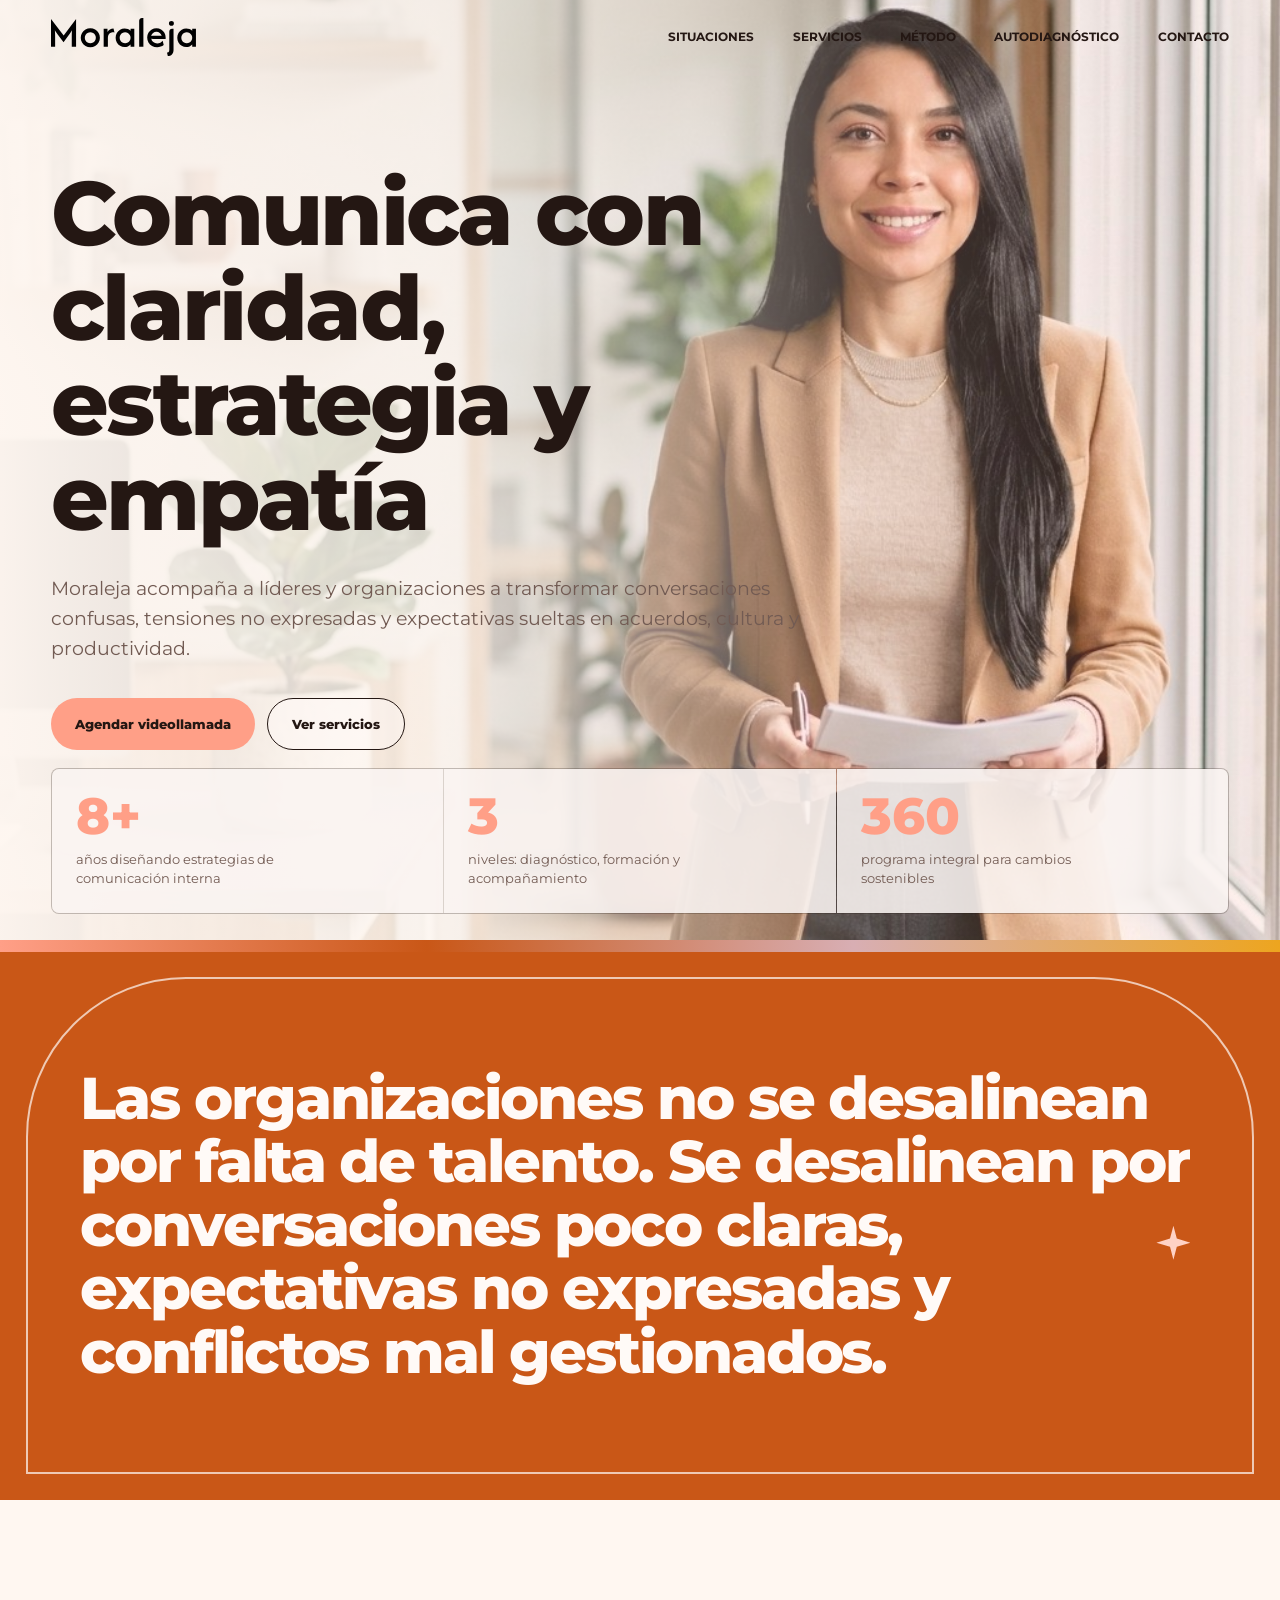
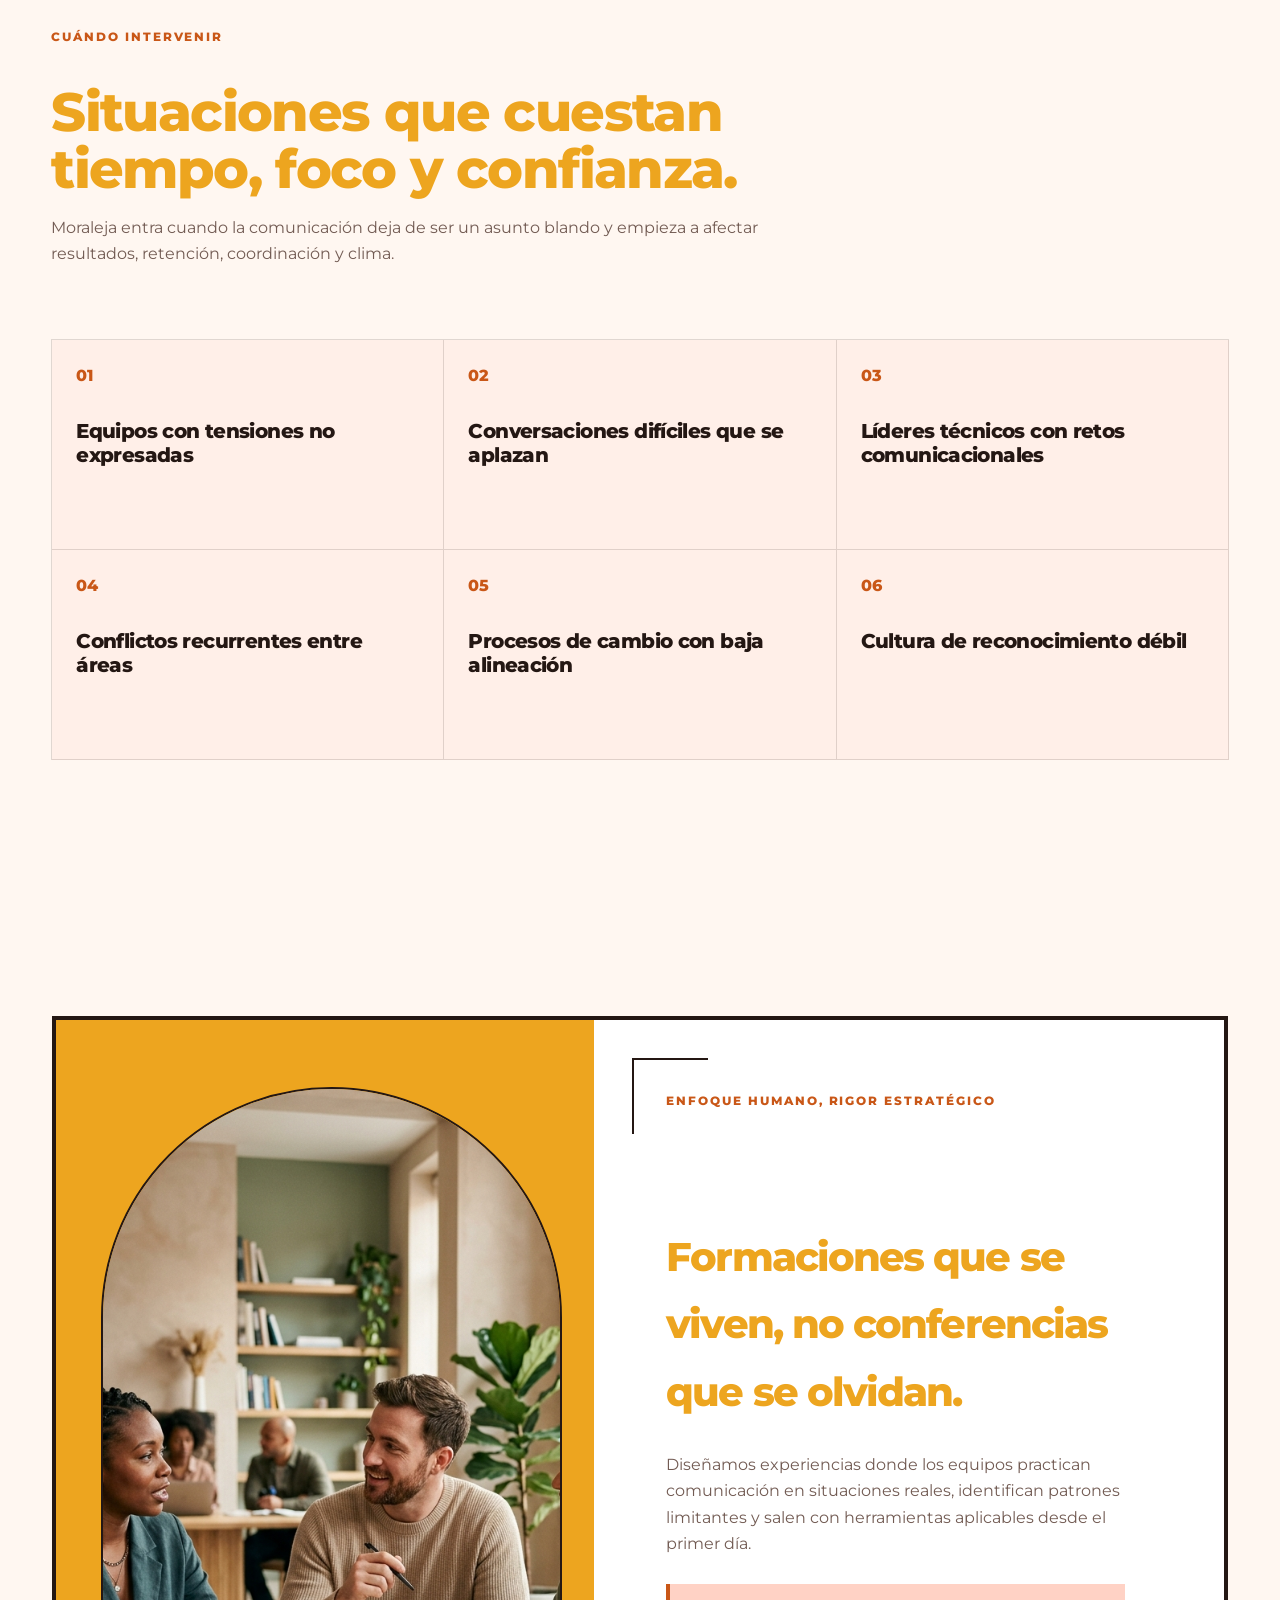
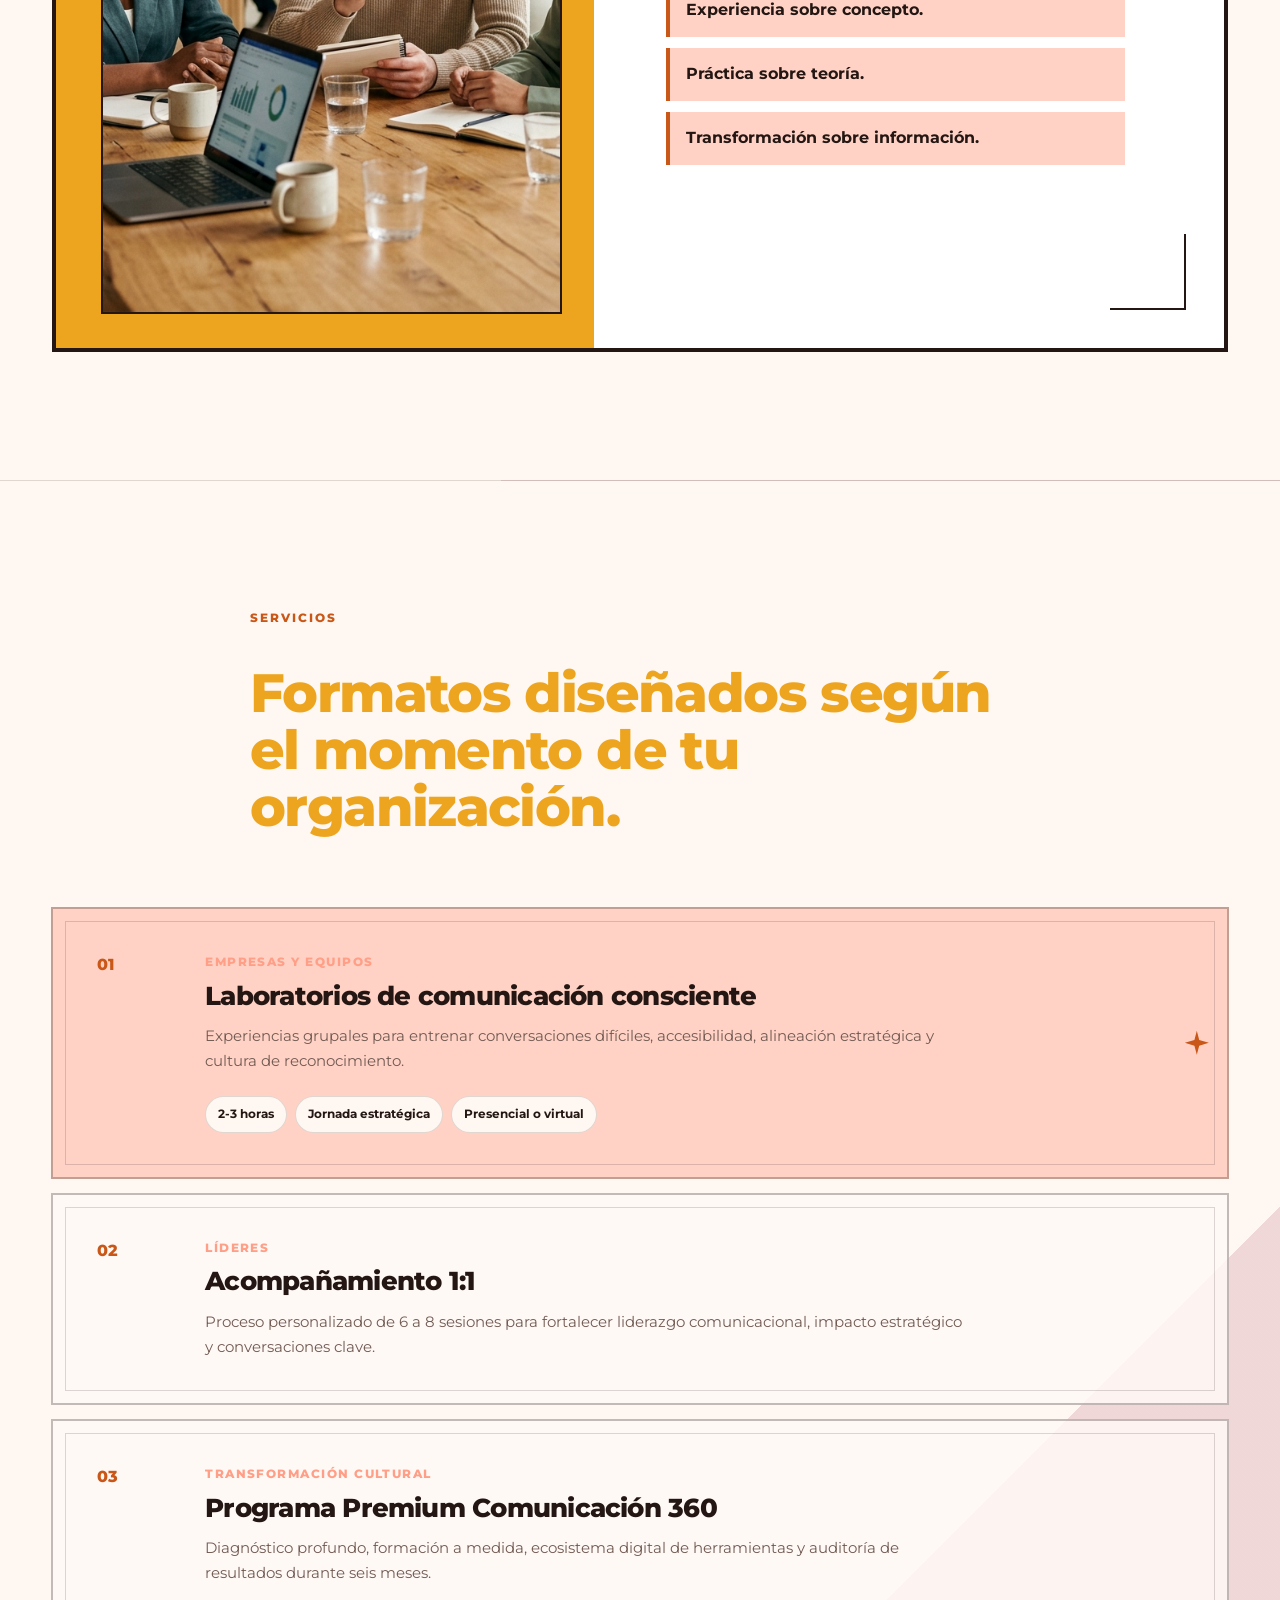
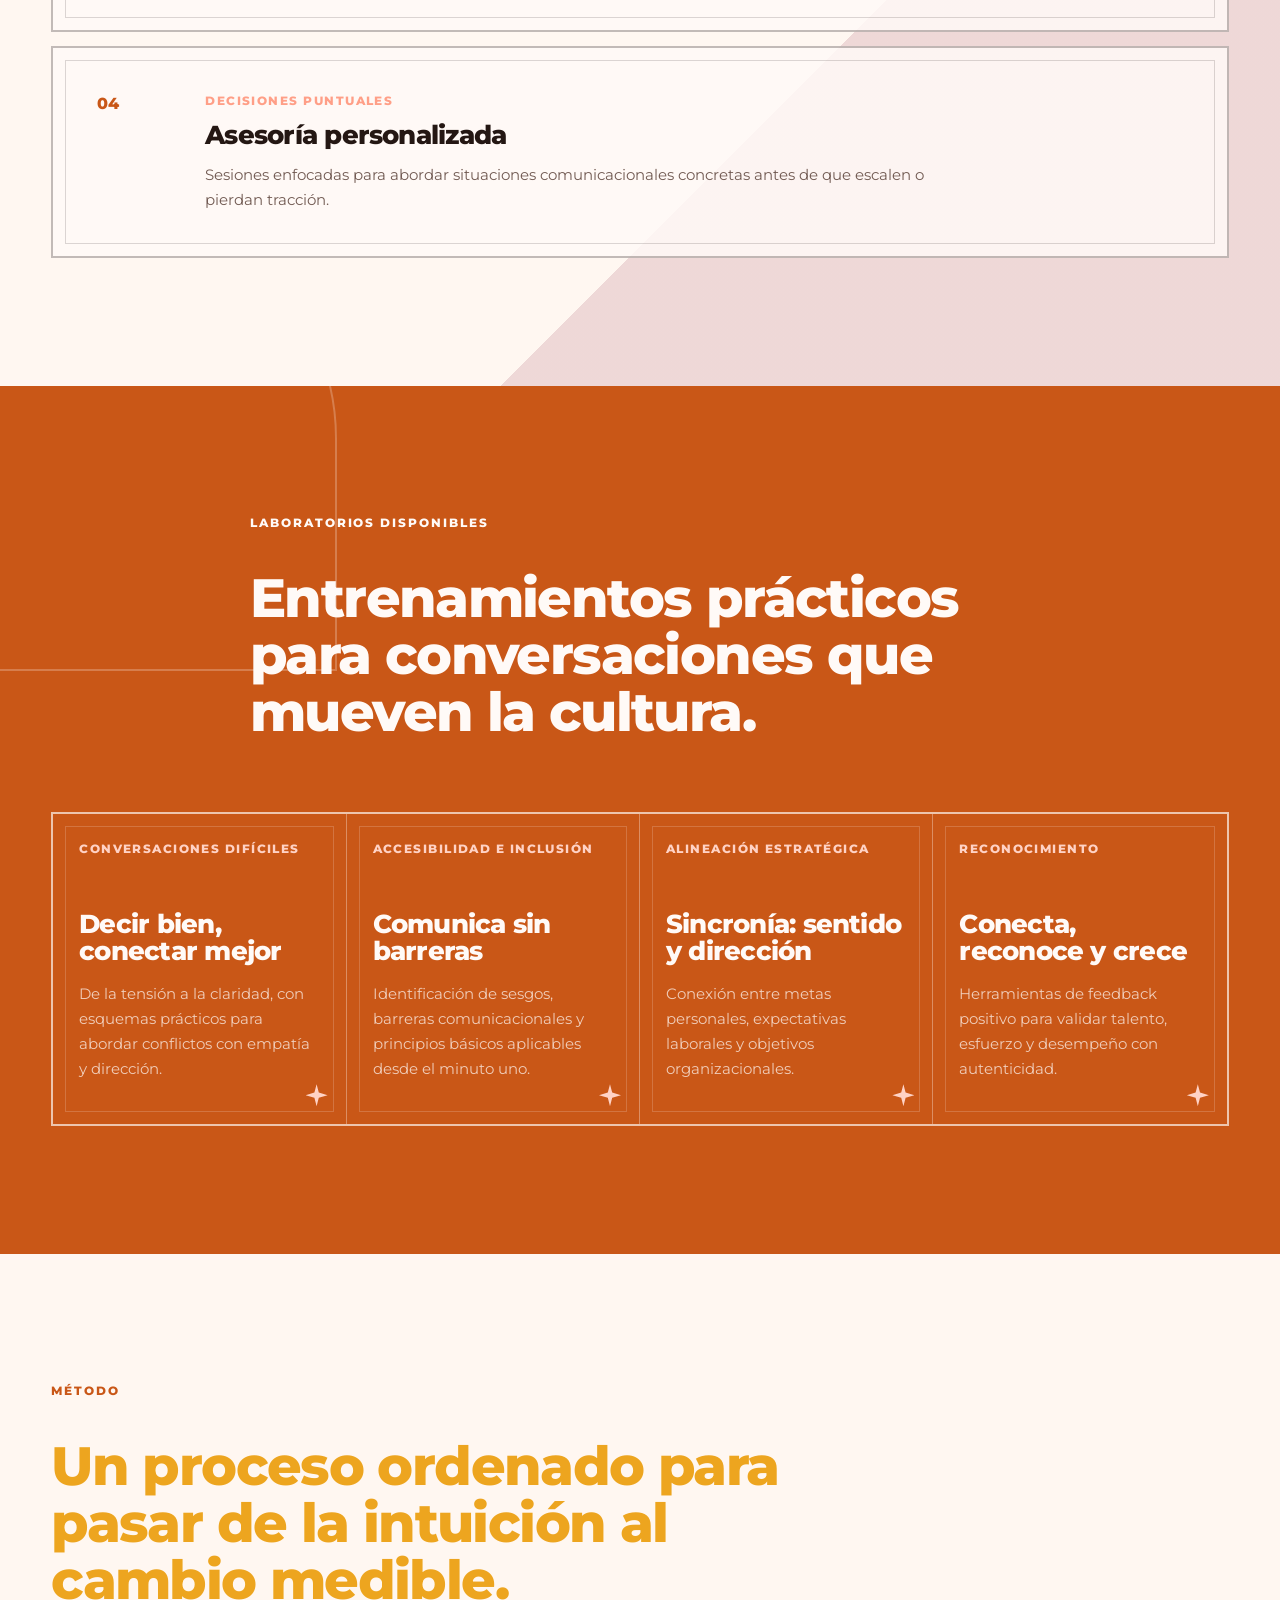
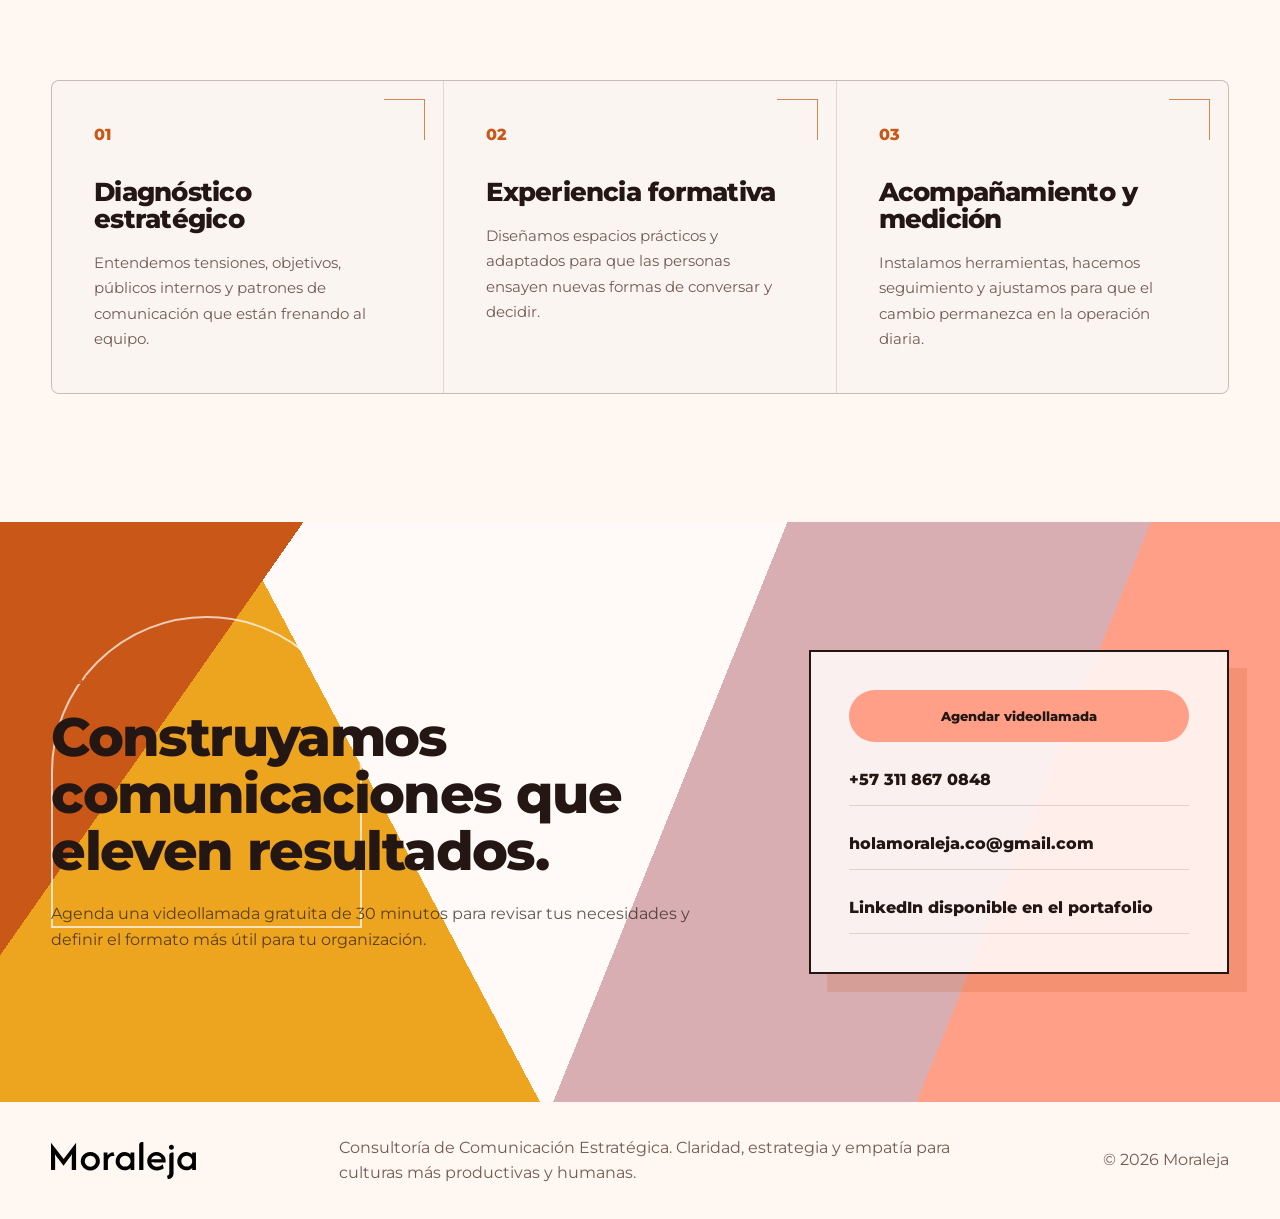
<file: index.html>
<!doctype html>
<html lang="es">
<head>
  <meta charset="UTF-8" />
  <meta name="viewport" content="width=device-width, initial-scale=1.0" />
  <meta name="description" content="Moraleja acompaña a líderes y equipos a comunicar con claridad, estrategia y empatía para construir culturas productivas y humanas." />
  <title>Moraleja | Consultoría de Comunicación Estratégica</title>
  <link rel="preconnect" href="https://fonts.googleapis.com">
  <link rel="preconnect" href="https://fonts.gstatic.com" crossorigin>
  <link href="https://fonts.googleapis.com/css2?family=Montserrat:wght@400;500;600;700;800&display=swap" rel="stylesheet">
  <link rel="stylesheet" href="styles.css" />
</head>
<body>
  <header class="site-header" data-header>
    <a class="brand" href="#inicio" aria-label="Moraleja inicio">
      <img src="images/logo-moraleja.svg" alt="Moraleja" />
    </a>
    <button class="nav-toggle" type="button" data-nav-toggle aria-label="Abrir menú" aria-expanded="false">
      <span></span>
      <span></span>
    </button>
    <nav class="site-nav" data-nav>
      <a href="#situaciones">Situaciones</a>
      <a href="#servicios">Servicios</a>
      <a href="#metodo">Método</a>
      <a href="autodiagnostico-clara-emprendedoras.html">Autodiagnóstico</a>
      <a href="#contacto">Contacto</a>
    </nav>
  </header>

  <main id="inicio">
    <section class="hero">
      <div class="hero-copy" data-reveal>
        <h1>Comunica con claridad, estrategia y empatía</h1>
        <p class="hero-lead">Moraleja acompaña a líderes y organizaciones a transformar conversaciones confusas, tensiones no expresadas y expectativas sueltas en acuerdos, cultura y productividad.</p>
        <div class="hero-actions">
          <a class="btn btn-primary" href="mailto:holamoraleja.co@gmail.com?subject=Quiero%20agendar%20una%20videollamada%20con%20Moraleja">Agendar videollamada</a>
          <a class="btn btn-secondary" href="#servicios">Ver servicios</a>
        </div>
      </div>
      <div class="hero-proof" aria-label="Datos de experiencia">
        <div>
          <strong>8+</strong>
          <span>años diseñando estrategias de comunicación interna</span>
        </div>
        <div>
          <strong>3</strong>
          <span>niveles: diagnóstico, formación y acompañamiento</span>
        </div>
        <div>
          <strong>360</strong>
          <span>programa integral para cambios sostenibles</span>
        </div>
      </div>
    </section>

    <section class="statement section-panel">
      <p data-reveal>Las organizaciones no se desalinean por falta de talento. Se desalinean por conversaciones poco claras, expectativas no expresadas y conflictos mal gestionados.</p>
    </section>

    <section class="section" id="situaciones">
      <div class="section-heading" data-reveal>
        <p class="eyebrow">Cuándo intervenir</p>
        <h2>Situaciones que cuestan tiempo, foco y confianza.</h2>
        <p>Moraleja entra cuando la comunicación deja de ser un asunto blando y empieza a afectar resultados, retención, coordinación y clima.</p>
      </div>
      <div class="issue-grid">
        <article data-reveal><span>01</span><h3>Equipos con tensiones no expresadas</h3></article>
        <article data-reveal><span>02</span><h3>Conversaciones difíciles que se aplazan</h3></article>
        <article data-reveal><span>03</span><h3>Líderes técnicos con retos comunicacionales</h3></article>
        <article data-reveal><span>04</span><h3>Conflictos recurrentes entre áreas</h3></article>
        <article data-reveal><span>05</span><h3>Procesos de cambio con baja alineación</h3></article>
        <article data-reveal><span>06</span><h3>Cultura de reconocimiento débil</h3></article>
      </div>
    </section>

    <section class="section section-split">
      <div class="split-media" data-reveal>
        <div class="split-arch">
          <img src="images/workshop.png" alt="Equipo participando en una sesión de comunicación estratégica" />
        </div>
      </div>
      <div class="split-copy" data-reveal>
        <p class="eyebrow">Enfoque humano, rigor estratégico</p>
        <div class="split-copy-body">
          <h2>Formaciones que se viven, no conferencias que se olvidan.</h2>
          <p>Diseñamos experiencias donde los equipos practican comunicación en situaciones reales, identifican patrones limitantes y salen con herramientas aplicables desde el primer día.</p>
          <ul class="check-list">
            <li>Experiencia sobre concepto.</li>
            <li>Práctica sobre teoría.</li>
            <li>Transformación sobre información.</li>
          </ul>
        </div>
      </div>
    </section>

    <section class="section services" id="servicios">
      <div class="section-heading" data-reveal>
        <p class="eyebrow">Servicios</p>
        <h2>Formatos diseñados según el momento de tu organización.</h2>
      </div>
      <div class="service-list">
        <article class="service-card service-card-featured" data-reveal>
          <div class="service-index">01</div>
          <div>
            <p class="service-type">Empresas y equipos</p>
            <h3>Laboratorios de comunicación consciente</h3>
            <p>Experiencias grupales para entrenar conversaciones difíciles, accesibilidad, alineación estratégica y cultura de reconocimiento.</p>
            <div class="tag-row">
              <span>2-3 horas</span>
              <span>Jornada estratégica</span>
              <span>Presencial o virtual</span>
            </div>
          </div>
        </article>
        <article class="service-card" data-reveal>
          <div class="service-index">02</div>
          <div>
            <p class="service-type">Líderes</p>
            <h3>Acompañamiento 1:1</h3>
            <p>Proceso personalizado de 6 a 8 sesiones para fortalecer liderazgo comunicacional, impacto estratégico y conversaciones clave.</p>
          </div>
        </article>
        <article class="service-card" data-reveal>
          <div class="service-index">03</div>
          <div>
            <p class="service-type">Transformación cultural</p>
            <h3>Programa Premium Comunicación 360</h3>
            <p>Diagnóstico profundo, formación a medida, ecosistema digital de herramientas y auditoría de resultados durante seis meses.</p>
          </div>
        </article>
        <article class="service-card" data-reveal>
          <div class="service-index">04</div>
          <div>
            <p class="service-type">Decisiones puntuales</p>
            <h3>Asesoría personalizada</h3>
            <p>Sesiones enfocadas para abordar situaciones comunicacionales concretas antes de que escalen o pierdan tracción.</p>
          </div>
        </article>
      </div>
    </section>

    <section class="labs-band">
      <div class="section-heading light" data-reveal>
        <p class="eyebrow">Laboratorios disponibles</p>
        <h2>Entrenamientos prácticos para conversaciones que mueven la cultura.</h2>
      </div>
      <div class="labs-grid">
        <article data-reveal>
          <span>Conversaciones difíciles</span>
          <h3>Decir bien, conectar mejor</h3>
          <p>De la tensión a la claridad, con esquemas prácticos para abordar conflictos con empatía y dirección.</p>
        </article>
        <article data-reveal>
          <span>Accesibilidad e inclusión</span>
          <h3>Comunica sin barreras</h3>
          <p>Identificación de sesgos, barreras comunicacionales y principios básicos aplicables desde el minuto uno.</p>
        </article>
        <article data-reveal>
          <span>Alineación estratégica</span>
          <h3>Sincronía: sentido y dirección</h3>
          <p>Conexión entre metas personales, expectativas laborales y objetivos organizacionales.</p>
        </article>
        <article data-reveal>
          <span>Reconocimiento</span>
          <h3>Conecta, reconoce y crece</h3>
          <p>Herramientas de feedback positivo para validar talento, esfuerzo y desempeño con autenticidad.</p>
        </article>
      </div>
    </section>

    <section class="section method" id="metodo">
      <div class="section-heading" data-reveal>
        <p class="eyebrow">Método</p>
        <h2>Un proceso ordenado para pasar de la intuición al cambio medible.</h2>
      </div>
      <div class="timeline">
        <article data-reveal>
          <span>01</span>
          <h3>Diagnóstico estratégico</h3>
          <p>Entendemos tensiones, objetivos, públicos internos y patrones de comunicación que están frenando al equipo.</p>
        </article>
        <article data-reveal>
          <span>02</span>
          <h3>Experiencia formativa</h3>
          <p>Diseñamos espacios prácticos y adaptados para que las personas ensayen nuevas formas de conversar y decidir.</p>
        </article>
        <article data-reveal>
          <span>03</span>
          <h3>Acompañamiento y medición</h3>
          <p>Instalamos herramientas, hacemos seguimiento y ajustamos para que el cambio permanezca en la operación diaria.</p>
        </article>
      </div>
    </section>

    <section class="cta-section" id="contacto">
      <div data-reveal>
        <p class="eyebrow">Hablemos</p>
        <h2>Construyamos comunicaciones que eleven resultados.</h2>
        <p>Agenda una videollamada gratuita de 30 minutos para revisar tus necesidades y definir el formato más útil para tu organización.</p>
      </div>
      <div class="contact-card" data-reveal>
        <a class="btn btn-primary" href="mailto:holamoraleja.co@gmail.com?subject=Videollamada%20gratuita%20Moraleja">Agendar videollamada</a>
        <a href="tel:+573118670848">+57 311 867 0848</a>
        <a href="mailto:holamoraleja.co@gmail.com">holamoraleja.co@gmail.com</a>
        <span class="contact-item">LinkedIn disponible en el portafolio</span>
      </div>
    </section>
  </main>

  <footer class="site-footer">
    <a class="brand" href="#inicio">
      <img src="images/logo-moraleja.svg" alt="Moraleja" />
    </a>
    <p>Consultoría de Comunicación Estratégica. Claridad, estrategia y empatía para culturas más productivas y humanas.</p>
    <span>© 2026 Moraleja</span>
  </footer>

  <script src="app.js"></script>
</body>
</html>
</file>
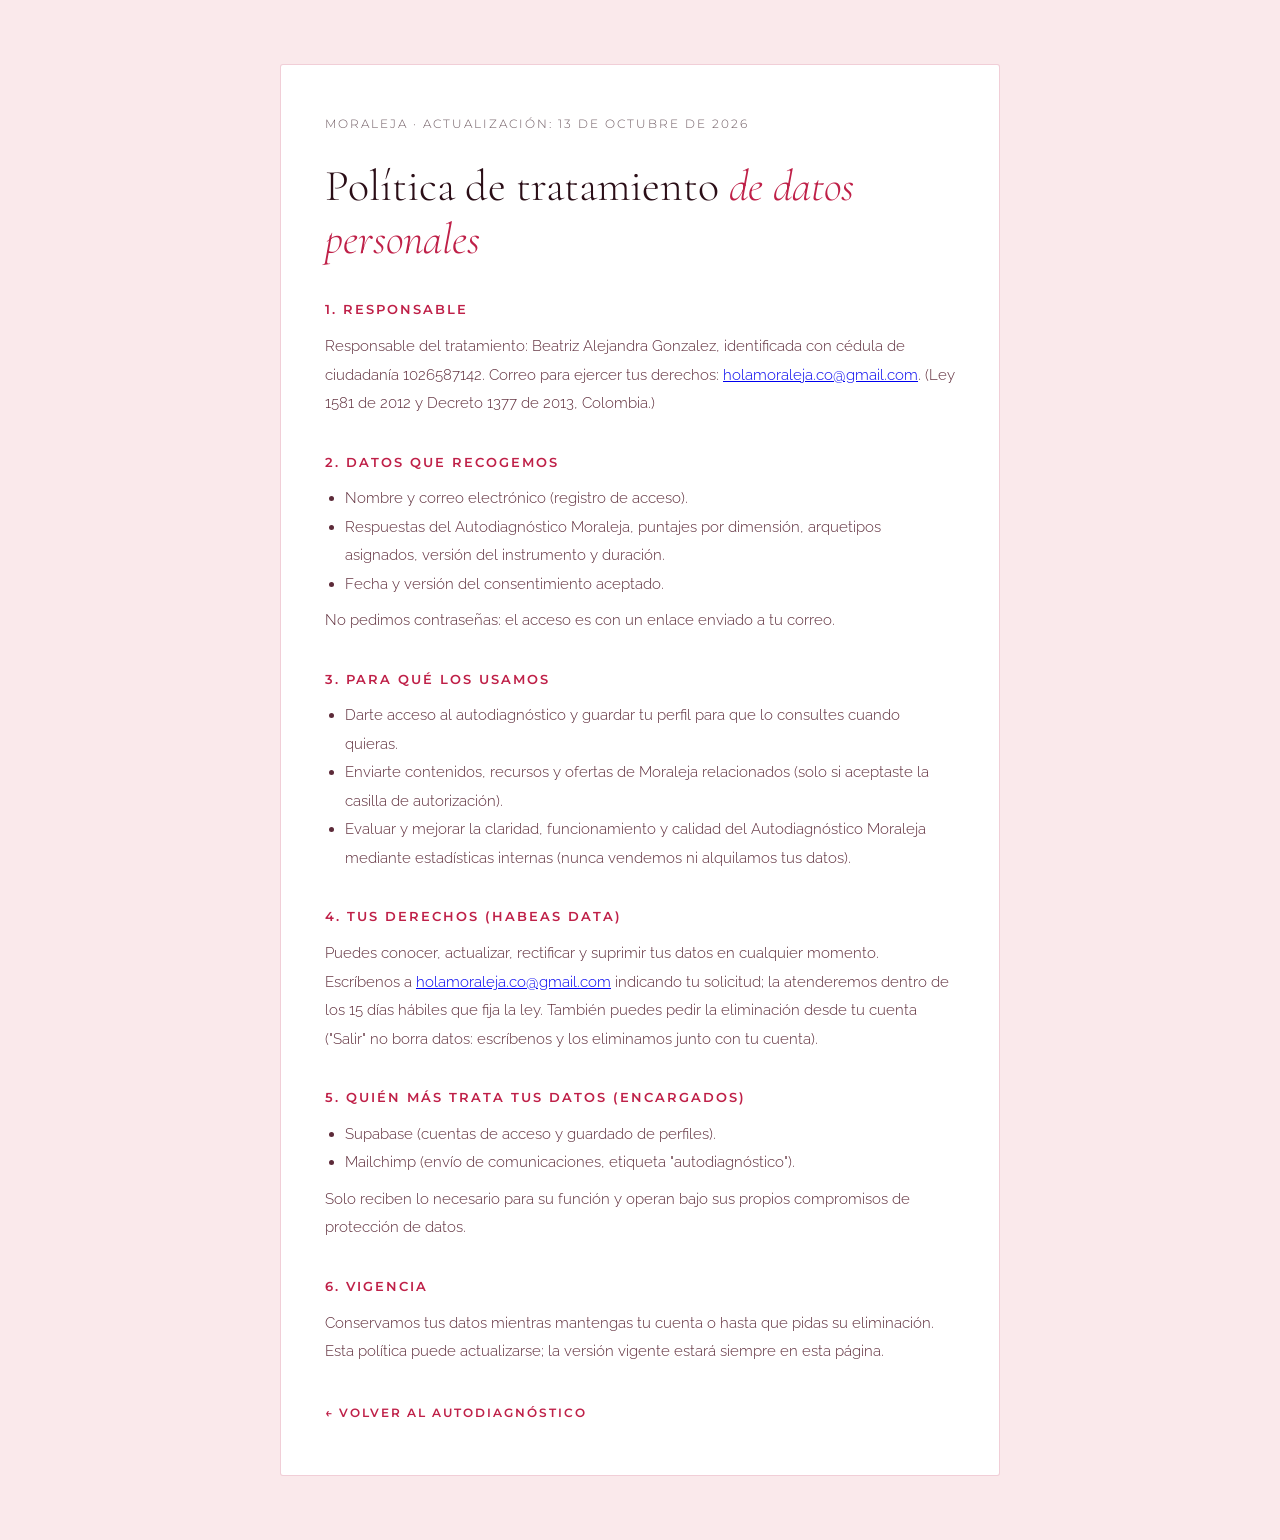
<file: politica-datos.html>
<!DOCTYPE html>
<html lang="es">
<head>
<meta charset="UTF-8" />
<meta name="viewport" content="width=device-width, initial-scale=1.0" />
<title>Política de Tratamiento de Datos · Moraleja</title>
<link href="https://fonts.googleapis.com/css2?family=Cormorant+Garamond:ital,wght@0,300;0,400;0,600&family=Montserrat:wght@400;500;600&family=Raleway:wght@300;400;500&display=swap" rel="stylesheet">
<style>
:root{--rust:#BF2048;--gold:#EDB548;--bg:#FAE9EB;--surface:#fff;--ink:#2B0E17;--ink2:#5C2A38;--muted:rgba(43,14,23,.68);--border:rgba(191,32,72,.22);}
*{margin:0;padding:0;box-sizing:border-box;}
body{background:var(--bg);color:var(--ink);font-family:'Raleway',sans-serif;font-weight:300;line-height:1.9;padding:64px 24px;}
main{max-width:720px;margin:0 auto;background:var(--surface);border:1.5px solid var(--border);border-radius:3px;padding:48px 44px;}
h1{font-family:'Cormorant Garamond',serif;font-weight:300;font-size:clamp(30px,4vw,44px);line-height:1.2;margin-bottom:8px;}
h1 em{font-style:italic;color:var(--rust);}
h2{font-family:'Montserrat',sans-serif;font-size:13px;font-weight:600;letter-spacing:2px;text-transform:uppercase;color:var(--rust);margin:32px 0 10px;}
p,li{font-size:15px;color:var(--ink2);}
ul{margin:8px 0 8px 20px;}
.dato{background:#FCF0F1;border:1px dashed rgba(191,32,72,.35);border-radius:2px;padding:2px 8px;font-weight:500;white-space:nowrap;}
.back{display:inline-block;margin-top:36px;font-family:'Montserrat',sans-serif;font-size:12px;font-weight:600;letter-spacing:2px;text-transform:uppercase;color:var(--rust);text-decoration:none;}
.updated{font-size:12px;color:var(--muted);letter-spacing:2px;text-transform:uppercase;margin-bottom:24px;font-family:'Montserrat',sans-serif;}
@media(max-width:600px){main{padding:32px 24px;}}
</style>
</head>
<body>
<main>
  <p class="updated">Moraleja · Actualización: 13 de octubre de 2026</p>
  <h1>Política de tratamiento <em>de datos personales</em></h1>

  <h2>1. Responsable</h2>
  <p>Responsable del tratamiento: Beatriz Alejandra Gonzalez, identificada con cédula de ciudadanía 1026587142. Correo para ejercer tus derechos: <a href="mailto:holamoraleja.co@gmail.com">holamoraleja.co@gmail.com</a>. (Ley 1581 de 2012 y Decreto 1377 de 2013, Colombia.)</p>

  <h2>2. Datos que recogemos</h2>
  <ul>
    <li>Nombre y correo electrónico (registro de acceso).</li>
    <li>Respuestas del Autodiagnóstico Moraleja, puntajes por dimensión, arquetipos asignados, versión del instrumento y duración.</li>
    <li>Fecha y versión del consentimiento aceptado.</li>
  </ul>
  <p>No pedimos contraseñas: el acceso es con un enlace enviado a tu correo.</p>

  <h2>3. Para qué los usamos</h2>
  <ul>
    <li>Darte acceso al autodiagnóstico y guardar tu perfil para que lo consultes cuando quieras.</li>
    <li>Enviarte contenidos, recursos y ofertas de Moraleja relacionados (solo si aceptaste la casilla de autorización).</li>
    <li>Evaluar y mejorar la claridad, funcionamiento y calidad del Autodiagnóstico Moraleja mediante estadísticas internas (nunca vendemos ni alquilamos tus datos).</li>
  </ul>

  <h2>4. Tus derechos (habeas data)</h2>
  <p>Puedes conocer, actualizar, rectificar y suprimir tus datos en cualquier momento. Escríbenos a <a href="mailto:holamoraleja.co@gmail.com">holamoraleja.co@gmail.com</a> indicando tu solicitud; la atenderemos dentro de los 15 días hábiles que fija la ley. También puedes pedir la eliminación desde tu cuenta ("Salir" no borra datos: escríbenos y los eliminamos junto con tu cuenta).</p>

  <h2>5. Quién más trata tus datos (encargados)</h2>
  <ul>
    <li>Supabase (cuentas de acceso y guardado de perfiles).</li>
    <li>Mailchimp (envío de comunicaciones, etiqueta "autodiagnóstico").</li>
  </ul>
  <p>Solo reciben lo necesario para su función y operan bajo sus propios compromisos de protección de datos.</p>

  <h2>6. Vigencia</h2>
  <p>Conservamos tus datos mientras mantengas tu cuenta o hasta que pidas su eliminación. Esta política puede actualizarse; la versión vigente estará siempre en esta página.</p>

  <a class="back" href="autodiagnostico-clara-emprendedoras.html">← Volver al autodiagnóstico</a>
</main>
</body>
</html>
</file>
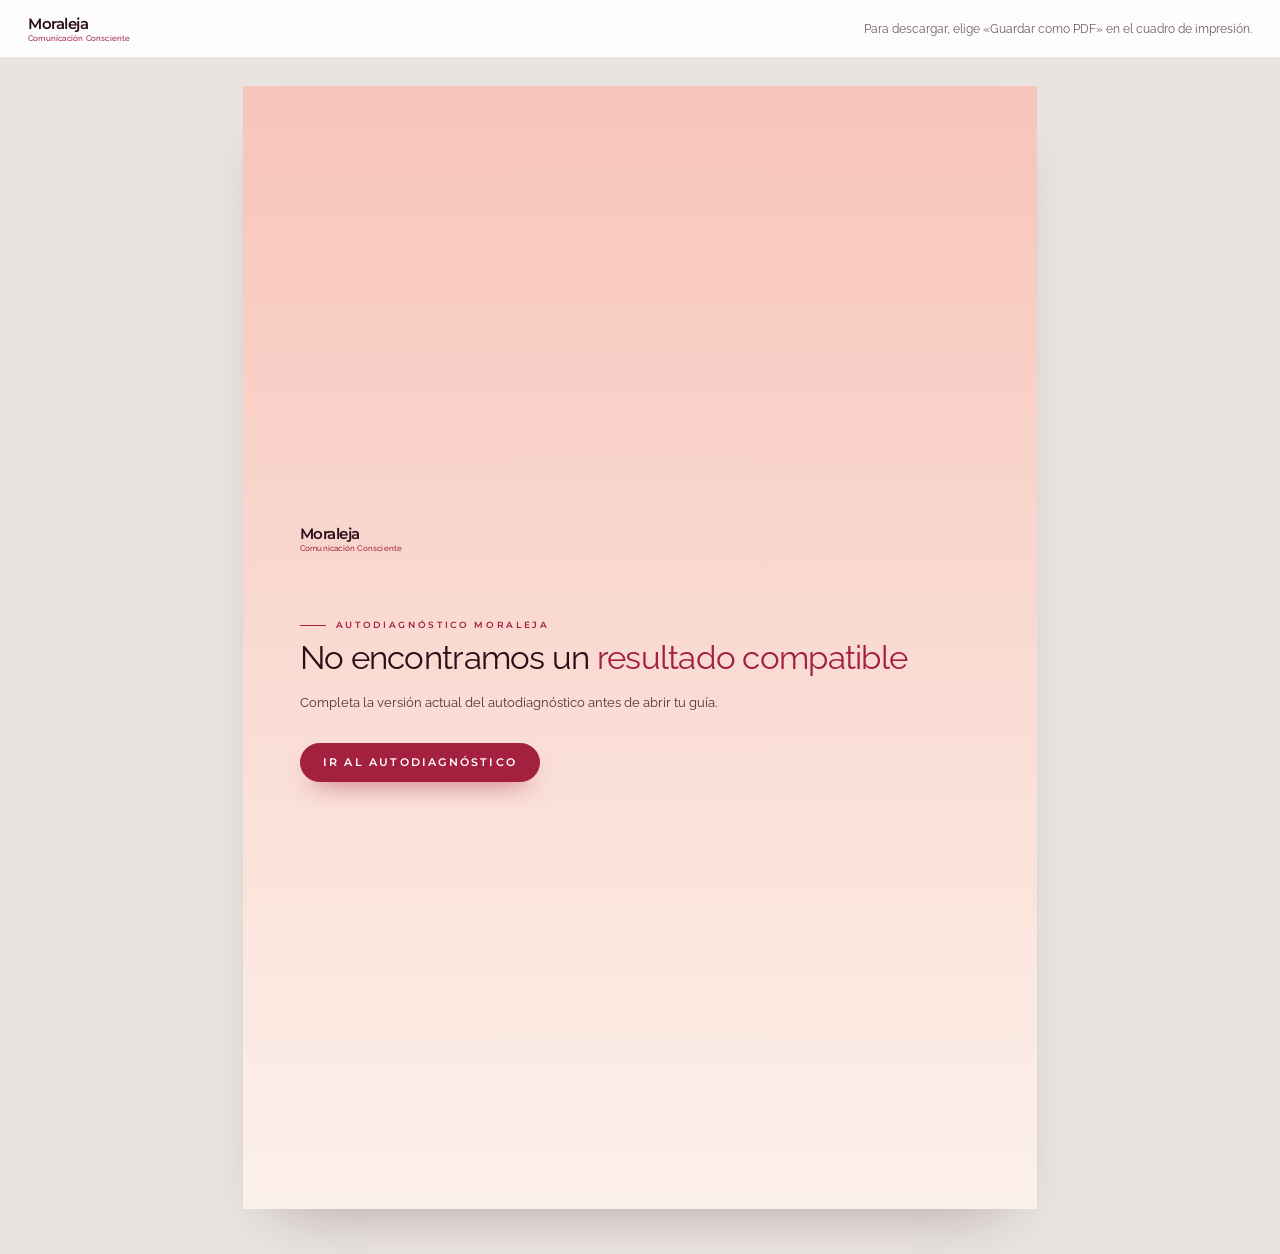
<file: reporte-clara.html>
<!doctype html>
<html lang="es">
<head>
  <meta charset="UTF-8">
  <meta name="viewport" content="width=device-width, initial-scale=1.0">
  <title>Mi guía · Autodiagnóstico Moraleja</title>
  <link rel="preconnect" href="https://fonts.googleapis.com">
  <link rel="preconnect" href="https://fonts.gstatic.com" crossorigin>
  <link href="https://fonts.googleapis.com/css2?family=Cormorant+Garamond:ital,wght@0,600;1,400;1,600&family=Montserrat:wght@500;600&family=Raleway:wght@300;400;500;600&display=swap" rel="stylesheet">
  <style>
    :root{--ink:#2B0E17;--ink2:#5C2A38;--muted:rgba(43,14,23,.68);--line:rgba(43,14,23,.09);
      --a-bg:#F7C4BA;--a-bg2:#FCF1EA;--a-deep:#A3203F;--a-shadow:rgba(163,32,63,.33);--a-tint:rgba(163,32,63,.08);}
    *{box-sizing:border-box;margin:0;padding:0}
    html,body{-webkit-print-color-adjust:exact;print-color-adjust:exact}
    body{background:#E9E3E1;color:var(--ink);font-family:'Raleway',sans-serif;-webkit-font-smoothing:antialiased}
    img{display:block}

    /* ── Toolbar (solo pantalla) ── */
    .toolbar{position:sticky;top:0;z-index:5;display:flex;align-items:center;justify-content:space-between;gap:16px;flex-wrap:wrap;padding:14px 28px;background:rgba(255,255,255,.92);-webkit-backdrop-filter:blur(10px);backdrop-filter:blur(10px);border-bottom:1px solid var(--line)}
    .toolbar-hint{font-size:12px;color:var(--muted)}
    .toolbar-actions{display:flex;gap:10px;flex-wrap:wrap}
    .tb-btn{display:inline-flex;align-items:center;gap:8px;padding:12px 22px;border-radius:999px;border:1.5px solid var(--a-deep);font:600 10.5px 'Montserrat',sans-serif;letter-spacing:2.2px;text-transform:uppercase;cursor:pointer;text-decoration:none;transition:transform .2s ease}
    .tb-btn:hover{transform:translateY(-1px)}
    .tb-btn:focus-visible{outline:2px solid var(--a-deep);outline-offset:3px}
    .tb-btn.solid{background:var(--a-deep);color:#fff;box-shadow:0 12px 26px -14px var(--a-deep)}
    .tb-btn.ghost{background:transparent;color:var(--a-deep)}

    /* ── Marca ── */
    .brand{display:flex;flex-direction:column;line-height:1.1}
    .brand b{font:600 15px 'Montserrat',sans-serif;letter-spacing:-.5px;color:var(--ink)}
    .brand i{font:normal 500 8px 'Raleway',sans-serif;letter-spacing:.2px;color:var(--a-deep)}

    /* ── Página A4 ── */
    .report{width:210mm;margin:28px auto 40px}
    .page{--k:1;position:relative;width:210mm;height:297mm;margin:0 auto 12mm;padding:13mm 15mm 10mm;display:flex;flex-direction:column;overflow:hidden;background:var(--a-bg2);font-size:calc(13px * var(--k));box-shadow:0 30px 60px -36px rgba(43,14,23,.35);page-break-after:always;break-after:page}
    .page:last-child{page-break-after:auto;break-after:auto}
    .page>*{flex-shrink:0}
    .pg-head{display:flex;justify-content:space-between;align-items:center;gap:12px;margin-bottom:8mm}
    .pg-tag{font:600 8.5px 'Montserrat',sans-serif;letter-spacing:2.6px;text-transform:uppercase;color:var(--a-deep);opacity:.8}
    .pg-foot{margin-top:auto;padding-top:4mm;display:flex;justify-content:space-between;gap:12px;border-top:1px solid var(--line);font:500 8px 'Montserrat',sans-serif;letter-spacing:1.6px;text-transform:uppercase;color:var(--muted)}
    .pg-foot b{font-weight:600;color:var(--a-deep)}

    .kicker{display:inline-flex;align-items:center;gap:10px;font:600 .68em/1 'Montserrat',sans-serif;letter-spacing:.3em;text-transform:uppercase;color:var(--a-deep);margin-bottom:1.2em}
    .kicker::before{content:'';width:26px;height:1.5px;background:currentColor}
    .h2{font:400 2.55em/1.1 'Raleway',sans-serif;letter-spacing:-.022em;color:var(--ink);margin-bottom:.45em}
    .h2 em{font-style:normal;color:var(--a-deep)}
    .intro{font-size:.98em;line-height:1.65;color:var(--ink2);max-width:150mm}

    .card{background:#fff;border-radius:24px;padding:5.5mm 6mm 6mm;border:1px solid rgba(43,14,23,.06);box-shadow:0 22px 44px -34px var(--a-shadow)}
    .card.tinted{background:var(--a-bg);border-color:transparent;box-shadow:none}
    .tag{display:inline-block;background:var(--a-tint);color:var(--a-deep);padding:.62em 1.05em;border-radius:999px;font:600 .62em/1 'Montserrat',sans-serif;letter-spacing:.2em;text-transform:uppercase;margin-bottom:1em}
    .tinted .tag{background:rgba(255,255,255,.62)}
    .card-title{font:500 1.3em/1.2 'Raleway',sans-serif;letter-spacing:-.008em;color:var(--ink);margin-bottom:.75em}
    ul.dash{list-style:none;display:flex;flex-direction:column;gap:.6em}
    ul.dash li{display:flex;gap:.7em;align-items:flex-start;font-size:.9em;line-height:1.6;color:var(--ink2)}
    ul.dash li::before{content:'—';color:var(--a-deep);flex-shrink:0}

    .arch{position:relative;border-radius:999px 999px 34px 34px;overflow:hidden;background:var(--a-bg);box-shadow:0 0 0 9px #fff,0 40px 70px -36px var(--a-shadow)}
    .arch img{width:100%;height:100%;object-fit:cover;transform:scale(1.06)}
    .arch.sm{border-radius:999px 999px 14px 14px;box-shadow:0 0 0 5px #fff,0 18px 30px -18px var(--a-shadow)}

    .lines{display:flex;flex-direction:column}
    .lines span{display:block;height:2.55em;border-bottom:1px solid rgba(43,14,23,.2)}
    .ws-label{font:600 .6em/1 'Montserrat',sans-serif;letter-spacing:.22em;text-transform:uppercase;color:var(--a-deep);margin-bottom:.4em}

    /* ── 1 · Portada ── */
    .p-cover{background:radial-gradient(110% 60% at 85% 6%,rgba(255,255,255,.62) 0%,transparent 55%),linear-gradient(180deg,var(--a-bg) 0%,var(--a-bg) 38%,var(--a-bg2) 100%)}
    .p-cover .brand b{font-size:19px}
    .p-cover .brand i{font-size:9.5px}
    .cv-eyebrow{display:inline-flex;align-items:center;gap:12px;font:600 .72em/1 'Montserrat',sans-serif;letter-spacing:.32em;text-transform:uppercase;color:var(--a-deep);margin-bottom:1.3em}
    .cv-eyebrow::before{content:'';width:30px;height:1.5px;background:currentColor}
    .cv-eres{font:300 2.2em/1 'Raleway',sans-serif;letter-spacing:-.01em;color:var(--ink2)}
    .cv-name{font:400 5.7em/.98 'Raleway',sans-serif;letter-spacing:-.035em;color:var(--a-deep);margin:.1em 0 .28em}
    .cv-sub{font:400 1.22em/1.55 'Raleway',sans-serif;color:var(--ink2);max-width:128mm}
    .cv-stage{position:relative;flex:1 1 auto;flex-shrink:1;min-height:96mm;margin-top:4mm}
    .cv-archwrap{position:absolute;top:7mm;bottom:3mm;right:6mm;aspect-ratio:3/4}
    .cv-ring{position:absolute;inset:0;border:1.5px solid var(--a-deep);opacity:.24;border-radius:999px 999px 34px 34px;transform:translate(6mm,-6mm)}
    .cv-archwrap .arch{position:absolute;inset:0}
    .cv-dot{position:absolute;border-radius:50%;background:var(--a-deep);opacity:.16}
    .cv-dot.d1{width:13px;height:13px;top:6%;left:46%}
    .cv-dot.d2{width:8px;height:8px;top:22%;left:40%}
    .cv-dot.d3{width:20px;height:20px;bottom:4%;left:52%;opacity:.1}
    .cv-voice{position:absolute;left:0;bottom:12mm;width:86mm;z-index:2;display:flex;flex-direction:column;align-items:flex-start;gap:12mm}
    .cv-bubble{position:relative;width:100%;padding:6mm 7mm 6.5mm;background:rgba(255,255,255,.9);border:1px solid #fff;border-radius:26px;font:italic 400 2.05em/1.2 'Cormorant Garamond',serif;color:var(--ink);box-shadow:0 26px 50px -28px var(--a-shadow)}
    .cv-bubble::before,.cv-bubble::after{content:'';position:absolute;border-radius:50%;background:rgba(255,255,255,.9);border:1px solid #fff}
    .cv-bubble::before{width:18px;height:18px;right:-9mm;top:-3mm}
    .cv-bubble::after{width:10px;height:10px;right:-15mm;top:-8mm}
    .cv-bubble-label{display:block;font:normal 600 .3em/1 'Montserrat',sans-serif;letter-spacing:.3em;text-transform:uppercase;color:var(--a-deep);margin-bottom:1.1em}
    .chip{display:inline-flex;align-items:center;gap:6px;font:500 .78em/1 'Montserrat',sans-serif;letter-spacing:.03em;color:var(--ink2);background:rgba(255,255,255,.6);border:1px solid rgba(255,255,255,.95);border-radius:999px;padding:.85em 1.3em}
    .chip strong{font-weight:600;color:var(--a-deep)}
    .cv-meta{display:flex;gap:10mm;margin-top:6mm;padding-top:5mm;border-top:1px solid rgba(43,14,23,.1)}
    .cv-meta div{display:flex;flex-direction:column;gap:5px}
    .cv-meta span{font:600 7.5px 'Montserrat',sans-serif;letter-spacing:2.2px;text-transform:uppercase;color:var(--a-deep)}
    .cv-meta strong{font:500 12px 'Raleway',sans-serif;color:var(--ink)}

    /* ── 2 · Diálogo interno ── */
    .dl-grid{display:grid;grid-template-columns:minmax(0,1fr) 60mm;gap:6mm;align-items:start}
    .lead{font:400 1.4em/1.45 'Cormorant Garamond',serif;font-style:normal;color:var(--ink);margin-bottom:5mm}
    ul.voices{list-style:none;display:flex;flex-wrap:wrap;gap:.6em}
    ul.voices li{font:italic 400 1.42em/1.28 'Cormorant Garamond',serif;color:var(--ink);background:rgba(255,255,255,.72);border-radius:16px;padding:.5em .85em}
    .facts{background:#fff;border-radius:28px;overflow:hidden;border:1px solid rgba(43,14,23,.06);box-shadow:0 30px 60px -40px var(--a-shadow)}
    .fact{padding:5mm 5.5mm;border-bottom:1px solid var(--line)}
    .fact:last-child{border-bottom:none}
    .fact-label{font:600 .62em/1 'Montserrat',sans-serif;letter-spacing:.24em;text-transform:uppercase;color:var(--a-deep);margin-bottom:.9em}
    .fact-value{font:500 1.15em/1.3 'Raleway',sans-serif;color:var(--ink)}
    .fact-note{font-size:.84em;line-height:1.6;color:var(--muted);margin-top:.45em}
    .fact.highlight{background:var(--a-deep);border-bottom:none}
    .fact.highlight .fact-label{color:rgba(255,255,255,.75)}
    .fact.highlight .fact-value{font:italic 400 1.75em/1.2 'Cormorant Garamond',serif;color:#fff}
    .ally{display:flex;gap:4mm;align-items:center;margin-bottom:.6em}
    .ally .arch{width:17mm;height:22.7mm;flex-shrink:0}
    .two{display:grid;grid-template-columns:1fr 1fr;gap:5mm;margin-top:5mm}

    /* ── 3 · Mapa ── */
    .p-map{background:#fff}
    .map-top{display:grid;grid-template-columns:minmax(0,1fr) 34mm;gap:8mm;align-items:end;margin-bottom:6mm}
    .map-top .arch{width:34mm;height:45.3mm;transform:rotate(3deg)}
    .map-focus{display:grid;grid-template-columns:1fr 1fr;gap:4mm;margin-bottom:5mm}
    .map-focus .card{padding:4.5mm 5.5mm}
    .map-focus .fact-value{font-size:1.2em}
    .dim{display:grid;grid-template-columns:14mm 47mm minmax(0,1fr);gap:6mm;align-items:center;padding:6mm 0;border-top:1px solid var(--line)}
    .dim:last-of-type{border-bottom:1px solid var(--line)}
    .dim-letter{width:13mm;height:13mm;border-radius:50%;display:grid;place-items:center;background:var(--a-bg);color:var(--a-deep);font:600 1.95em/1 'Cormorant Garamond',serif}
    .dim-name{font:600 .74em/1 'Montserrat',sans-serif;letter-spacing:.24em;text-transform:uppercase;color:var(--ink);margin-bottom:.55em}
    .dim-band{font:italic 400 1.45em/1.1 'Cormorant Garamond',serif;color:var(--a-deep)}
    .dim-bar{height:2mm;border-radius:999px;background:var(--a-tint);overflow:hidden;margin-bottom:.8em}
    .dim-bar span{display:block;height:100%;border-radius:999px;background:var(--a-deep)}
    .dim-insight{font-size:.88em;line-height:1.6;color:var(--muted)}
    .legend{display:grid;grid-template-columns:repeat(3,1fr);gap:4mm;margin-top:6mm}
    .legend div{background:var(--a-bg2);border-radius:18px;padding:4mm 4.5mm}
    .legend b{display:block;font:italic 600 1.2em/1.2 'Cormorant Garamond',serif;color:var(--a-deep);margin-bottom:.3em}
    .legend p{font-size:.8em;line-height:1.55;color:var(--ink2)}

    /* ── 4 · Ruta práctica ── */
    .p-route{background:linear-gradient(180deg,var(--a-bg2) 0%,var(--a-bg2) 45%,var(--a-bg) 100%)}
    .tools{display:flex;flex-direction:column;gap:4.5mm;margin-top:5mm}
    .tool{display:grid;grid-template-columns:minmax(0,1.15fr) minmax(0,.85fr);gap:6mm;padding:5.5mm 6mm}
    .tool-head{display:flex;gap:4mm;align-items:flex-start;margin-bottom:.8em}
    .tool-num{font:italic 400 2.9em/.9 'Cormorant Garamond',serif;color:var(--a-deep);opacity:.4}
    .tool-label{font:600 .62em/1 'Montserrat',sans-serif;letter-spacing:.24em;text-transform:uppercase;color:var(--a-deep);margin-bottom:.6em}
    .tool-name{font:500 1.3em/1.2 'Raleway',sans-serif;letter-spacing:-.008em;color:var(--ink)}
    .tool-sub{font-size:.74em;letter-spacing:.05em;color:var(--muted);margin-top:.35em}
    .tool-intro{font-size:.88em;line-height:1.6;color:var(--ink2);margin-bottom:.8em}
    ol.steps{list-style:none;display:flex;flex-direction:column;gap:.55em}
    ol.steps li{display:flex;gap:.75em;align-items:flex-start;font-size:.86em;line-height:1.5;color:var(--ink2)}
    .step-dot{width:1.85em;height:1.85em;border-radius:50%;background:var(--a-bg);color:var(--a-deep);font:600 .82em/1 'Montserrat',sans-serif;display:grid;place-items:center;flex-shrink:0}
    .ws{background:var(--a-bg2);border-radius:18px;padding:4mm 4.5mm}
    .tracker{display:flex;flex-direction:column}
    .tracker div{display:grid;grid-template-columns:auto 1.25em 1fr;gap:.7em;align-items:end;height:2.35em}
    .tracker b{font:600 .62em/1.6 'Montserrat',sans-serif;letter-spacing:.14em;text-transform:uppercase;color:var(--a-deep);width:3.8em}
    .tracker i{width:1.15em;height:1.15em;border:1.5px solid var(--a-deep);border-radius:50%;opacity:.6;margin-bottom:.15em}
    .tracker u{display:block;border-bottom:1px solid rgba(43,14,23,.2);height:100%}
    .script{background:var(--a-bg);border-radius:18px;padding:4.5mm 5mm;font:italic 400 1.38em/1.42 'Cormorant Garamond',serif;color:var(--ink)}

    /* ── 5 · Cierre ── */
    .p-close{background:linear-gradient(180deg,var(--a-bg2) 0%,var(--a-bg2) 40%,var(--a-bg) 100%)}
    .growth{display:grid;grid-template-columns:repeat(3,1fr);gap:4mm;margin-top:3mm}
    .growth .card{padding:5mm 5mm 5.5mm}
    .growth p{font-size:.92em;line-height:1.6;color:var(--ink2)}
    .growth .growth-num{font:italic 400 2.7em/1 'Cormorant Garamond',serif;color:var(--a-deep);opacity:.45;margin-bottom:.3em}
    .reflect{margin-top:4.5mm;display:grid;grid-template-columns:1fr 1fr;gap:4mm 7mm}
    .reflect .card-title{grid-column:1/-1;margin-bottom:0}
    .reflect .q{font-size:.88em;line-height:1.5;color:var(--ink2);font-weight:500}
    .reflect .wide{grid-column:1/-1}
    .commit{font:italic 400 1.28em/1.9 'Cormorant Garamond',serif;color:var(--ink)}
    .share{margin-top:4.5mm;display:grid;grid-template-columns:36mm minmax(0,1fr);gap:7mm;align-items:center}
    .share .arch{width:36mm;height:48mm;transform:rotate(-3deg);box-shadow:0 0 0 6px var(--a-bg2),0 24px 40px -24px var(--a-shadow)}
    .share p{font-size:.88em;line-height:1.6;color:var(--ink2)}
    .share .share-title{font:400 1.75em/1.12 'Raleway',sans-serif;letter-spacing:-.018em;color:var(--ink);margin-bottom:.4em}
    .share-title em{font-style:normal;color:var(--a-deep)}
    .cta{margin-top:4.5mm;display:flex;justify-content:space-between;align-items:center;gap:6mm;background:var(--a-deep);color:#fff;border-radius:24px;padding:5.5mm 6.5mm}
    .cta-title{font:italic 400 1.6em/1.2 'Cormorant Garamond',serif;margin-bottom:.2em}
    .cta-text{font-size:.82em;line-height:1.5;color:rgba(255,255,255,.82)}
    .cta-links{display:flex;flex-direction:column;align-items:flex-end;gap:.5em;font:600 .68em/1.2 'Montserrat',sans-serif;letter-spacing:.14em;white-space:nowrap}
    .cta-links span:last-child{font-weight:500;letter-spacing:.06em;color:rgba(255,255,255,.82)}
    .decision{margin-top:5mm;display:grid;grid-template-columns:auto minmax(0,1fr);gap:5mm;align-items:center;background:#fff;border-radius:24px;padding:5mm 6mm;border:1px solid rgba(43,14,23,.06);border-left:4px solid var(--a-deep)}
    .decision .tag{margin-bottom:0}
    .decision p{font-size:.92em;line-height:1.6;color:var(--ink2)}
    .share-links{display:flex;flex-wrap:wrap;gap:2.5mm;margin-top:3.5mm}
    .pill{display:inline-flex;align-items:center;gap:.5em;padding:.75em 1.15em;border-radius:999px;font:600 .64em/1 'Montserrat',sans-serif;letter-spacing:.12em;color:var(--a-deep);background:var(--a-tint);text-decoration:none}
    .pill.solid{background:var(--a-deep);color:#fff}
    .disclaimer{margin-top:4mm;font-size:.72em;line-height:1.6;color:var(--muted)}

    /* ── Sin resultado ── */
    .p-empty{justify-content:center;align-items:flex-start;background:linear-gradient(180deg,var(--a-bg) 0%,var(--a-bg2) 100%)}

    @media print{
      @page{size:A4;margin:0}
      html,body{background:#fff}
      .toolbar{display:none!important}
      .report{width:210mm;margin:0;zoom:1!important}
      .page{margin:0;box-shadow:none}
    }
  </style>
</head>
<body>
  <div class="toolbar" id="toolbar">
    <div class="brand"><b>Moraleja</b><i>Comunicación Consciente</i></div>
    <span class="toolbar-hint">Para descargar, elige «Guardar como PDF» en el cuadro de impresión.</span>
    <div class="toolbar-actions">
      <button class="tb-btn solid" type="button" onclick="window.print()">Descargar PDF</button>
      <button class="tb-btn ghost" type="button" onclick="window.print()">Imprimir</button>
    </div>
  </div>
  <main class="report" id="report"></main>
  <script src="quiz-engine.js?v=2.1.5"></script>
  <script>
    const ARCH_SLUGS={chispa:'la-chispa',artesana:'la-artesana',conectora:'la-conectora',voz:'la-voz-valiosa',capitana:'la-capitana',exploradora:'la-exploradora',brujula:'la-brujula'};
    const ARCH_THEMES={
      chispa:{bg:'#F7C4BA',bg2:'#FCF1EA',deep:'#A3203F'},
      artesana:{bg:'#F5CDB6',bg2:'#FCF2EA',deep:'#9C4524'},
      conectora:{bg:'#F6E3A8',bg2:'#FCF7EA',deep:'#7E5A0E'},
      voz:{bg:'#DCCDEE',bg2:'#F7F2F8',deep:'#5B3D8C'},
      capitana:{bg:'#F5C6D2',bg2:'#FCF1F3',deep:'#A3385C'},
      exploradora:{bg:'#CDE4D4',bg2:'#F3F7F1',deep:'#2E6A4E'},
      brujula:{bg:'#CCDDEF',bg2:'#F3F5F9',deep:'#2C4B77'}
    };
    const characterSrc=(type)=>`images/characters/${ARCH_SLUGS[type]||'la-exploradora'}.jpg`;
    const esc=(v)=>String(v==null?'':v).replace(/[&<>"']/g,c=>({'&':'&amp;','<':'&lt;','>':'&gt;','"':'&quot;',"'":'&#39;'}[c]));
    const report=document.getElementById('report');

    function applyTheme(type){
      const theme=ARCH_THEMES[type]||ARCH_THEMES.exploradora,style=document.documentElement.style;
      style.setProperty('--a-bg',theme.bg);
      style.setProperty('--a-bg2',theme.bg2);
      style.setProperty('--a-deep',theme.deep);
      style.setProperty('--a-shadow',theme.deep+'55');
      style.setProperty('--a-tint',theme.deep+'14');
    }

    let saved=null;
    try{saved=JSON.parse(localStorage.getItem('moraleja_last_result')||'null');}catch(e){saved=null;}
    const payload=saved&&saved.puntajes&&saved.puntajes.instrumentVersion?saved.puntajes:null;

    if(!payload){
      document.getElementById('toolbar').querySelector('.toolbar-actions').style.display='none';
      report.innerHTML=`
        <section class="page p-empty">
          <div class="brand" style="margin-bottom:18mm"><b>Moraleja</b><i>Comunicación Consciente</i></div>
          <p class="kicker">Autodiagnóstico Moraleja</p>
          <h1 class="h2">No encontramos un <em>resultado compatible</em></h1>
          <p class="intro" style="margin-bottom:8mm">Completa la versión actual del autodiagnóstico antes de abrir tu guía.</p>
          <a class="tb-btn solid" href="autodiagnostico-clara-emprendedoras.html">Ir al autodiagnóstico</a>
        </section>`;
    }else{
      const type=payload.primary;
      const prof={...(payload.archetype||{}),...(CLARA.archetypes[type]||{})};
      const secondary=payload.secondaryArchetype||(payload.secondary?CLARA.archetypes[payload.secondary]:null);
      const ally=prof.ally?CLARA.archetypes[prof.ally]:null;
      const tools=payload.tools||CLARA.toolsByDimension[payload.practiceDimension]||CLARA.toolsByDimension.consciencia;
      const metaFor=(dim)=>(payload.dimensionMeta&&payload.dimensionMeta[dim])||CLARA.dimensions[dim];
      const personName=String((saved.nombre||saved.name||payload.nombre||'')).trim();
      const when=new Date(saved.fecha||payload.completedAt||'');
      const dateStr=isNaN(when)?'':when.toLocaleDateString('es-CO',{day:'numeric',month:'long',year:'numeric'});
      const shareUrl=`ancroc93.github.io/Moraleja/resultados/${ARCH_SLUGS[type]||'la-exploradora'}.html`;
      const TOTAL=5;

      applyTheme(type);
      document.title=`${prof.name} · Autodiagnóstico Moraleja`;

      const dash=(arr)=>`<ul class="dash">${(arr||[]).filter(Boolean).map(s=>`<li>${esc(s)}</li>`).join('')}</ul>`;
      const lines=(n)=>`<div class="lines">${'<span></span>'.repeat(n)}</div>`;
      const steps=(arr)=>`<ol class="steps">${(arr||[]).map((s,i)=>`<li><span class="step-dot">${i+1}</span><span>${esc(s)}</span></li>`).join('')}</ol>`;
      const head=(label)=>`<header class="pg-head"><div class="brand"><b>Moraleja</b><i>Comunicación Consciente</i></div><span class="pg-tag">${esc(label)}</span></header>`;
      const foot=(n)=>`<footer class="pg-foot"><span>Autodiagnóstico Moraleja · <b>${esc(prof.name)}</b>${personName?` · ${esc(personName)}`:''}</span><span>${String(n).padStart(2,'0')} / ${String(TOTAL).padStart(2,'0')}</span></footer>`;
      const arch=(t,cls,alt)=>`<div class="arch ${cls||''}"><img src="${characterSrc(t)}" alt="${esc(alt||'')}"></div>`;

      const voices=(prof.innerVoiceMore||[]).filter(Boolean);
      const showsUp=prof.showsUp&&prof.showsUp.length?prof.showsUp:[prof.autopilot,prof.decision];
      const strengths=prof.strengths&&prof.strengths.length?prof.strengths:[prof.resource];
      const growth=prof.growth&&prof.growth.length?prof.growth:[prof.decision];

      const coverMeta=[];
      if(personName)coverMeta.push(['Preparada para',personName]);
      if(dateStr)coverMeta.push(['Fecha',dateStr]);
      coverMeta.push(['Incluye','Perfil · Mapa · Ruta práctica']);

      const bandsLegend=[
        ['Recurso disponible','Aparece con facilidad, incluso cuando hay presión. Apóyate en ella.'],
        ['En práctica','Aparece a veces. Con práctica constante se vuelve hábito.'],
        ['En exploración','Es tu mayor oportunidad de crecimiento en este momento.']
      ];

      report.innerHTML=`
        <section class="page p-cover">
          <header class="pg-head"><div class="brand"><b>Moraleja</b><i>Comunicación Consciente</i></div><span class="pg-tag">Tu guía personal · Autodiagnóstico Moraleja</span></header>
          <p class="cv-eyebrow">Tu personaje Moraleja</p>
          <p class="cv-eres">Eres</p>
          <h1 class="cv-name">${esc(prof.name)}</h1>
          <p class="cv-sub">${esc(prof.subtitle)}</p>
          <div class="cv-stage">
            <span class="cv-dot d1"></span><span class="cv-dot d2"></span><span class="cv-dot d3"></span>
            <div class="cv-archwrap"><div class="cv-ring"></div>${arch(type,'',`Personaje de ${prof.name}`)}</div>
            <div class="cv-voice">
              ${prof.innerVoice?`<div class="cv-bubble"><span class="cv-bubble-label">Tu voz interna dice</span>“${esc(prof.innerVoice)}”</div>`:''}
              ${secondary?`<span class="chip">Con influencia de <strong>${esc(secondary.name)}</strong></span>`:''}
            </div>
          </div>
          <div class="cv-meta">${coverMeta.map(([k,v])=>`<div><span>${esc(k)}</span><strong>${esc(v)}</strong></div>`).join('')}</div>
        </section>

        <section class="page p-dialog">
          ${head('01 · Tu diálogo interno')}
          <p class="kicker">Tu patrón al comunicar y decidir</p>
          <h2 class="h2">Así funciona tu <em>diálogo interno</em></h2>
          <div class="dl-grid">
            <div>
              ${prof.desc?`<p class="lead">${esc(prof.desc)}</p>`:''}
              ${voices.length?`<div class="card tinted"><span class="tag">En tu cabeza</span><p class="card-title">También puedes escucharte decir</p><ul class="voices">${voices.map(v=>`<li>“${esc(v)}”</li>`).join('')}</ul></div>`:''}
            </div>
            <aside class="facts">
              ${prof.newPhrase?`<div class="fact highlight"><p class="fact-label">Tu frase nueva</p><p class="fact-value">“${esc(prof.newPhrase)}”</p></div>`:''}
              ${ally?`<div class="fact"><p class="fact-label">Tu aliada</p><div class="ally">${arch(prof.ally,'sm','')}<p class="fact-value">${esc(ally.name)}</p></div>${prof.allyWhy?`<p class="fact-note">${esc(prof.allyWhy)}</p>`:''}</div>`:''}
              ${tools&&tools.now?`<div class="fact"><p class="fact-label">Tu práctica de hoy</p><p class="fact-value">${esc(tools.now.name)}</p><p class="fact-note">${esc(tools.now.duration)} · está en tu ruta práctica.</p></div>`:''}
            </aside>
          </div>
          <div class="two">
            <div class="card"><span class="tag">Hacia afuera</span><p class="card-title">Cómo se nota al comunicar</p>${dash(showsUp)}</div>
            <div class="card"><span class="tag">Tu recurso</span><p class="card-title">Lo que ya haces bien</p>${dash(strengths)}</div>
          </div>
          ${prof.decision?`<div class="decision"><span class="tag">Dónde se activa más</span><p>${esc(prof.decision)}</p></div>`:''}
          ${foot(2)}
        </section>

        <section class="page p-map">
          ${head('02 · Tu mapa')}
          <div class="map-top">
            <div>
              <p class="kicker">Cinco dimensiones</p>
              <h2 class="h2">Tu mapa <em>Moraleja</em></h2>
              <p class="intro">Cada letra muestra cómo tu diálogo interno se traduce hoy en comunicación y decisiones. No es una nota: es una foto de este momento, y cambia con la práctica.</p>
            </div>
            ${arch(type,'sm','')}
          </div>
          <div class="map-focus">
            ${payload.resourceDimension?`<div class="card tinted"><span class="tag">Tu mayor recurso</span><p class="fact-value">${esc(metaFor(payload.resourceDimension).label)}</p></div>`:''}
            ${payload.practiceDimension?`<div class="card"><span class="tag">Tu dimensión para practicar</span><p class="fact-value">${esc(metaFor(payload.practiceDimension).label)}</p></div>`:''}
          </div>
          ${CLARA.DIMS.map((dim,i)=>{
            const meta=metaFor(dim),score=Math.max(0,Math.min(100,Number(payload.scores&&payload.scores[dim])||0));
            const band=(payload.bands&&payload.bands[dim])||CLARA.bandFor(score);
            return `<div class="dim"><div class="dim-letter" aria-hidden="true">${'CLARA'[i]}</div><div><p class="dim-name">${esc(meta.label)}</p><p class="dim-band">${esc(band.label)}</p></div><div><div class="dim-bar"><span style="width:${score}%"></span></div><p class="dim-insight">${esc(meta.short)}</p></div></div>`;
          }).join('')}
          <div class="legend">${bandsLegend.map(([b,p])=>`<div><b>${esc(b)}</b><p>${esc(p)}</p></div>`).join('')}</div>
          ${foot(3)}
        </section>

        <section class="page p-route">
          ${head('03 · Ruta práctica')}
          <p class="kicker">Del darte cuenta a la conversación</p>
          <h2 class="h2">Tu ruta <em>práctica</em></h2>
          <p class="intro">Tres pasos para llevar tu frase nueva a la vida real. Imprime esta hoja, escríbele encima y vuelve a ella cuando la necesites.</p>
          <div class="tools">
            <div class="card tool">
              <div>
                <div class="tool-head"><span class="tool-num">01</span><div><p class="tool-label">Hazlo ahora</p><p class="tool-name">${esc(tools.now.name)}</p><p class="tool-sub">${esc(tools.now.duration)} · práctica inmediata</p></div></div>
                <p class="tool-intro">${esc(tools.now.intro)}</p>
                ${steps(tools.now.steps)}
              </div>
              <div class="ws"><p class="ws-label">Tus notas</p>${lines(6)}</div>
            </div>
            <div class="card tool">
              <div>
                <div class="tool-head"><span class="tool-num">02</span><div><p class="tool-label">Practica durante 7 días</p><p class="tool-name">${esc(tools.challenge.name)}</p><p class="tool-sub">Reto breve · constancia</p></div></div>
                <p class="tool-intro">${esc(tools.challenge.intro)}</p>
                ${steps(tools.challenge.steps)}
              </div>
              <div class="ws"><p class="ws-label">Tu registro de 7 días</p><div class="tracker">${[1,2,3,4,5,6,7].map(d=>`<div><b>Día ${d}</b><i></i><u></u></div>`).join('')}</div></div>
            </div>
            <div class="card tool">
              <div>
                <div class="tool-head"><span class="tool-num">03</span><div><p class="tool-label">Para tu próxima conversación</p><p class="tool-name">Tu guion Moraleja</p><p class="tool-sub">Lenguaje listo para adaptar</p></div></div>
                <div class="script">${esc(tools.script)}</div>
              </div>
              <div class="ws"><p class="ws-label">Tu versión, con tus palabras</p>${lines(4)}</div>
            </div>
          </div>
          ${foot(4)}
        </section>

        <section class="page p-close">
          ${head('04 · Tu evolución')}
          <p class="kicker">Tu evolución</p>
          <h2 class="h2">Prácticas para <em>cambiar la conversación</em></h2>
          <div class="growth">${growth.map((g,i)=>`<div class="card"><p class="growth-num">0${i+1}</p><p>${esc(g)}</p></div>`).join('')}</div>
          <div class="card reflect">
            <p class="card-title">Un momento para ti</p>
            <div><p class="q">¿Qué frase interna quiero notar esta semana?</p>${lines(2)}</div>
            <div><p class="q">¿Qué haré distinto en mi próxima conversación?</p>${lines(2)}</div>
            <div class="wide"><p class="ws-label">Mi compromiso</p><p class="commit">Si aparece ___________________, entonces haré ___________________<br>antes de ___________________.</p></div>
          </div>
          <div class="card share">
            ${arch(type,'',`Personaje de ${prof.name}`)}
            <div>
              <span class="tag">Comparte tu personaje</span>
              <p class="share-title">¿Te viste en <em>${esc(prof.name)}</em>?</p>
              <p>Compártelo con otras emprendedoras: nombrar lo que te dices por dentro es el primer paso para cambiar la conversación. Vuelve a hacer el autodiagnóstico después de practicar con constancia; tu resultado más reciente quedará disponible en tu cuenta.</p>
              <div class="share-links"><span class="pill">${esc(shareUrl)}</span></div>
            </div>
          </div>
          <div class="cta">
            <div><p class="cta-title">Sigue la conversación con Moraleja</p><p class="cta-text">Acompañamiento en comunicación consciente para emprendedoras que quieren decidir y hablar desde su criterio.</p></div>
            <div class="cta-links"><span>holamoraleja.co@gmail.com</span></div>
          </div>
          <p class="disclaimer">Este patrón describe tu momento actual y puede cambiar con la práctica. Este autodiagnóstico es una herramienta orientativa de reflexión; no constituye una evaluación psicológica.</p>
          ${foot(5)}
        </section>`;
    }

    function fitPages(){
      document.querySelectorAll('.page').forEach(page=>{
        let k=1;page.style.setProperty('--k','1');
        while(page.scrollHeight>page.clientHeight+1&&k>.72){k-=.02;page.style.setProperty('--k',k.toFixed(2));}
      });
    }
    function scaleForScreen(){
      const avail=document.documentElement.clientWidth-16,pageW=210*96/25.4;
      report.style.zoom=avail<pageW?String(avail/pageW):'';
    }
    function layout(){scaleForScreen();fitPages();}
    const imgs=[...report.querySelectorAll('img')].map(img=>img.complete?null:new Promise(r=>{img.onload=img.onerror=r;})).filter(Boolean);
    Promise.all([document.fonts&&document.fonts.ready,...imgs]).then(()=>{layout();document.body.dataset.ready='1';});
    layout();
    window.addEventListener('resize',scaleForScreen);
    window.addEventListener('beforeprint',fitPages);
  </script>
</body>
</html>
</file>
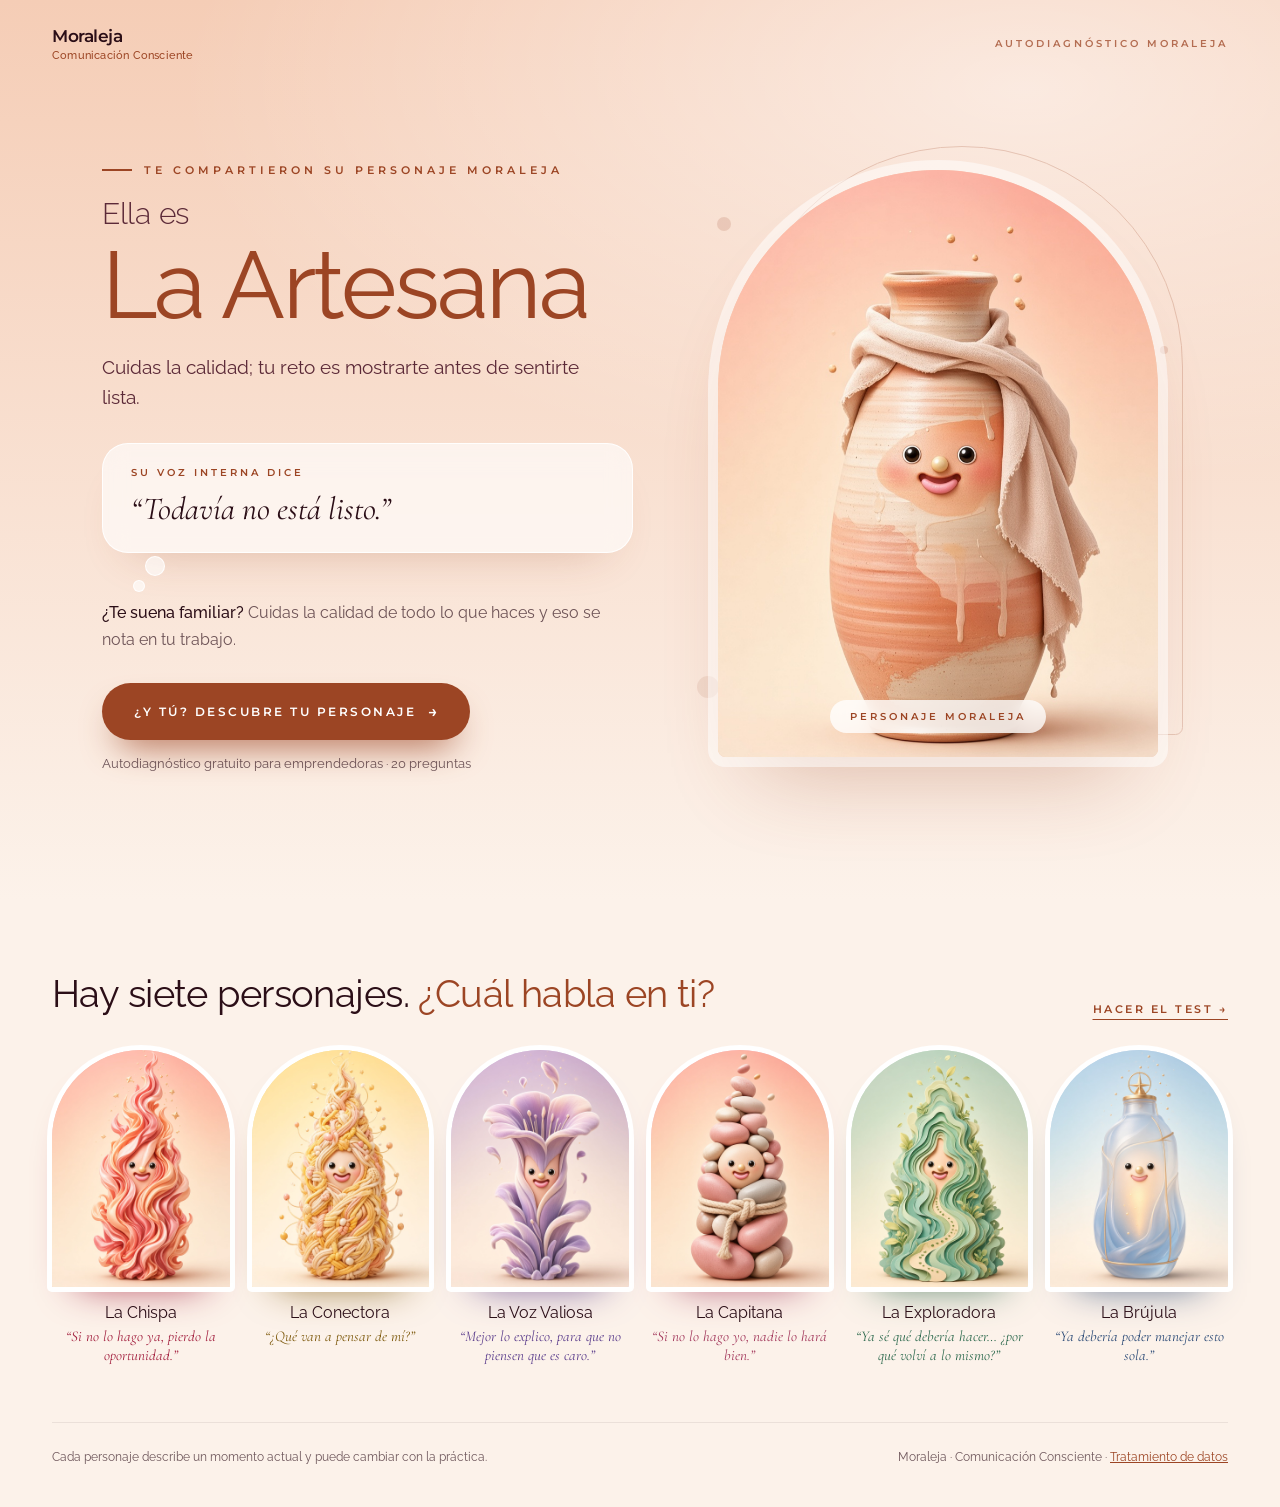
<file: resultados/la-artesana.html>
<!doctype html>
<html lang="es">
<head>
  <meta charset="UTF-8">
  <meta name="viewport" content="width=device-width,initial-scale=1">
  <title>La Artesana · Personaje Moraleja</title>
  <meta name="description" content="La Artesana, personaje del Autodiagnóstico Moraleja: cuidas la calidad; tu reto es mostrarte antes de sentirte lista. Descubre cómo tu voz interna influye en tu forma de comunicar y decidir.">
  <meta name="theme-color" content="#F5CDB6">
  <link rel="canonical" href="https://ancroc93.github.io/Moraleja/resultados/la-artesana.html">
  <meta property="og:type" content="website">
  <meta property="og:site_name" content="Moraleja">
  <meta property="og:locale" content="es_CO">
  <meta property="og:url" content="https://ancroc93.github.io/Moraleja/resultados/la-artesana.html">
  <meta property="og:title" content="Soy La Artesana · ¿Y tú, qué personaje Moraleja eres?">
  <meta property="og:description" content="Mi voz interna dice: “Todavía no está listo.” ¿Y la tuya? Descubre tu personaje Moraleja, gratis, con Moraleja.">
  <meta property="og:image" content="https://ancroc93.github.io/Moraleja/images/og-la-artesana.png">
  <meta property="og:image:type" content="image/png">
  <meta property="og:image:width" content="1200">
  <meta property="og:image:height" content="630">
  <meta property="og:image:alt" content="La Artesana, personaje Moraleja. Su voz interna dice: “Todavía no está listo.”">
  <meta name="twitter:card" content="summary_large_image">
  <meta name="twitter:title" content="Soy La Artesana · ¿Y tú, qué personaje Moraleja eres?">
  <meta name="twitter:description" content="Mi voz interna dice: “Todavía no está listo.” ¿Y la tuya? Descubre tu personaje Moraleja, gratis, con Moraleja.">
  <meta name="twitter:image" content="https://ancroc93.github.io/Moraleja/images/og-la-artesana.png">
  <meta name="twitter:image:alt" content="La Artesana, personaje Moraleja. Su voz interna dice: “Todavía no está listo.”">
  <link rel="preconnect" href="https://fonts.googleapis.com">
  <link rel="preconnect" href="https://fonts.gstatic.com" crossorigin>
  <link href="https://fonts.googleapis.com/css2?family=Cormorant+Garamond:ital,wght@1,400;1,500&family=Montserrat:wght@500;600&family=Raleway:wght@300;400;500&display=swap" rel="stylesheet">
  <link rel="preload" as="image" href="../images/characters/la-artesana.jpg">
  <style>
:root{--bg:#F5CDB6;--bg2:#FCF2EA;--deep:#9C4524;--shadow:#9C452455;--ink:#2B0E17;--ink2:#5C2A38;--muted:rgba(43,14,23,.68)}
*{box-sizing:border-box;margin:0;padding:0}
html{-webkit-text-size-adjust:100%}
body{font-family:'Raleway',sans-serif;font-weight:400;color:var(--ink);background:var(--bg2);-webkit-font-smoothing:antialiased}
a{color:inherit}
.hero{position:relative;min-height:100vh;min-height:100svh;display:flex;flex-direction:column;background:radial-gradient(120% 80% at 80% 10%,rgba(255,255,255,.55) 0%,transparent 55%),linear-gradient(180deg,var(--bg) 0%,var(--bg2) 100%);overflow:hidden}
.top{display:flex;justify-content:space-between;align-items:center;gap:20px;padding:26px 52px;position:relative;z-index:2}
.brand{display:flex;flex-direction:column;gap:3px;text-decoration:none;line-height:1.1;white-space:nowrap}
.brand-name{font:600 17px 'Montserrat',sans-serif;letter-spacing:-.5px;color:var(--ink)}
.brand-tag{font:500 10.5px 'Raleway',sans-serif;letter-spacing:.2px;color:var(--deep)}
.top-tag{font:600 10px 'Montserrat',sans-serif;letter-spacing:3px;text-transform:uppercase;color:var(--deep);opacity:.75;text-decoration:none}
.top-tag:hover{opacity:1}
.inner{flex:1;max-width:1180px;width:100%;margin:0 auto;padding:4px 52px 64px;display:grid;grid-template-columns:minmax(0,1.05fr) minmax(0,.95fr);gap:64px;align-items:center;position:relative;z-index:1}
.reveal{animation:reveal .9s var(--d,0s) cubic-bezier(.2,.8,.2,1) both}
@keyframes reveal{from{opacity:0;transform:translateY(24px)}to{opacity:1;transform:none}}
.eyebrow{display:inline-flex;align-items:center;gap:12px;font:600 11px 'Montserrat',sans-serif;letter-spacing:4px;text-transform:uppercase;color:var(--deep);margin-bottom:22px}
.eyebrow::before{content:'';width:30px;height:1.5px;background:currentColor;flex-shrink:0}
.ella{font:300 clamp(22px,2.4vw,30px)/1 'Raleway',sans-serif;letter-spacing:-.01em;color:var(--ink2)}
h1{font:400 clamp(52px,7.4vw,104px)/.98 'Raleway',sans-serif;letter-spacing:-.03em;color:var(--deep);margin:10px 0 20px}
.subtitle{font-size:clamp(16px,1.5vw,19px);line-height:1.6;color:var(--ink2);max-width:500px;margin-bottom:30px}
.voice{position:relative;max-width:540px;margin-bottom:46px;padding:22px 28px 24px;background:rgba(255,255,255,.62);-webkit-backdrop-filter:blur(12px);backdrop-filter:blur(12px);border:1px solid rgba(255,255,255,.9);border-radius:26px;font:italic 400 clamp(24px,2.5vw,32px)/1.22 'Cormorant Garamond',serif;color:var(--ink);box-shadow:0 24px 48px -30px var(--shadow)}
.voice::before,.voice::after{content:'';position:absolute;border-radius:50%;background:rgba(255,255,255,.62);border:1px solid rgba(255,255,255,.9)}
.voice::before{width:18px;height:18px;left:42px;bottom:-24px}
.voice::after{width:10px;height:10px;left:30px;bottom:-40px}
.voice-label{display:block;font:600 10px 'Montserrat',sans-serif;font-style:normal;letter-spacing:3px;text-transform:uppercase;color:var(--deep);margin-bottom:10px}
.desc{font-size:15.5px;line-height:1.75;color:var(--muted);max-width:500px;margin-bottom:30px}
.desc strong{font-weight:500;color:var(--ink)}
.cta{display:inline-flex;align-items:center;gap:12px;padding:19px 32px;border-radius:999px;background:var(--deep);color:#fff;text-decoration:none;font:600 12px 'Montserrat',sans-serif;letter-spacing:2.5px;text-transform:uppercase;box-shadow:0 18px 36px -16px var(--deep);transition:transform .25s ease,box-shadow .25s ease}
.cta span{font-size:16px;letter-spacing:0;transition:transform .25s ease}
.cta:hover{transform:translateY(-2px);box-shadow:0 24px 40px -16px var(--deep)}
.cta:hover span{transform:translateX(4px)}
.cta:focus-visible,.cast li a:focus-visible,.top a:focus-visible{outline:2px solid var(--deep);outline-offset:4px}
.cta-note{font-size:12.5px;color:var(--muted);margin-top:16px}
.stage{position:relative;display:flex;justify-content:center;align-items:center}
.stage::before{content:'';position:absolute;top:0;left:50%;width:min(100%,440px);aspect-ratio:3/4;border:1.5px solid var(--deep);opacity:.22;border-radius:999px 999px 34px 34px;transform:translate(calc(-50% + 24px),-24px);animation:ring 1.4s .5s cubic-bezier(.2,.8,.2,1) both}
@keyframes ring{from{opacity:0;transform:translate(-50%,0)}to{opacity:.22;transform:translate(calc(-50% + 24px),-24px)}}
.arch{position:relative;width:min(100%,440px);aspect-ratio:3/4;border-radius:999px 999px 34px 34px;overflow:hidden;background:var(--bg);box-shadow:0 0 0 10px rgba(255,255,255,.5),0 50px 90px -40px var(--shadow);animation:arch 1.1s cubic-bezier(.2,.8,.2,1) both}
@keyframes arch{from{opacity:0;transform:translateY(48px) scale(.94)}to{opacity:1;transform:none}}
.arch img{width:100%;height:100%;object-fit:cover;display:block;animation:char 1.5s .2s cubic-bezier(.2,.8,.2,1) both,float-img 7s 1.8s ease-in-out infinite}
@keyframes char{from{opacity:0;transform:scale(1.18) translateY(30px)}to{opacity:1;transform:scale(1.06)}}
@keyframes float-img{0%,100%{transform:scale(1.06) translateY(0)}50%{transform:scale(1.06) translateY(-2.5%)}}
.arch-tag{position:absolute;left:50%;bottom:24px;transform:translateX(-50%);white-space:nowrap;background:rgba(255,255,255,.78);-webkit-backdrop-filter:blur(8px);backdrop-filter:blur(8px);padding:10px 20px;border-radius:999px;font:600 10px 'Montserrat',sans-serif;letter-spacing:3px;text-transform:uppercase;color:var(--deep)}
.dot{position:absolute;border-radius:50%;background:var(--deep);opacity:.16;animation:float 6s ease-in-out infinite}
.dot.d1{width:14px;height:14px;top:8%;left:4%}
.dot.d2{width:8px;height:8px;top:30%;right:2%;animation-delay:1.2s}
.dot.d3{width:22px;height:22px;bottom:10%;left:0;opacity:.1;animation-delay:2.4s}
@keyframes float{0%,100%{transform:translateY(0)}50%{transform:translateY(-10px)}}
.cast{background:var(--bg2);padding:72px 52px 40px}
.cast-inner{max-width:1180px;margin:0 auto}
.cast-head{display:flex;justify-content:space-between;align-items:flex-end;gap:24px;flex-wrap:wrap;margin-bottom:34px}
.cast-title{font:400 clamp(26px,3vw,38px)/1.15 'Raleway',sans-serif;letter-spacing:-.015em;color:var(--ink)}
.cast-title em{font-style:normal;color:var(--deep)}
.cast-link{font:600 11px 'Montserrat',sans-serif;letter-spacing:2.5px;text-transform:uppercase;color:var(--deep);text-underline-offset:6px}
.cast ul{list-style:none;display:grid;grid-template-columns:repeat(6,minmax(0,1fr));gap:22px}
.cast li a{display:block;text-decoration:none;text-align:center}
.thumb{display:block;aspect-ratio:3/4;border-radius:999px 999px 18px 18px;overflow:hidden;background:var(--t-bg);box-shadow:0 0 0 5px #fff,0 22px 40px -26px var(--t-deep);transition:transform .3s cubic-bezier(.2,.8,.2,1),box-shadow .3s ease}
.thumb img{width:100%;height:100%;object-fit:cover;display:block;transform:scale(1.06)}
.cast li a:hover .thumb{transform:translateY(-6px) rotate(-1.5deg);box-shadow:0 0 0 5px #fff,0 30px 46px -24px var(--t-deep)}
.cast-name{display:block;margin-top:16px;font:400 16px/1.25 'Raleway',sans-serif;color:var(--ink)}
.cast-voice{display:block;margin-top:4px;font:italic 400 15px/1.3 'Cormorant Garamond',serif;color:var(--t-deep)}
.foot{max-width:1180px;margin:56px auto 0;padding-top:24px;border-top:1px solid rgba(43,14,23,.08);display:flex;justify-content:space-between;gap:8px 24px;flex-wrap:wrap;font-size:12px;line-height:1.7;color:var(--muted)}
.foot a{color:var(--deep)}
@media(min-width:901px) and (max-height:880px){
  .top{padding:20px 52px}
  .eyebrow{margin-bottom:16px}
  .ella{font-size:24px}
  h1{font-size:clamp(52px,6.2vw,84px);margin:6px 0 16px}
  .subtitle{margin-bottom:22px}
  .voice{font-size:27px;padding:18px 26px 20px;margin-bottom:38px}
  .desc{margin-bottom:22px}
  .cta{padding:17px 30px}
  .cta-note{margin-top:12px}
  .arch,.stage::before{width:min(100%,400px)}
}
@media(max-width:900px){
  .top{padding:20px 24px}
  .inner{grid-template-columns:1fr;gap:40px;padding:0 24px 64px;text-align:center}
  .stage{order:-1}
  .arch,.stage::before{width:min(68vw,320px)}
  .arch{box-shadow:0 0 0 8px rgba(255,255,255,.5),0 40px 70px -36px var(--shadow)}
  .eyebrow{justify-content:center;letter-spacing:3px;font-size:10px}
  .eyebrow::before{display:none}
  .subtitle,.voice,.desc{margin-left:auto;margin-right:auto}
  .voice{text-align:left}
  .cta{padding:18px 26px;font-size:11px;letter-spacing:1.8px}
  .cast{padding:56px 24px 32px}
  .cast-head{flex-direction:column;align-items:flex-start;gap:14px}
  .foot{flex-direction:column}
  .cast ul{grid-template-columns:repeat(3,minmax(0,1fr));gap:26px 16px}
  .cast-voice{display:none}
  .cast-name{font-size:14px;margin-top:12px}
}
@media(max-width:420px){.top-tag{display:none}.cta{width:100%;justify-content:center}}
@media(prefers-reduced-motion:reduce){*,*::before,*::after{animation-duration:.01ms!important;animation-iteration-count:1!important;transition-duration:.01ms!important}}
  </style>
</head>
<body>
<main>
  <section class="hero">
    <header class="top">
      <a class="brand" href="../autodiagnostico-clara-emprendedoras.html" aria-label="Moraleja, Comunicación Consciente"><span class="brand-name">Moraleja</span><span class="brand-tag">Comunicación Consciente</span></a>
      <a class="top-tag" href="../autodiagnostico-clara-emprendedoras.html">Autodiagnóstico Moraleja</a>
    </header>
    <div class="inner">
      <div class="copy">
        <p class="eyebrow reveal" style="--d:.1s">Te compartieron su personaje Moraleja</p>
        <p class="ella reveal" style="--d:.2s">Ella es</p>
        <h1 class="reveal" style="--d:.28s">La Artesana</h1>
        <p class="subtitle reveal" style="--d:.38s">Cuidas la calidad; tu reto es mostrarte antes de sentirte lista.</p>
        <blockquote class="voice reveal" style="--d:.5s"><span class="voice-label">Su voz interna dice</span>“Todavía no está listo.”</blockquote>
        <p class="desc reveal" style="--d:.6s"><strong>¿Te suena familiar?</strong> Cuidas la calidad de todo lo que haces y eso se nota en tu trabajo.</p>
        <div class="reveal" style="--d:.7s">
          <a class="cta" href="../autodiagnostico-clara-emprendedoras.html">¿Y tú? Descubre tu personaje <span aria-hidden="true">→</span></a>
          <p class="cta-note">Autodiagnóstico gratuito para emprendedoras · 20 preguntas</p>
        </div>
      </div>
      <div class="stage">
        <span class="dot d1" aria-hidden="true"></span><span class="dot d2" aria-hidden="true"></span><span class="dot d3" aria-hidden="true"></span>
        <div class="arch"><img src="../images/characters/la-artesana.jpg" alt="Personaje de La Artesana" width="864" height="1152" fetchpriority="high"><span class="arch-tag">Personaje Moraleja</span></div>
      </div>
    </div>
  </section>
  <section class="cast" aria-labelledby="cast-title">
    <div class="cast-inner">
      <div class="cast-head">
        <h2 class="cast-title" id="cast-title">Hay siete personajes. <em>¿Cuál habla en ti?</em></h2>
        <a class="cast-link" href="../autodiagnostico-clara-emprendedoras.html">Hacer el test →</a>
      </div>
      <ul>
        <li><a href="la-chispa.html" style="--t-bg:#F7C4BA;--t-deep:#A3203F"><span class="thumb"><img src="../images/characters/la-chispa.jpg" alt="" width="864" height="1152" loading="lazy" decoding="async"></span><span class="cast-name">La Chispa</span><span class="cast-voice">“Si no lo hago ya, pierdo la oportunidad.”</span></a></li>
        <li><a href="la-conectora.html" style="--t-bg:#F6E3A8;--t-deep:#7E5A0E"><span class="thumb"><img src="../images/characters/la-conectora.jpg" alt="" width="864" height="1152" loading="lazy" decoding="async"></span><span class="cast-name">La Conectora</span><span class="cast-voice">“¿Qué van a pensar de mí?”</span></a></li>
        <li><a href="la-voz-valiosa.html" style="--t-bg:#DCCDEE;--t-deep:#5B3D8C"><span class="thumb"><img src="../images/characters/la-voz-valiosa.jpg" alt="" width="864" height="1152" loading="lazy" decoding="async"></span><span class="cast-name">La Voz Valiosa</span><span class="cast-voice">“Mejor lo explico, para que no piensen que es caro.”</span></a></li>
        <li><a href="la-capitana.html" style="--t-bg:#F5C6D2;--t-deep:#A3385C"><span class="thumb"><img src="../images/characters/la-capitana.jpg" alt="" width="864" height="1152" loading="lazy" decoding="async"></span><span class="cast-name">La Capitana</span><span class="cast-voice">“Si no lo hago yo, nadie lo hará bien.”</span></a></li>
        <li><a href="la-exploradora.html" style="--t-bg:#CDE4D4;--t-deep:#2E6A4E"><span class="thumb"><img src="../images/characters/la-exploradora.jpg" alt="" width="864" height="1152" loading="lazy" decoding="async"></span><span class="cast-name">La Exploradora</span><span class="cast-voice">“Ya sé qué debería hacer… ¿por qué volví a lo mismo?”</span></a></li>
        <li><a href="la-brujula.html" style="--t-bg:#CCDDEF;--t-deep:#2C4B77"><span class="thumb"><img src="../images/characters/la-brujula.jpg" alt="" width="864" height="1152" loading="lazy" decoding="async"></span><span class="cast-name">La Brújula</span><span class="cast-voice">“Ya debería poder manejar esto sola.”</span></a></li>
      </ul>
      <footer class="foot">
        <span>Cada personaje describe un momento actual y puede cambiar con la práctica.</span>
        <span>Moraleja · Comunicación Consciente · <a href="../politica-datos.html">Tratamiento de datos</a></span>
      </footer>
    </div>
  </section>
</main>
</body>
</html>
</file>
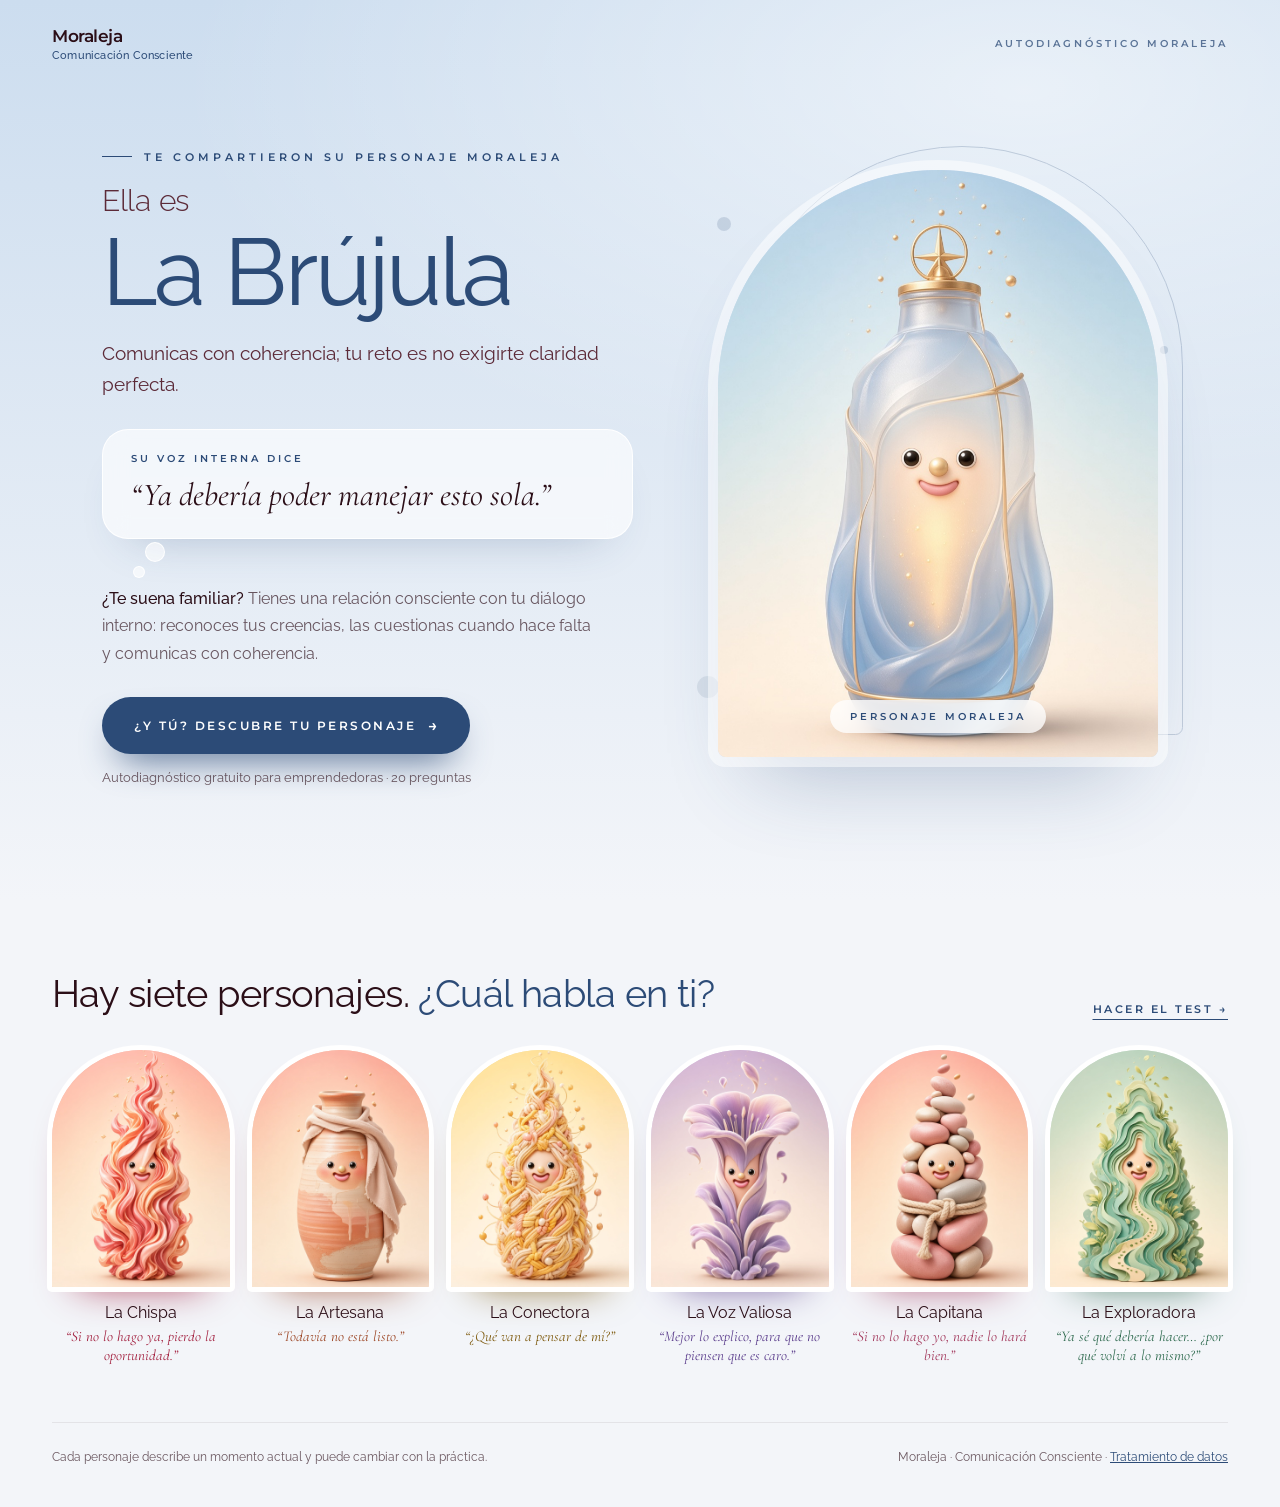
<file: resultados/la-brujula.html>
<!doctype html>
<html lang="es">
<head>
  <meta charset="UTF-8">
  <meta name="viewport" content="width=device-width,initial-scale=1">
  <title>La Brújula · Personaje Moraleja</title>
  <meta name="description" content="La Brújula, personaje del Autodiagnóstico Moraleja: comunicas con coherencia; tu reto es no exigirte claridad perfecta. Descubre cómo tu voz interna influye en tu forma de comunicar y decidir.">
  <meta name="theme-color" content="#CCDDEF">
  <link rel="canonical" href="https://ancroc93.github.io/Moraleja/resultados/la-brujula.html">
  <meta property="og:type" content="website">
  <meta property="og:site_name" content="Moraleja">
  <meta property="og:locale" content="es_CO">
  <meta property="og:url" content="https://ancroc93.github.io/Moraleja/resultados/la-brujula.html">
  <meta property="og:title" content="Soy La Brújula · ¿Y tú, qué personaje Moraleja eres?">
  <meta property="og:description" content="Mi voz interna dice: “Ya debería poder manejar esto sola.” ¿Y la tuya? Descubre tu personaje Moraleja, gratis, con Moraleja.">
  <meta property="og:image" content="https://ancroc93.github.io/Moraleja/images/og-la-brujula.png">
  <meta property="og:image:type" content="image/png">
  <meta property="og:image:width" content="1200">
  <meta property="og:image:height" content="630">
  <meta property="og:image:alt" content="La Brújula, personaje Moraleja. Su voz interna dice: “Ya debería poder manejar esto sola.”">
  <meta name="twitter:card" content="summary_large_image">
  <meta name="twitter:title" content="Soy La Brújula · ¿Y tú, qué personaje Moraleja eres?">
  <meta name="twitter:description" content="Mi voz interna dice: “Ya debería poder manejar esto sola.” ¿Y la tuya? Descubre tu personaje Moraleja, gratis, con Moraleja.">
  <meta name="twitter:image" content="https://ancroc93.github.io/Moraleja/images/og-la-brujula.png">
  <meta name="twitter:image:alt" content="La Brújula, personaje Moraleja. Su voz interna dice: “Ya debería poder manejar esto sola.”">
  <link rel="preconnect" href="https://fonts.googleapis.com">
  <link rel="preconnect" href="https://fonts.gstatic.com" crossorigin>
  <link href="https://fonts.googleapis.com/css2?family=Cormorant+Garamond:ital,wght@1,400;1,500&family=Montserrat:wght@500;600&family=Raleway:wght@300;400;500&display=swap" rel="stylesheet">
  <link rel="preload" as="image" href="../images/characters/la-brujula.jpg">
  <style>
:root{--bg:#CCDDEF;--bg2:#F3F5F9;--deep:#2C4B77;--shadow:#2C4B7755;--ink:#2B0E17;--ink2:#5C2A38;--muted:rgba(43,14,23,.68)}
*{box-sizing:border-box;margin:0;padding:0}
html{-webkit-text-size-adjust:100%}
body{font-family:'Raleway',sans-serif;font-weight:400;color:var(--ink);background:var(--bg2);-webkit-font-smoothing:antialiased}
a{color:inherit}
.hero{position:relative;min-height:100vh;min-height:100svh;display:flex;flex-direction:column;background:radial-gradient(120% 80% at 80% 10%,rgba(255,255,255,.55) 0%,transparent 55%),linear-gradient(180deg,var(--bg) 0%,var(--bg2) 100%);overflow:hidden}
.top{display:flex;justify-content:space-between;align-items:center;gap:20px;padding:26px 52px;position:relative;z-index:2}
.brand{display:flex;flex-direction:column;gap:3px;text-decoration:none;line-height:1.1;white-space:nowrap}
.brand-name{font:600 17px 'Montserrat',sans-serif;letter-spacing:-.5px;color:var(--ink)}
.brand-tag{font:500 10.5px 'Raleway',sans-serif;letter-spacing:.2px;color:var(--deep)}
.top-tag{font:600 10px 'Montserrat',sans-serif;letter-spacing:3px;text-transform:uppercase;color:var(--deep);opacity:.75;text-decoration:none}
.top-tag:hover{opacity:1}
.inner{flex:1;max-width:1180px;width:100%;margin:0 auto;padding:4px 52px 64px;display:grid;grid-template-columns:minmax(0,1.05fr) minmax(0,.95fr);gap:64px;align-items:center;position:relative;z-index:1}
.reveal{animation:reveal .9s var(--d,0s) cubic-bezier(.2,.8,.2,1) both}
@keyframes reveal{from{opacity:0;transform:translateY(24px)}to{opacity:1;transform:none}}
.eyebrow{display:inline-flex;align-items:center;gap:12px;font:600 11px 'Montserrat',sans-serif;letter-spacing:4px;text-transform:uppercase;color:var(--deep);margin-bottom:22px}
.eyebrow::before{content:'';width:30px;height:1.5px;background:currentColor;flex-shrink:0}
.ella{font:300 clamp(22px,2.4vw,30px)/1 'Raleway',sans-serif;letter-spacing:-.01em;color:var(--ink2)}
h1{font:400 clamp(52px,7.4vw,104px)/.98 'Raleway',sans-serif;letter-spacing:-.03em;color:var(--deep);margin:10px 0 20px}
.subtitle{font-size:clamp(16px,1.5vw,19px);line-height:1.6;color:var(--ink2);max-width:500px;margin-bottom:30px}
.voice{position:relative;max-width:540px;margin-bottom:46px;padding:22px 28px 24px;background:rgba(255,255,255,.62);-webkit-backdrop-filter:blur(12px);backdrop-filter:blur(12px);border:1px solid rgba(255,255,255,.9);border-radius:26px;font:italic 400 clamp(24px,2.5vw,32px)/1.22 'Cormorant Garamond',serif;color:var(--ink);box-shadow:0 24px 48px -30px var(--shadow)}
.voice::before,.voice::after{content:'';position:absolute;border-radius:50%;background:rgba(255,255,255,.62);border:1px solid rgba(255,255,255,.9)}
.voice::before{width:18px;height:18px;left:42px;bottom:-24px}
.voice::after{width:10px;height:10px;left:30px;bottom:-40px}
.voice-label{display:block;font:600 10px 'Montserrat',sans-serif;font-style:normal;letter-spacing:3px;text-transform:uppercase;color:var(--deep);margin-bottom:10px}
.desc{font-size:15.5px;line-height:1.75;color:var(--muted);max-width:500px;margin-bottom:30px}
.desc strong{font-weight:500;color:var(--ink)}
.cta{display:inline-flex;align-items:center;gap:12px;padding:19px 32px;border-radius:999px;background:var(--deep);color:#fff;text-decoration:none;font:600 12px 'Montserrat',sans-serif;letter-spacing:2.5px;text-transform:uppercase;box-shadow:0 18px 36px -16px var(--deep);transition:transform .25s ease,box-shadow .25s ease}
.cta span{font-size:16px;letter-spacing:0;transition:transform .25s ease}
.cta:hover{transform:translateY(-2px);box-shadow:0 24px 40px -16px var(--deep)}
.cta:hover span{transform:translateX(4px)}
.cta:focus-visible,.cast li a:focus-visible,.top a:focus-visible{outline:2px solid var(--deep);outline-offset:4px}
.cta-note{font-size:12.5px;color:var(--muted);margin-top:16px}
.stage{position:relative;display:flex;justify-content:center;align-items:center}
.stage::before{content:'';position:absolute;top:0;left:50%;width:min(100%,440px);aspect-ratio:3/4;border:1.5px solid var(--deep);opacity:.22;border-radius:999px 999px 34px 34px;transform:translate(calc(-50% + 24px),-24px);animation:ring 1.4s .5s cubic-bezier(.2,.8,.2,1) both}
@keyframes ring{from{opacity:0;transform:translate(-50%,0)}to{opacity:.22;transform:translate(calc(-50% + 24px),-24px)}}
.arch{position:relative;width:min(100%,440px);aspect-ratio:3/4;border-radius:999px 999px 34px 34px;overflow:hidden;background:var(--bg);box-shadow:0 0 0 10px rgba(255,255,255,.5),0 50px 90px -40px var(--shadow);animation:arch 1.1s cubic-bezier(.2,.8,.2,1) both}
@keyframes arch{from{opacity:0;transform:translateY(48px) scale(.94)}to{opacity:1;transform:none}}
.arch img{width:100%;height:100%;object-fit:cover;display:block;animation:char 1.5s .2s cubic-bezier(.2,.8,.2,1) both,float-img 7s 1.8s ease-in-out infinite}
@keyframes char{from{opacity:0;transform:scale(1.18) translateY(30px)}to{opacity:1;transform:scale(1.06)}}
@keyframes float-img{0%,100%{transform:scale(1.06) translateY(0)}50%{transform:scale(1.06) translateY(-2.5%)}}
.arch-tag{position:absolute;left:50%;bottom:24px;transform:translateX(-50%);white-space:nowrap;background:rgba(255,255,255,.78);-webkit-backdrop-filter:blur(8px);backdrop-filter:blur(8px);padding:10px 20px;border-radius:999px;font:600 10px 'Montserrat',sans-serif;letter-spacing:3px;text-transform:uppercase;color:var(--deep)}
.dot{position:absolute;border-radius:50%;background:var(--deep);opacity:.16;animation:float 6s ease-in-out infinite}
.dot.d1{width:14px;height:14px;top:8%;left:4%}
.dot.d2{width:8px;height:8px;top:30%;right:2%;animation-delay:1.2s}
.dot.d3{width:22px;height:22px;bottom:10%;left:0;opacity:.1;animation-delay:2.4s}
@keyframes float{0%,100%{transform:translateY(0)}50%{transform:translateY(-10px)}}
.cast{background:var(--bg2);padding:72px 52px 40px}
.cast-inner{max-width:1180px;margin:0 auto}
.cast-head{display:flex;justify-content:space-between;align-items:flex-end;gap:24px;flex-wrap:wrap;margin-bottom:34px}
.cast-title{font:400 clamp(26px,3vw,38px)/1.15 'Raleway',sans-serif;letter-spacing:-.015em;color:var(--ink)}
.cast-title em{font-style:normal;color:var(--deep)}
.cast-link{font:600 11px 'Montserrat',sans-serif;letter-spacing:2.5px;text-transform:uppercase;color:var(--deep);text-underline-offset:6px}
.cast ul{list-style:none;display:grid;grid-template-columns:repeat(6,minmax(0,1fr));gap:22px}
.cast li a{display:block;text-decoration:none;text-align:center}
.thumb{display:block;aspect-ratio:3/4;border-radius:999px 999px 18px 18px;overflow:hidden;background:var(--t-bg);box-shadow:0 0 0 5px #fff,0 22px 40px -26px var(--t-deep);transition:transform .3s cubic-bezier(.2,.8,.2,1),box-shadow .3s ease}
.thumb img{width:100%;height:100%;object-fit:cover;display:block;transform:scale(1.06)}
.cast li a:hover .thumb{transform:translateY(-6px) rotate(-1.5deg);box-shadow:0 0 0 5px #fff,0 30px 46px -24px var(--t-deep)}
.cast-name{display:block;margin-top:16px;font:400 16px/1.25 'Raleway',sans-serif;color:var(--ink)}
.cast-voice{display:block;margin-top:4px;font:italic 400 15px/1.3 'Cormorant Garamond',serif;color:var(--t-deep)}
.foot{max-width:1180px;margin:56px auto 0;padding-top:24px;border-top:1px solid rgba(43,14,23,.08);display:flex;justify-content:space-between;gap:8px 24px;flex-wrap:wrap;font-size:12px;line-height:1.7;color:var(--muted)}
.foot a{color:var(--deep)}
@media(min-width:901px) and (max-height:880px){
  .top{padding:20px 52px}
  .eyebrow{margin-bottom:16px}
  .ella{font-size:24px}
  h1{font-size:clamp(52px,6.2vw,84px);margin:6px 0 16px}
  .subtitle{margin-bottom:22px}
  .voice{font-size:27px;padding:18px 26px 20px;margin-bottom:38px}
  .desc{margin-bottom:22px}
  .cta{padding:17px 30px}
  .cta-note{margin-top:12px}
  .arch,.stage::before{width:min(100%,400px)}
}
@media(max-width:900px){
  .top{padding:20px 24px}
  .inner{grid-template-columns:1fr;gap:40px;padding:0 24px 64px;text-align:center}
  .stage{order:-1}
  .arch,.stage::before{width:min(68vw,320px)}
  .arch{box-shadow:0 0 0 8px rgba(255,255,255,.5),0 40px 70px -36px var(--shadow)}
  .eyebrow{justify-content:center;letter-spacing:3px;font-size:10px}
  .eyebrow::before{display:none}
  .subtitle,.voice,.desc{margin-left:auto;margin-right:auto}
  .voice{text-align:left}
  .cta{padding:18px 26px;font-size:11px;letter-spacing:1.8px}
  .cast{padding:56px 24px 32px}
  .cast-head{flex-direction:column;align-items:flex-start;gap:14px}
  .foot{flex-direction:column}
  .cast ul{grid-template-columns:repeat(3,minmax(0,1fr));gap:26px 16px}
  .cast-voice{display:none}
  .cast-name{font-size:14px;margin-top:12px}
}
@media(max-width:420px){.top-tag{display:none}.cta{width:100%;justify-content:center}}
@media(prefers-reduced-motion:reduce){*,*::before,*::after{animation-duration:.01ms!important;animation-iteration-count:1!important;transition-duration:.01ms!important}}
  </style>
</head>
<body>
<main>
  <section class="hero">
    <header class="top">
      <a class="brand" href="../autodiagnostico-clara-emprendedoras.html" aria-label="Moraleja, Comunicación Consciente"><span class="brand-name">Moraleja</span><span class="brand-tag">Comunicación Consciente</span></a>
      <a class="top-tag" href="../autodiagnostico-clara-emprendedoras.html">Autodiagnóstico Moraleja</a>
    </header>
    <div class="inner">
      <div class="copy">
        <p class="eyebrow reveal" style="--d:.1s">Te compartieron su personaje Moraleja</p>
        <p class="ella reveal" style="--d:.2s">Ella es</p>
        <h1 class="reveal" style="--d:.28s">La Brújula</h1>
        <p class="subtitle reveal" style="--d:.38s">Comunicas con coherencia; tu reto es no exigirte claridad perfecta.</p>
        <blockquote class="voice reveal" style="--d:.5s"><span class="voice-label">Su voz interna dice</span>“Ya debería poder manejar esto sola.”</blockquote>
        <p class="desc reveal" style="--d:.6s"><strong>¿Te suena familiar?</strong> Tienes una relación consciente con tu diálogo interno: reconoces tus creencias, las cuestionas cuando hace falta y comunicas con coherencia.</p>
        <div class="reveal" style="--d:.7s">
          <a class="cta" href="../autodiagnostico-clara-emprendedoras.html">¿Y tú? Descubre tu personaje <span aria-hidden="true">→</span></a>
          <p class="cta-note">Autodiagnóstico gratuito para emprendedoras · 20 preguntas</p>
        </div>
      </div>
      <div class="stage">
        <span class="dot d1" aria-hidden="true"></span><span class="dot d2" aria-hidden="true"></span><span class="dot d3" aria-hidden="true"></span>
        <div class="arch"><img src="../images/characters/la-brujula.jpg" alt="Personaje de La Brújula" width="864" height="1152" fetchpriority="high"><span class="arch-tag">Personaje Moraleja</span></div>
      </div>
    </div>
  </section>
  <section class="cast" aria-labelledby="cast-title">
    <div class="cast-inner">
      <div class="cast-head">
        <h2 class="cast-title" id="cast-title">Hay siete personajes. <em>¿Cuál habla en ti?</em></h2>
        <a class="cast-link" href="../autodiagnostico-clara-emprendedoras.html">Hacer el test →</a>
      </div>
      <ul>
        <li><a href="la-chispa.html" style="--t-bg:#F7C4BA;--t-deep:#A3203F"><span class="thumb"><img src="../images/characters/la-chispa.jpg" alt="" width="864" height="1152" loading="lazy" decoding="async"></span><span class="cast-name">La Chispa</span><span class="cast-voice">“Si no lo hago ya, pierdo la oportunidad.”</span></a></li>
        <li><a href="la-artesana.html" style="--t-bg:#F5CDB6;--t-deep:#9C4524"><span class="thumb"><img src="../images/characters/la-artesana.jpg" alt="" width="864" height="1152" loading="lazy" decoding="async"></span><span class="cast-name">La Artesana</span><span class="cast-voice">“Todavía no está listo.”</span></a></li>
        <li><a href="la-conectora.html" style="--t-bg:#F6E3A8;--t-deep:#7E5A0E"><span class="thumb"><img src="../images/characters/la-conectora.jpg" alt="" width="864" height="1152" loading="lazy" decoding="async"></span><span class="cast-name">La Conectora</span><span class="cast-voice">“¿Qué van a pensar de mí?”</span></a></li>
        <li><a href="la-voz-valiosa.html" style="--t-bg:#DCCDEE;--t-deep:#5B3D8C"><span class="thumb"><img src="../images/characters/la-voz-valiosa.jpg" alt="" width="864" height="1152" loading="lazy" decoding="async"></span><span class="cast-name">La Voz Valiosa</span><span class="cast-voice">“Mejor lo explico, para que no piensen que es caro.”</span></a></li>
        <li><a href="la-capitana.html" style="--t-bg:#F5C6D2;--t-deep:#A3385C"><span class="thumb"><img src="../images/characters/la-capitana.jpg" alt="" width="864" height="1152" loading="lazy" decoding="async"></span><span class="cast-name">La Capitana</span><span class="cast-voice">“Si no lo hago yo, nadie lo hará bien.”</span></a></li>
        <li><a href="la-exploradora.html" style="--t-bg:#CDE4D4;--t-deep:#2E6A4E"><span class="thumb"><img src="../images/characters/la-exploradora.jpg" alt="" width="864" height="1152" loading="lazy" decoding="async"></span><span class="cast-name">La Exploradora</span><span class="cast-voice">“Ya sé qué debería hacer… ¿por qué volví a lo mismo?”</span></a></li>
      </ul>
      <footer class="foot">
        <span>Cada personaje describe un momento actual y puede cambiar con la práctica.</span>
        <span>Moraleja · Comunicación Consciente · <a href="../politica-datos.html">Tratamiento de datos</a></span>
      </footer>
    </div>
  </section>
</main>
</body>
</html>
</file>
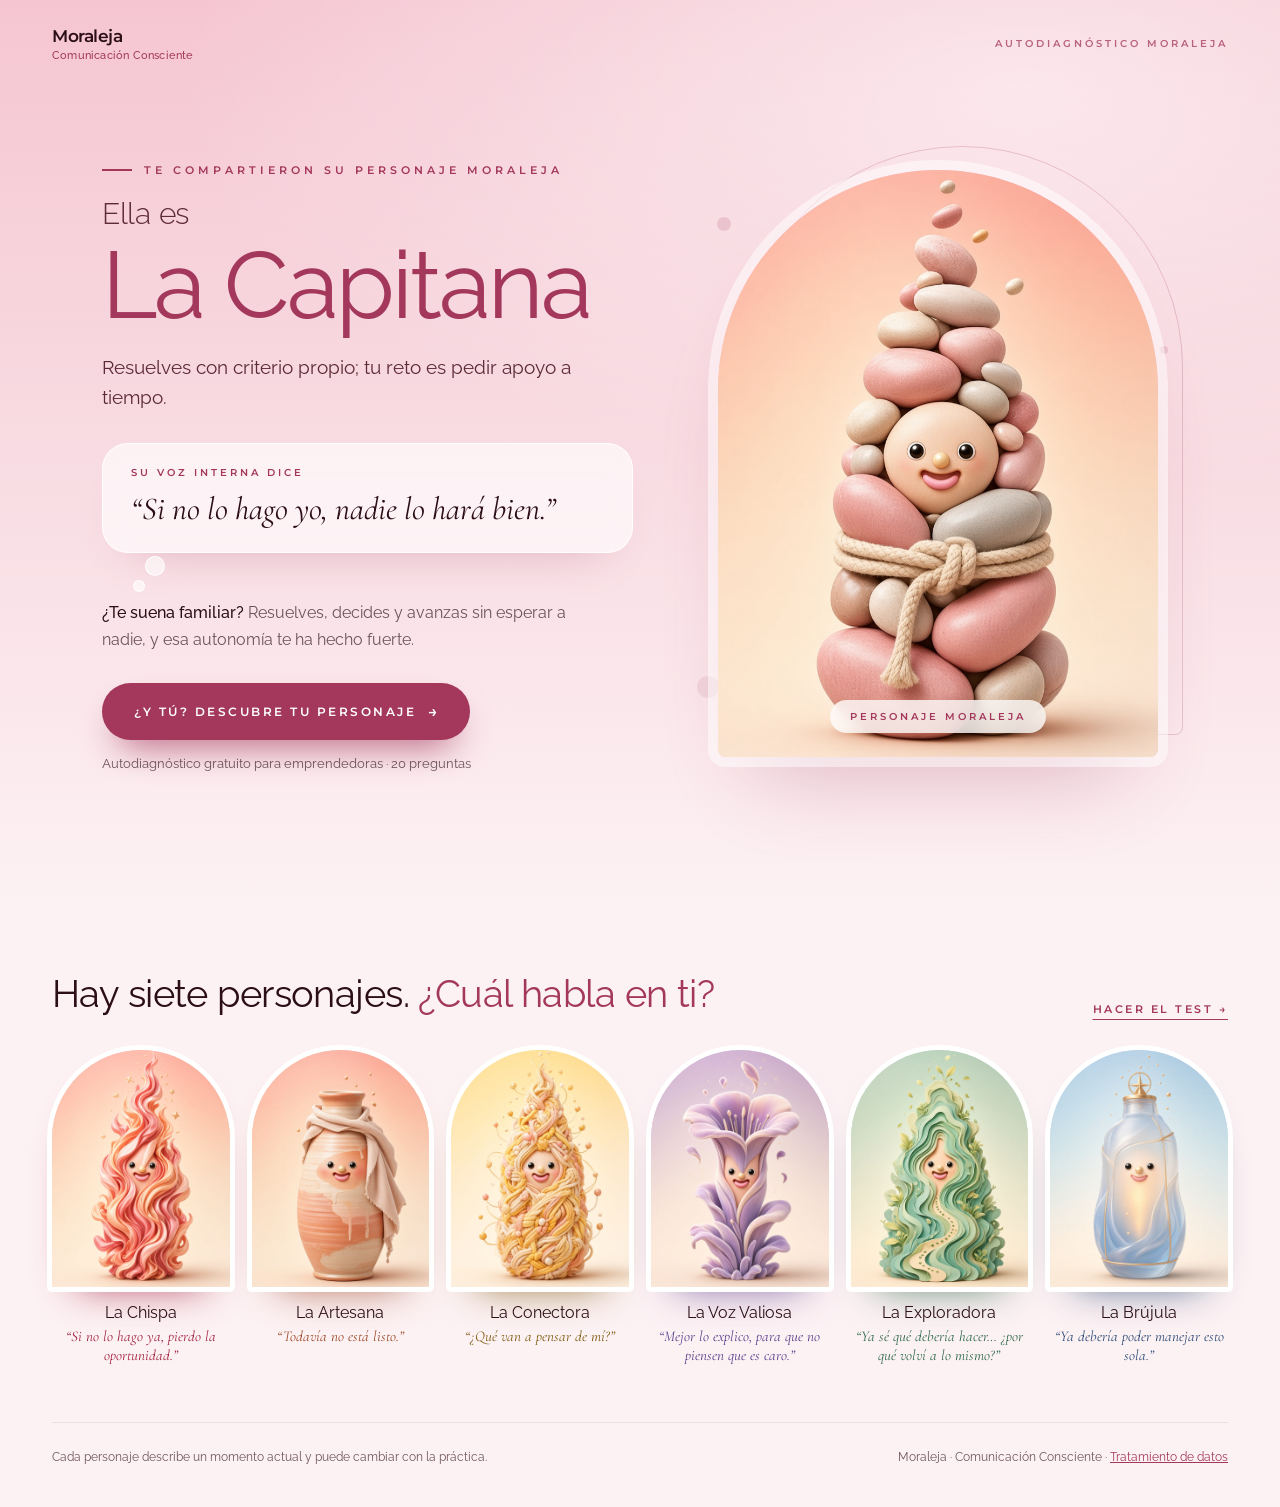
<file: resultados/la-capitana.html>
<!doctype html>
<html lang="es">
<head>
  <meta charset="UTF-8">
  <meta name="viewport" content="width=device-width,initial-scale=1">
  <title>La Capitana · Personaje Moraleja</title>
  <meta name="description" content="La Capitana, personaje del Autodiagnóstico Moraleja: resuelves con criterio propio; tu reto es pedir apoyo a tiempo. Descubre cómo tu voz interna influye en tu forma de comunicar y decidir.">
  <meta name="theme-color" content="#F5C6D2">
  <link rel="canonical" href="https://ancroc93.github.io/Moraleja/resultados/la-capitana.html">
  <meta property="og:type" content="website">
  <meta property="og:site_name" content="Moraleja">
  <meta property="og:locale" content="es_CO">
  <meta property="og:url" content="https://ancroc93.github.io/Moraleja/resultados/la-capitana.html">
  <meta property="og:title" content="Soy La Capitana · ¿Y tú, qué personaje Moraleja eres?">
  <meta property="og:description" content="Mi voz interna dice: “Si no lo hago yo, nadie lo hará bien.” ¿Y la tuya? Descubre tu personaje Moraleja, gratis, con Moraleja.">
  <meta property="og:image" content="https://ancroc93.github.io/Moraleja/images/og-la-capitana.png">
  <meta property="og:image:type" content="image/png">
  <meta property="og:image:width" content="1200">
  <meta property="og:image:height" content="630">
  <meta property="og:image:alt" content="La Capitana, personaje Moraleja. Su voz interna dice: “Si no lo hago yo, nadie lo hará bien.”">
  <meta name="twitter:card" content="summary_large_image">
  <meta name="twitter:title" content="Soy La Capitana · ¿Y tú, qué personaje Moraleja eres?">
  <meta name="twitter:description" content="Mi voz interna dice: “Si no lo hago yo, nadie lo hará bien.” ¿Y la tuya? Descubre tu personaje Moraleja, gratis, con Moraleja.">
  <meta name="twitter:image" content="https://ancroc93.github.io/Moraleja/images/og-la-capitana.png">
  <meta name="twitter:image:alt" content="La Capitana, personaje Moraleja. Su voz interna dice: “Si no lo hago yo, nadie lo hará bien.”">
  <link rel="preconnect" href="https://fonts.googleapis.com">
  <link rel="preconnect" href="https://fonts.gstatic.com" crossorigin>
  <link href="https://fonts.googleapis.com/css2?family=Cormorant+Garamond:ital,wght@1,400;1,500&family=Montserrat:wght@500;600&family=Raleway:wght@300;400;500&display=swap" rel="stylesheet">
  <link rel="preload" as="image" href="../images/characters/la-capitana.jpg">
  <style>
:root{--bg:#F5C6D2;--bg2:#FCF1F3;--deep:#A3385C;--shadow:#A3385C55;--ink:#2B0E17;--ink2:#5C2A38;--muted:rgba(43,14,23,.68)}
*{box-sizing:border-box;margin:0;padding:0}
html{-webkit-text-size-adjust:100%}
body{font-family:'Raleway',sans-serif;font-weight:400;color:var(--ink);background:var(--bg2);-webkit-font-smoothing:antialiased}
a{color:inherit}
.hero{position:relative;min-height:100vh;min-height:100svh;display:flex;flex-direction:column;background:radial-gradient(120% 80% at 80% 10%,rgba(255,255,255,.55) 0%,transparent 55%),linear-gradient(180deg,var(--bg) 0%,var(--bg2) 100%);overflow:hidden}
.top{display:flex;justify-content:space-between;align-items:center;gap:20px;padding:26px 52px;position:relative;z-index:2}
.brand{display:flex;flex-direction:column;gap:3px;text-decoration:none;line-height:1.1;white-space:nowrap}
.brand-name{font:600 17px 'Montserrat',sans-serif;letter-spacing:-.5px;color:var(--ink)}
.brand-tag{font:500 10.5px 'Raleway',sans-serif;letter-spacing:.2px;color:var(--deep)}
.top-tag{font:600 10px 'Montserrat',sans-serif;letter-spacing:3px;text-transform:uppercase;color:var(--deep);opacity:.75;text-decoration:none}
.top-tag:hover{opacity:1}
.inner{flex:1;max-width:1180px;width:100%;margin:0 auto;padding:4px 52px 64px;display:grid;grid-template-columns:minmax(0,1.05fr) minmax(0,.95fr);gap:64px;align-items:center;position:relative;z-index:1}
.reveal{animation:reveal .9s var(--d,0s) cubic-bezier(.2,.8,.2,1) both}
@keyframes reveal{from{opacity:0;transform:translateY(24px)}to{opacity:1;transform:none}}
.eyebrow{display:inline-flex;align-items:center;gap:12px;font:600 11px 'Montserrat',sans-serif;letter-spacing:4px;text-transform:uppercase;color:var(--deep);margin-bottom:22px}
.eyebrow::before{content:'';width:30px;height:1.5px;background:currentColor;flex-shrink:0}
.ella{font:300 clamp(22px,2.4vw,30px)/1 'Raleway',sans-serif;letter-spacing:-.01em;color:var(--ink2)}
h1{font:400 clamp(52px,7.4vw,104px)/.98 'Raleway',sans-serif;letter-spacing:-.03em;color:var(--deep);margin:10px 0 20px}
.subtitle{font-size:clamp(16px,1.5vw,19px);line-height:1.6;color:var(--ink2);max-width:500px;margin-bottom:30px}
.voice{position:relative;max-width:540px;margin-bottom:46px;padding:22px 28px 24px;background:rgba(255,255,255,.62);-webkit-backdrop-filter:blur(12px);backdrop-filter:blur(12px);border:1px solid rgba(255,255,255,.9);border-radius:26px;font:italic 400 clamp(24px,2.5vw,32px)/1.22 'Cormorant Garamond',serif;color:var(--ink);box-shadow:0 24px 48px -30px var(--shadow)}
.voice::before,.voice::after{content:'';position:absolute;border-radius:50%;background:rgba(255,255,255,.62);border:1px solid rgba(255,255,255,.9)}
.voice::before{width:18px;height:18px;left:42px;bottom:-24px}
.voice::after{width:10px;height:10px;left:30px;bottom:-40px}
.voice-label{display:block;font:600 10px 'Montserrat',sans-serif;font-style:normal;letter-spacing:3px;text-transform:uppercase;color:var(--deep);margin-bottom:10px}
.desc{font-size:15.5px;line-height:1.75;color:var(--muted);max-width:500px;margin-bottom:30px}
.desc strong{font-weight:500;color:var(--ink)}
.cta{display:inline-flex;align-items:center;gap:12px;padding:19px 32px;border-radius:999px;background:var(--deep);color:#fff;text-decoration:none;font:600 12px 'Montserrat',sans-serif;letter-spacing:2.5px;text-transform:uppercase;box-shadow:0 18px 36px -16px var(--deep);transition:transform .25s ease,box-shadow .25s ease}
.cta span{font-size:16px;letter-spacing:0;transition:transform .25s ease}
.cta:hover{transform:translateY(-2px);box-shadow:0 24px 40px -16px var(--deep)}
.cta:hover span{transform:translateX(4px)}
.cta:focus-visible,.cast li a:focus-visible,.top a:focus-visible{outline:2px solid var(--deep);outline-offset:4px}
.cta-note{font-size:12.5px;color:var(--muted);margin-top:16px}
.stage{position:relative;display:flex;justify-content:center;align-items:center}
.stage::before{content:'';position:absolute;top:0;left:50%;width:min(100%,440px);aspect-ratio:3/4;border:1.5px solid var(--deep);opacity:.22;border-radius:999px 999px 34px 34px;transform:translate(calc(-50% + 24px),-24px);animation:ring 1.4s .5s cubic-bezier(.2,.8,.2,1) both}
@keyframes ring{from{opacity:0;transform:translate(-50%,0)}to{opacity:.22;transform:translate(calc(-50% + 24px),-24px)}}
.arch{position:relative;width:min(100%,440px);aspect-ratio:3/4;border-radius:999px 999px 34px 34px;overflow:hidden;background:var(--bg);box-shadow:0 0 0 10px rgba(255,255,255,.5),0 50px 90px -40px var(--shadow);animation:arch 1.1s cubic-bezier(.2,.8,.2,1) both}
@keyframes arch{from{opacity:0;transform:translateY(48px) scale(.94)}to{opacity:1;transform:none}}
.arch img{width:100%;height:100%;object-fit:cover;display:block;animation:char 1.5s .2s cubic-bezier(.2,.8,.2,1) both,float-img 7s 1.8s ease-in-out infinite}
@keyframes char{from{opacity:0;transform:scale(1.18) translateY(30px)}to{opacity:1;transform:scale(1.06)}}
@keyframes float-img{0%,100%{transform:scale(1.06) translateY(0)}50%{transform:scale(1.06) translateY(-2.5%)}}
.arch-tag{position:absolute;left:50%;bottom:24px;transform:translateX(-50%);white-space:nowrap;background:rgba(255,255,255,.78);-webkit-backdrop-filter:blur(8px);backdrop-filter:blur(8px);padding:10px 20px;border-radius:999px;font:600 10px 'Montserrat',sans-serif;letter-spacing:3px;text-transform:uppercase;color:var(--deep)}
.dot{position:absolute;border-radius:50%;background:var(--deep);opacity:.16;animation:float 6s ease-in-out infinite}
.dot.d1{width:14px;height:14px;top:8%;left:4%}
.dot.d2{width:8px;height:8px;top:30%;right:2%;animation-delay:1.2s}
.dot.d3{width:22px;height:22px;bottom:10%;left:0;opacity:.1;animation-delay:2.4s}
@keyframes float{0%,100%{transform:translateY(0)}50%{transform:translateY(-10px)}}
.cast{background:var(--bg2);padding:72px 52px 40px}
.cast-inner{max-width:1180px;margin:0 auto}
.cast-head{display:flex;justify-content:space-between;align-items:flex-end;gap:24px;flex-wrap:wrap;margin-bottom:34px}
.cast-title{font:400 clamp(26px,3vw,38px)/1.15 'Raleway',sans-serif;letter-spacing:-.015em;color:var(--ink)}
.cast-title em{font-style:normal;color:var(--deep)}
.cast-link{font:600 11px 'Montserrat',sans-serif;letter-spacing:2.5px;text-transform:uppercase;color:var(--deep);text-underline-offset:6px}
.cast ul{list-style:none;display:grid;grid-template-columns:repeat(6,minmax(0,1fr));gap:22px}
.cast li a{display:block;text-decoration:none;text-align:center}
.thumb{display:block;aspect-ratio:3/4;border-radius:999px 999px 18px 18px;overflow:hidden;background:var(--t-bg);box-shadow:0 0 0 5px #fff,0 22px 40px -26px var(--t-deep);transition:transform .3s cubic-bezier(.2,.8,.2,1),box-shadow .3s ease}
.thumb img{width:100%;height:100%;object-fit:cover;display:block;transform:scale(1.06)}
.cast li a:hover .thumb{transform:translateY(-6px) rotate(-1.5deg);box-shadow:0 0 0 5px #fff,0 30px 46px -24px var(--t-deep)}
.cast-name{display:block;margin-top:16px;font:400 16px/1.25 'Raleway',sans-serif;color:var(--ink)}
.cast-voice{display:block;margin-top:4px;font:italic 400 15px/1.3 'Cormorant Garamond',serif;color:var(--t-deep)}
.foot{max-width:1180px;margin:56px auto 0;padding-top:24px;border-top:1px solid rgba(43,14,23,.08);display:flex;justify-content:space-between;gap:8px 24px;flex-wrap:wrap;font-size:12px;line-height:1.7;color:var(--muted)}
.foot a{color:var(--deep)}
@media(min-width:901px) and (max-height:880px){
  .top{padding:20px 52px}
  .eyebrow{margin-bottom:16px}
  .ella{font-size:24px}
  h1{font-size:clamp(52px,6.2vw,84px);margin:6px 0 16px}
  .subtitle{margin-bottom:22px}
  .voice{font-size:27px;padding:18px 26px 20px;margin-bottom:38px}
  .desc{margin-bottom:22px}
  .cta{padding:17px 30px}
  .cta-note{margin-top:12px}
  .arch,.stage::before{width:min(100%,400px)}
}
@media(max-width:900px){
  .top{padding:20px 24px}
  .inner{grid-template-columns:1fr;gap:40px;padding:0 24px 64px;text-align:center}
  .stage{order:-1}
  .arch,.stage::before{width:min(68vw,320px)}
  .arch{box-shadow:0 0 0 8px rgba(255,255,255,.5),0 40px 70px -36px var(--shadow)}
  .eyebrow{justify-content:center;letter-spacing:3px;font-size:10px}
  .eyebrow::before{display:none}
  .subtitle,.voice,.desc{margin-left:auto;margin-right:auto}
  .voice{text-align:left}
  .cta{padding:18px 26px;font-size:11px;letter-spacing:1.8px}
  .cast{padding:56px 24px 32px}
  .cast-head{flex-direction:column;align-items:flex-start;gap:14px}
  .foot{flex-direction:column}
  .cast ul{grid-template-columns:repeat(3,minmax(0,1fr));gap:26px 16px}
  .cast-voice{display:none}
  .cast-name{font-size:14px;margin-top:12px}
}
@media(max-width:420px){.top-tag{display:none}.cta{width:100%;justify-content:center}}
@media(prefers-reduced-motion:reduce){*,*::before,*::after{animation-duration:.01ms!important;animation-iteration-count:1!important;transition-duration:.01ms!important}}
  </style>
</head>
<body>
<main>
  <section class="hero">
    <header class="top">
      <a class="brand" href="../autodiagnostico-clara-emprendedoras.html" aria-label="Moraleja, Comunicación Consciente"><span class="brand-name">Moraleja</span><span class="brand-tag">Comunicación Consciente</span></a>
      <a class="top-tag" href="../autodiagnostico-clara-emprendedoras.html">Autodiagnóstico Moraleja</a>
    </header>
    <div class="inner">
      <div class="copy">
        <p class="eyebrow reveal" style="--d:.1s">Te compartieron su personaje Moraleja</p>
        <p class="ella reveal" style="--d:.2s">Ella es</p>
        <h1 class="reveal" style="--d:.28s">La Capitana</h1>
        <p class="subtitle reveal" style="--d:.38s">Resuelves con criterio propio; tu reto es pedir apoyo a tiempo.</p>
        <blockquote class="voice reveal" style="--d:.5s"><span class="voice-label">Su voz interna dice</span>“Si no lo hago yo, nadie lo hará bien.”</blockquote>
        <p class="desc reveal" style="--d:.6s"><strong>¿Te suena familiar?</strong> Resuelves, decides y avanzas sin esperar a nadie, y esa autonomía te ha hecho fuerte.</p>
        <div class="reveal" style="--d:.7s">
          <a class="cta" href="../autodiagnostico-clara-emprendedoras.html">¿Y tú? Descubre tu personaje <span aria-hidden="true">→</span></a>
          <p class="cta-note">Autodiagnóstico gratuito para emprendedoras · 20 preguntas</p>
        </div>
      </div>
      <div class="stage">
        <span class="dot d1" aria-hidden="true"></span><span class="dot d2" aria-hidden="true"></span><span class="dot d3" aria-hidden="true"></span>
        <div class="arch"><img src="../images/characters/la-capitana.jpg" alt="Personaje de La Capitana" width="864" height="1152" fetchpriority="high"><span class="arch-tag">Personaje Moraleja</span></div>
      </div>
    </div>
  </section>
  <section class="cast" aria-labelledby="cast-title">
    <div class="cast-inner">
      <div class="cast-head">
        <h2 class="cast-title" id="cast-title">Hay siete personajes. <em>¿Cuál habla en ti?</em></h2>
        <a class="cast-link" href="../autodiagnostico-clara-emprendedoras.html">Hacer el test →</a>
      </div>
      <ul>
        <li><a href="la-chispa.html" style="--t-bg:#F7C4BA;--t-deep:#A3203F"><span class="thumb"><img src="../images/characters/la-chispa.jpg" alt="" width="864" height="1152" loading="lazy" decoding="async"></span><span class="cast-name">La Chispa</span><span class="cast-voice">“Si no lo hago ya, pierdo la oportunidad.”</span></a></li>
        <li><a href="la-artesana.html" style="--t-bg:#F5CDB6;--t-deep:#9C4524"><span class="thumb"><img src="../images/characters/la-artesana.jpg" alt="" width="864" height="1152" loading="lazy" decoding="async"></span><span class="cast-name">La Artesana</span><span class="cast-voice">“Todavía no está listo.”</span></a></li>
        <li><a href="la-conectora.html" style="--t-bg:#F6E3A8;--t-deep:#7E5A0E"><span class="thumb"><img src="../images/characters/la-conectora.jpg" alt="" width="864" height="1152" loading="lazy" decoding="async"></span><span class="cast-name">La Conectora</span><span class="cast-voice">“¿Qué van a pensar de mí?”</span></a></li>
        <li><a href="la-voz-valiosa.html" style="--t-bg:#DCCDEE;--t-deep:#5B3D8C"><span class="thumb"><img src="../images/characters/la-voz-valiosa.jpg" alt="" width="864" height="1152" loading="lazy" decoding="async"></span><span class="cast-name">La Voz Valiosa</span><span class="cast-voice">“Mejor lo explico, para que no piensen que es caro.”</span></a></li>
        <li><a href="la-exploradora.html" style="--t-bg:#CDE4D4;--t-deep:#2E6A4E"><span class="thumb"><img src="../images/characters/la-exploradora.jpg" alt="" width="864" height="1152" loading="lazy" decoding="async"></span><span class="cast-name">La Exploradora</span><span class="cast-voice">“Ya sé qué debería hacer… ¿por qué volví a lo mismo?”</span></a></li>
        <li><a href="la-brujula.html" style="--t-bg:#CCDDEF;--t-deep:#2C4B77"><span class="thumb"><img src="../images/characters/la-brujula.jpg" alt="" width="864" height="1152" loading="lazy" decoding="async"></span><span class="cast-name">La Brújula</span><span class="cast-voice">“Ya debería poder manejar esto sola.”</span></a></li>
      </ul>
      <footer class="foot">
        <span>Cada personaje describe un momento actual y puede cambiar con la práctica.</span>
        <span>Moraleja · Comunicación Consciente · <a href="../politica-datos.html">Tratamiento de datos</a></span>
      </footer>
    </div>
  </section>
</main>
</body>
</html>
</file>
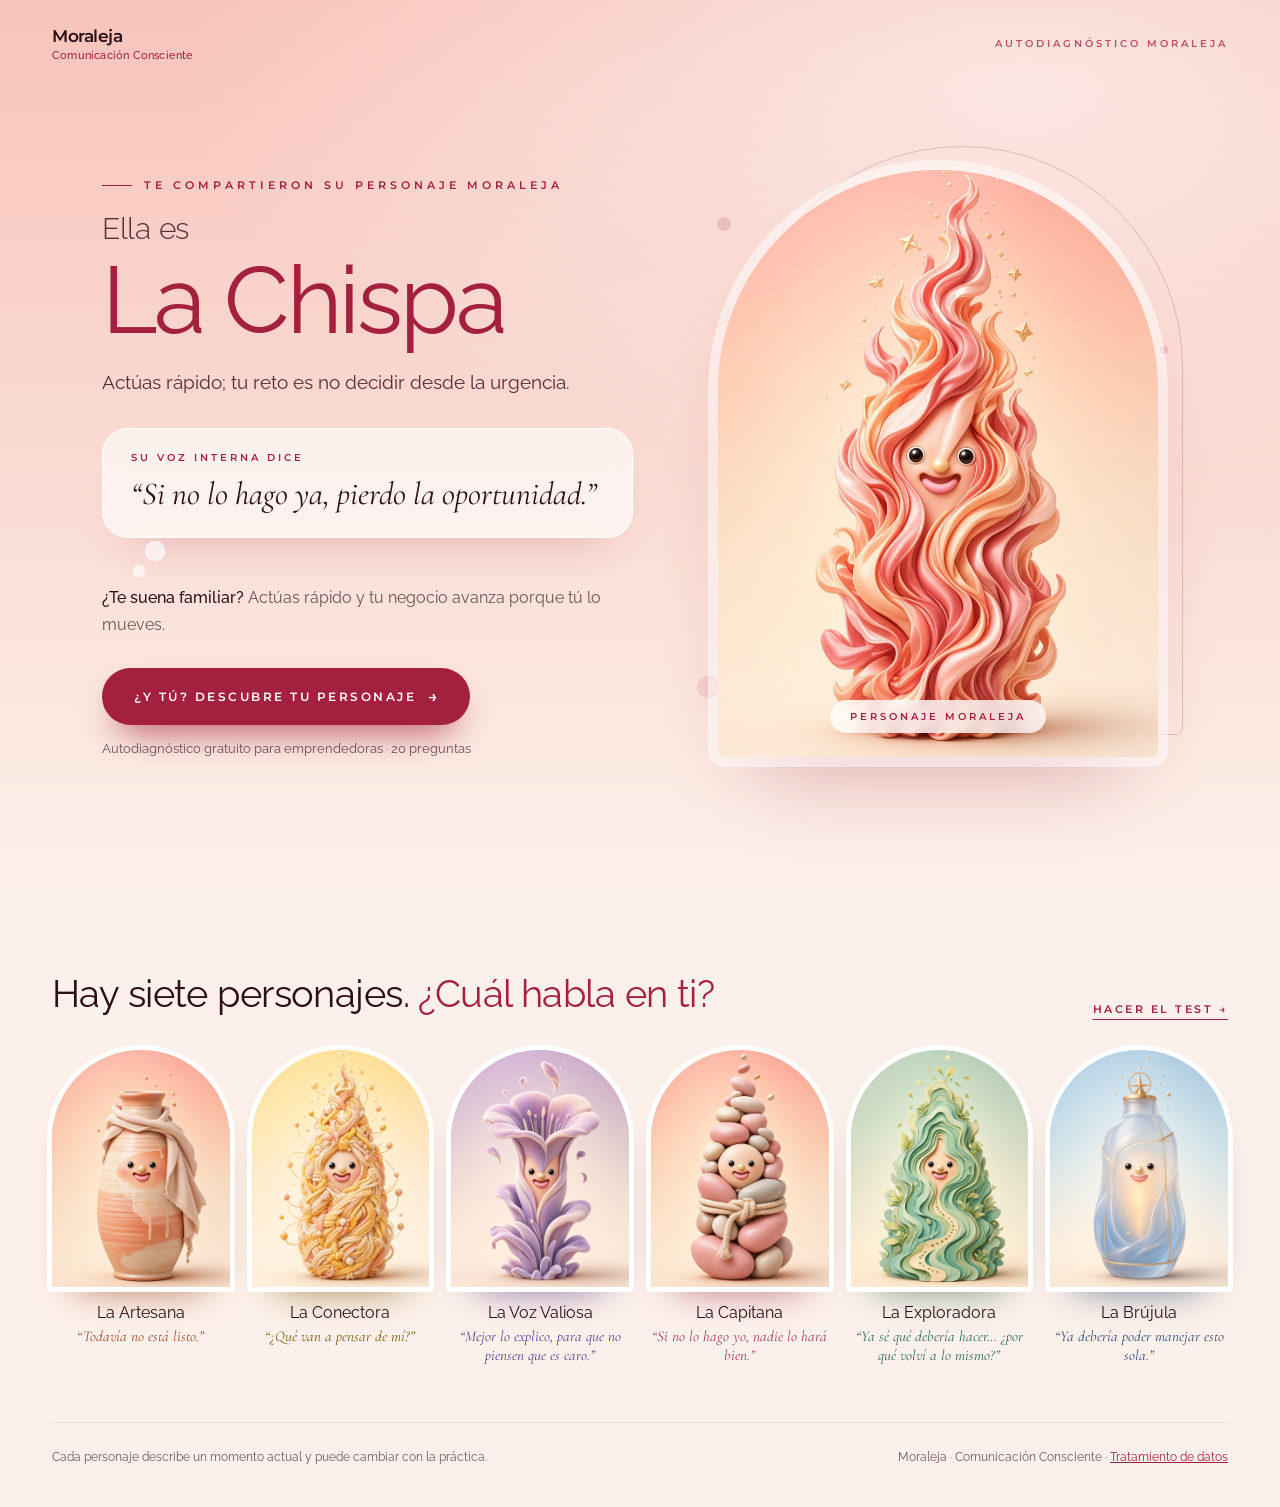
<file: resultados/la-chispa.html>
<!doctype html>
<html lang="es">
<head>
  <meta charset="UTF-8">
  <meta name="viewport" content="width=device-width,initial-scale=1">
  <title>La Chispa · Personaje Moraleja</title>
  <meta name="description" content="La Chispa, personaje del Autodiagnóstico Moraleja: actúas rápido; tu reto es no decidir desde la urgencia. Descubre cómo tu voz interna influye en tu forma de comunicar y decidir.">
  <meta name="theme-color" content="#F7C4BA">
  <link rel="canonical" href="https://ancroc93.github.io/Moraleja/resultados/la-chispa.html">
  <meta property="og:type" content="website">
  <meta property="og:site_name" content="Moraleja">
  <meta property="og:locale" content="es_CO">
  <meta property="og:url" content="https://ancroc93.github.io/Moraleja/resultados/la-chispa.html">
  <meta property="og:title" content="Soy La Chispa · ¿Y tú, qué personaje Moraleja eres?">
  <meta property="og:description" content="Mi voz interna dice: “Si no lo hago ya, pierdo la oportunidad.” ¿Y la tuya? Descubre tu personaje Moraleja, gratis, con Moraleja.">
  <meta property="og:image" content="https://ancroc93.github.io/Moraleja/images/og-la-chispa.png">
  <meta property="og:image:type" content="image/png">
  <meta property="og:image:width" content="1200">
  <meta property="og:image:height" content="630">
  <meta property="og:image:alt" content="La Chispa, personaje Moraleja. Su voz interna dice: “Si no lo hago ya, pierdo la oportunidad.”">
  <meta name="twitter:card" content="summary_large_image">
  <meta name="twitter:title" content="Soy La Chispa · ¿Y tú, qué personaje Moraleja eres?">
  <meta name="twitter:description" content="Mi voz interna dice: “Si no lo hago ya, pierdo la oportunidad.” ¿Y la tuya? Descubre tu personaje Moraleja, gratis, con Moraleja.">
  <meta name="twitter:image" content="https://ancroc93.github.io/Moraleja/images/og-la-chispa.png">
  <meta name="twitter:image:alt" content="La Chispa, personaje Moraleja. Su voz interna dice: “Si no lo hago ya, pierdo la oportunidad.”">
  <link rel="preconnect" href="https://fonts.googleapis.com">
  <link rel="preconnect" href="https://fonts.gstatic.com" crossorigin>
  <link href="https://fonts.googleapis.com/css2?family=Cormorant+Garamond:ital,wght@1,400;1,500&family=Montserrat:wght@500;600&family=Raleway:wght@300;400;500&display=swap" rel="stylesheet">
  <link rel="preload" as="image" href="../images/characters/la-chispa.jpg">
  <style>
:root{--bg:#F7C4BA;--bg2:#FCF1EA;--deep:#A3203F;--shadow:#A3203F55;--ink:#2B0E17;--ink2:#5C2A38;--muted:rgba(43,14,23,.68)}
*{box-sizing:border-box;margin:0;padding:0}
html{-webkit-text-size-adjust:100%}
body{font-family:'Raleway',sans-serif;font-weight:400;color:var(--ink);background:var(--bg2);-webkit-font-smoothing:antialiased}
a{color:inherit}
.hero{position:relative;min-height:100vh;min-height:100svh;display:flex;flex-direction:column;background:radial-gradient(120% 80% at 80% 10%,rgba(255,255,255,.55) 0%,transparent 55%),linear-gradient(180deg,var(--bg) 0%,var(--bg2) 100%);overflow:hidden}
.top{display:flex;justify-content:space-between;align-items:center;gap:20px;padding:26px 52px;position:relative;z-index:2}
.brand{display:flex;flex-direction:column;gap:3px;text-decoration:none;line-height:1.1;white-space:nowrap}
.brand-name{font:600 17px 'Montserrat',sans-serif;letter-spacing:-.5px;color:var(--ink)}
.brand-tag{font:500 10.5px 'Raleway',sans-serif;letter-spacing:.2px;color:var(--deep)}
.top-tag{font:600 10px 'Montserrat',sans-serif;letter-spacing:3px;text-transform:uppercase;color:var(--deep);opacity:.75;text-decoration:none}
.top-tag:hover{opacity:1}
.inner{flex:1;max-width:1180px;width:100%;margin:0 auto;padding:4px 52px 64px;display:grid;grid-template-columns:minmax(0,1.05fr) minmax(0,.95fr);gap:64px;align-items:center;position:relative;z-index:1}
.reveal{animation:reveal .9s var(--d,0s) cubic-bezier(.2,.8,.2,1) both}
@keyframes reveal{from{opacity:0;transform:translateY(24px)}to{opacity:1;transform:none}}
.eyebrow{display:inline-flex;align-items:center;gap:12px;font:600 11px 'Montserrat',sans-serif;letter-spacing:4px;text-transform:uppercase;color:var(--deep);margin-bottom:22px}
.eyebrow::before{content:'';width:30px;height:1.5px;background:currentColor;flex-shrink:0}
.ella{font:300 clamp(22px,2.4vw,30px)/1 'Raleway',sans-serif;letter-spacing:-.01em;color:var(--ink2)}
h1{font:400 clamp(52px,7.4vw,104px)/.98 'Raleway',sans-serif;letter-spacing:-.03em;color:var(--deep);margin:10px 0 20px}
.subtitle{font-size:clamp(16px,1.5vw,19px);line-height:1.6;color:var(--ink2);max-width:500px;margin-bottom:30px}
.voice{position:relative;max-width:540px;margin-bottom:46px;padding:22px 28px 24px;background:rgba(255,255,255,.62);-webkit-backdrop-filter:blur(12px);backdrop-filter:blur(12px);border:1px solid rgba(255,255,255,.9);border-radius:26px;font:italic 400 clamp(24px,2.5vw,32px)/1.22 'Cormorant Garamond',serif;color:var(--ink);box-shadow:0 24px 48px -30px var(--shadow)}
.voice::before,.voice::after{content:'';position:absolute;border-radius:50%;background:rgba(255,255,255,.62);border:1px solid rgba(255,255,255,.9)}
.voice::before{width:18px;height:18px;left:42px;bottom:-24px}
.voice::after{width:10px;height:10px;left:30px;bottom:-40px}
.voice-label{display:block;font:600 10px 'Montserrat',sans-serif;font-style:normal;letter-spacing:3px;text-transform:uppercase;color:var(--deep);margin-bottom:10px}
.desc{font-size:15.5px;line-height:1.75;color:var(--muted);max-width:500px;margin-bottom:30px}
.desc strong{font-weight:500;color:var(--ink)}
.cta{display:inline-flex;align-items:center;gap:12px;padding:19px 32px;border-radius:999px;background:var(--deep);color:#fff;text-decoration:none;font:600 12px 'Montserrat',sans-serif;letter-spacing:2.5px;text-transform:uppercase;box-shadow:0 18px 36px -16px var(--deep);transition:transform .25s ease,box-shadow .25s ease}
.cta span{font-size:16px;letter-spacing:0;transition:transform .25s ease}
.cta:hover{transform:translateY(-2px);box-shadow:0 24px 40px -16px var(--deep)}
.cta:hover span{transform:translateX(4px)}
.cta:focus-visible,.cast li a:focus-visible,.top a:focus-visible{outline:2px solid var(--deep);outline-offset:4px}
.cta-note{font-size:12.5px;color:var(--muted);margin-top:16px}
.stage{position:relative;display:flex;justify-content:center;align-items:center}
.stage::before{content:'';position:absolute;top:0;left:50%;width:min(100%,440px);aspect-ratio:3/4;border:1.5px solid var(--deep);opacity:.22;border-radius:999px 999px 34px 34px;transform:translate(calc(-50% + 24px),-24px);animation:ring 1.4s .5s cubic-bezier(.2,.8,.2,1) both}
@keyframes ring{from{opacity:0;transform:translate(-50%,0)}to{opacity:.22;transform:translate(calc(-50% + 24px),-24px)}}
.arch{position:relative;width:min(100%,440px);aspect-ratio:3/4;border-radius:999px 999px 34px 34px;overflow:hidden;background:var(--bg);box-shadow:0 0 0 10px rgba(255,255,255,.5),0 50px 90px -40px var(--shadow);animation:arch 1.1s cubic-bezier(.2,.8,.2,1) both}
@keyframes arch{from{opacity:0;transform:translateY(48px) scale(.94)}to{opacity:1;transform:none}}
.arch img{width:100%;height:100%;object-fit:cover;display:block;animation:char 1.5s .2s cubic-bezier(.2,.8,.2,1) both,float-img 7s 1.8s ease-in-out infinite}
@keyframes char{from{opacity:0;transform:scale(1.18) translateY(30px)}to{opacity:1;transform:scale(1.06)}}
@keyframes float-img{0%,100%{transform:scale(1.06) translateY(0)}50%{transform:scale(1.06) translateY(-2.5%)}}
.arch-tag{position:absolute;left:50%;bottom:24px;transform:translateX(-50%);white-space:nowrap;background:rgba(255,255,255,.78);-webkit-backdrop-filter:blur(8px);backdrop-filter:blur(8px);padding:10px 20px;border-radius:999px;font:600 10px 'Montserrat',sans-serif;letter-spacing:3px;text-transform:uppercase;color:var(--deep)}
.dot{position:absolute;border-radius:50%;background:var(--deep);opacity:.16;animation:float 6s ease-in-out infinite}
.dot.d1{width:14px;height:14px;top:8%;left:4%}
.dot.d2{width:8px;height:8px;top:30%;right:2%;animation-delay:1.2s}
.dot.d3{width:22px;height:22px;bottom:10%;left:0;opacity:.1;animation-delay:2.4s}
@keyframes float{0%,100%{transform:translateY(0)}50%{transform:translateY(-10px)}}
.cast{background:var(--bg2);padding:72px 52px 40px}
.cast-inner{max-width:1180px;margin:0 auto}
.cast-head{display:flex;justify-content:space-between;align-items:flex-end;gap:24px;flex-wrap:wrap;margin-bottom:34px}
.cast-title{font:400 clamp(26px,3vw,38px)/1.15 'Raleway',sans-serif;letter-spacing:-.015em;color:var(--ink)}
.cast-title em{font-style:normal;color:var(--deep)}
.cast-link{font:600 11px 'Montserrat',sans-serif;letter-spacing:2.5px;text-transform:uppercase;color:var(--deep);text-underline-offset:6px}
.cast ul{list-style:none;display:grid;grid-template-columns:repeat(6,minmax(0,1fr));gap:22px}
.cast li a{display:block;text-decoration:none;text-align:center}
.thumb{display:block;aspect-ratio:3/4;border-radius:999px 999px 18px 18px;overflow:hidden;background:var(--t-bg);box-shadow:0 0 0 5px #fff,0 22px 40px -26px var(--t-deep);transition:transform .3s cubic-bezier(.2,.8,.2,1),box-shadow .3s ease}
.thumb img{width:100%;height:100%;object-fit:cover;display:block;transform:scale(1.06)}
.cast li a:hover .thumb{transform:translateY(-6px) rotate(-1.5deg);box-shadow:0 0 0 5px #fff,0 30px 46px -24px var(--t-deep)}
.cast-name{display:block;margin-top:16px;font:400 16px/1.25 'Raleway',sans-serif;color:var(--ink)}
.cast-voice{display:block;margin-top:4px;font:italic 400 15px/1.3 'Cormorant Garamond',serif;color:var(--t-deep)}
.foot{max-width:1180px;margin:56px auto 0;padding-top:24px;border-top:1px solid rgba(43,14,23,.08);display:flex;justify-content:space-between;gap:8px 24px;flex-wrap:wrap;font-size:12px;line-height:1.7;color:var(--muted)}
.foot a{color:var(--deep)}
@media(min-width:901px) and (max-height:880px){
  .top{padding:20px 52px}
  .eyebrow{margin-bottom:16px}
  .ella{font-size:24px}
  h1{font-size:clamp(52px,6.2vw,84px);margin:6px 0 16px}
  .subtitle{margin-bottom:22px}
  .voice{font-size:27px;padding:18px 26px 20px;margin-bottom:38px}
  .desc{margin-bottom:22px}
  .cta{padding:17px 30px}
  .cta-note{margin-top:12px}
  .arch,.stage::before{width:min(100%,400px)}
}
@media(max-width:900px){
  .top{padding:20px 24px}
  .inner{grid-template-columns:1fr;gap:40px;padding:0 24px 64px;text-align:center}
  .stage{order:-1}
  .arch,.stage::before{width:min(68vw,320px)}
  .arch{box-shadow:0 0 0 8px rgba(255,255,255,.5),0 40px 70px -36px var(--shadow)}
  .eyebrow{justify-content:center;letter-spacing:3px;font-size:10px}
  .eyebrow::before{display:none}
  .subtitle,.voice,.desc{margin-left:auto;margin-right:auto}
  .voice{text-align:left}
  .cta{padding:18px 26px;font-size:11px;letter-spacing:1.8px}
  .cast{padding:56px 24px 32px}
  .cast-head{flex-direction:column;align-items:flex-start;gap:14px}
  .foot{flex-direction:column}
  .cast ul{grid-template-columns:repeat(3,minmax(0,1fr));gap:26px 16px}
  .cast-voice{display:none}
  .cast-name{font-size:14px;margin-top:12px}
}
@media(max-width:420px){.top-tag{display:none}.cta{width:100%;justify-content:center}}
@media(prefers-reduced-motion:reduce){*,*::before,*::after{animation-duration:.01ms!important;animation-iteration-count:1!important;transition-duration:.01ms!important}}
  </style>
</head>
<body>
<main>
  <section class="hero">
    <header class="top">
      <a class="brand" href="../autodiagnostico-clara-emprendedoras.html" aria-label="Moraleja, Comunicación Consciente"><span class="brand-name">Moraleja</span><span class="brand-tag">Comunicación Consciente</span></a>
      <a class="top-tag" href="../autodiagnostico-clara-emprendedoras.html">Autodiagnóstico Moraleja</a>
    </header>
    <div class="inner">
      <div class="copy">
        <p class="eyebrow reveal" style="--d:.1s">Te compartieron su personaje Moraleja</p>
        <p class="ella reveal" style="--d:.2s">Ella es</p>
        <h1 class="reveal" style="--d:.28s">La Chispa</h1>
        <p class="subtitle reveal" style="--d:.38s">Actúas rápido; tu reto es no decidir desde la urgencia.</p>
        <blockquote class="voice reveal" style="--d:.5s"><span class="voice-label">Su voz interna dice</span>“Si no lo hago ya, pierdo la oportunidad.”</blockquote>
        <p class="desc reveal" style="--d:.6s"><strong>¿Te suena familiar?</strong> Actúas rápido y tu negocio avanza porque tú lo mueves.</p>
        <div class="reveal" style="--d:.7s">
          <a class="cta" href="../autodiagnostico-clara-emprendedoras.html">¿Y tú? Descubre tu personaje <span aria-hidden="true">→</span></a>
          <p class="cta-note">Autodiagnóstico gratuito para emprendedoras · 20 preguntas</p>
        </div>
      </div>
      <div class="stage">
        <span class="dot d1" aria-hidden="true"></span><span class="dot d2" aria-hidden="true"></span><span class="dot d3" aria-hidden="true"></span>
        <div class="arch"><img src="../images/characters/la-chispa.jpg" alt="Personaje de La Chispa" width="864" height="1152" fetchpriority="high"><span class="arch-tag">Personaje Moraleja</span></div>
      </div>
    </div>
  </section>
  <section class="cast" aria-labelledby="cast-title">
    <div class="cast-inner">
      <div class="cast-head">
        <h2 class="cast-title" id="cast-title">Hay siete personajes. <em>¿Cuál habla en ti?</em></h2>
        <a class="cast-link" href="../autodiagnostico-clara-emprendedoras.html">Hacer el test →</a>
      </div>
      <ul>
        <li><a href="la-artesana.html" style="--t-bg:#F5CDB6;--t-deep:#9C4524"><span class="thumb"><img src="../images/characters/la-artesana.jpg" alt="" width="864" height="1152" loading="lazy" decoding="async"></span><span class="cast-name">La Artesana</span><span class="cast-voice">“Todavía no está listo.”</span></a></li>
        <li><a href="la-conectora.html" style="--t-bg:#F6E3A8;--t-deep:#7E5A0E"><span class="thumb"><img src="../images/characters/la-conectora.jpg" alt="" width="864" height="1152" loading="lazy" decoding="async"></span><span class="cast-name">La Conectora</span><span class="cast-voice">“¿Qué van a pensar de mí?”</span></a></li>
        <li><a href="la-voz-valiosa.html" style="--t-bg:#DCCDEE;--t-deep:#5B3D8C"><span class="thumb"><img src="../images/characters/la-voz-valiosa.jpg" alt="" width="864" height="1152" loading="lazy" decoding="async"></span><span class="cast-name">La Voz Valiosa</span><span class="cast-voice">“Mejor lo explico, para que no piensen que es caro.”</span></a></li>
        <li><a href="la-capitana.html" style="--t-bg:#F5C6D2;--t-deep:#A3385C"><span class="thumb"><img src="../images/characters/la-capitana.jpg" alt="" width="864" height="1152" loading="lazy" decoding="async"></span><span class="cast-name">La Capitana</span><span class="cast-voice">“Si no lo hago yo, nadie lo hará bien.”</span></a></li>
        <li><a href="la-exploradora.html" style="--t-bg:#CDE4D4;--t-deep:#2E6A4E"><span class="thumb"><img src="../images/characters/la-exploradora.jpg" alt="" width="864" height="1152" loading="lazy" decoding="async"></span><span class="cast-name">La Exploradora</span><span class="cast-voice">“Ya sé qué debería hacer… ¿por qué volví a lo mismo?”</span></a></li>
        <li><a href="la-brujula.html" style="--t-bg:#CCDDEF;--t-deep:#2C4B77"><span class="thumb"><img src="../images/characters/la-brujula.jpg" alt="" width="864" height="1152" loading="lazy" decoding="async"></span><span class="cast-name">La Brújula</span><span class="cast-voice">“Ya debería poder manejar esto sola.”</span></a></li>
      </ul>
      <footer class="foot">
        <span>Cada personaje describe un momento actual y puede cambiar con la práctica.</span>
        <span>Moraleja · Comunicación Consciente · <a href="../politica-datos.html">Tratamiento de datos</a></span>
      </footer>
    </div>
  </section>
</main>
</body>
</html>
</file>
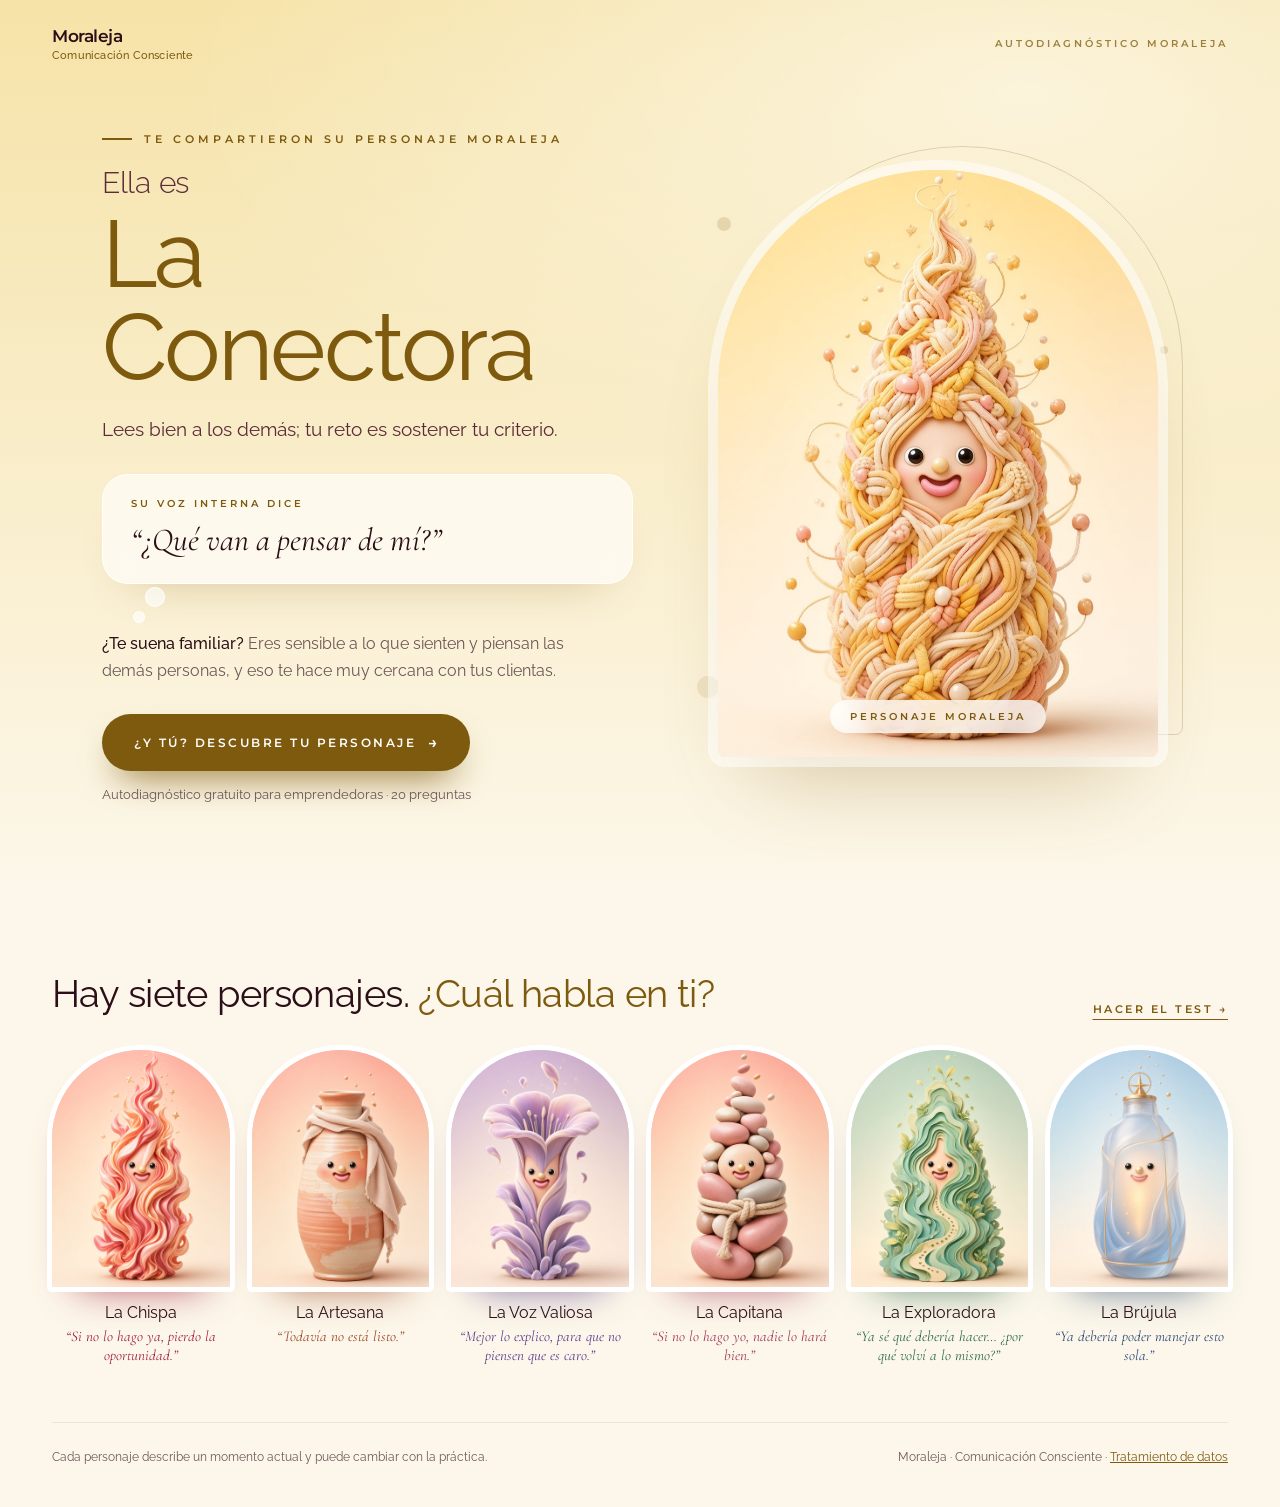
<file: resultados/la-conectora.html>
<!doctype html>
<html lang="es">
<head>
  <meta charset="UTF-8">
  <meta name="viewport" content="width=device-width,initial-scale=1">
  <title>La Conectora · Personaje Moraleja</title>
  <meta name="description" content="La Conectora, personaje del Autodiagnóstico Moraleja: lees bien a los demás; tu reto es sostener tu criterio. Descubre cómo tu voz interna influye en tu forma de comunicar y decidir.">
  <meta name="theme-color" content="#F6E3A8">
  <link rel="canonical" href="https://ancroc93.github.io/Moraleja/resultados/la-conectora.html">
  <meta property="og:type" content="website">
  <meta property="og:site_name" content="Moraleja">
  <meta property="og:locale" content="es_CO">
  <meta property="og:url" content="https://ancroc93.github.io/Moraleja/resultados/la-conectora.html">
  <meta property="og:title" content="Soy La Conectora · ¿Y tú, qué personaje Moraleja eres?">
  <meta property="og:description" content="Mi voz interna dice: “¿Qué van a pensar de mí?” ¿Y la tuya? Descubre tu personaje Moraleja, gratis, con Moraleja.">
  <meta property="og:image" content="https://ancroc93.github.io/Moraleja/images/og-la-conectora.png">
  <meta property="og:image:type" content="image/png">
  <meta property="og:image:width" content="1200">
  <meta property="og:image:height" content="630">
  <meta property="og:image:alt" content="La Conectora, personaje Moraleja. Su voz interna dice: “¿Qué van a pensar de mí?”">
  <meta name="twitter:card" content="summary_large_image">
  <meta name="twitter:title" content="Soy La Conectora · ¿Y tú, qué personaje Moraleja eres?">
  <meta name="twitter:description" content="Mi voz interna dice: “¿Qué van a pensar de mí?” ¿Y la tuya? Descubre tu personaje Moraleja, gratis, con Moraleja.">
  <meta name="twitter:image" content="https://ancroc93.github.io/Moraleja/images/og-la-conectora.png">
  <meta name="twitter:image:alt" content="La Conectora, personaje Moraleja. Su voz interna dice: “¿Qué van a pensar de mí?”">
  <link rel="preconnect" href="https://fonts.googleapis.com">
  <link rel="preconnect" href="https://fonts.gstatic.com" crossorigin>
  <link href="https://fonts.googleapis.com/css2?family=Cormorant+Garamond:ital,wght@1,400;1,500&family=Montserrat:wght@500;600&family=Raleway:wght@300;400;500&display=swap" rel="stylesheet">
  <link rel="preload" as="image" href="../images/characters/la-conectora.jpg">
  <style>
:root{--bg:#F6E3A8;--bg2:#FCF7EA;--deep:#7E5A0E;--shadow:#7E5A0E55;--ink:#2B0E17;--ink2:#5C2A38;--muted:rgba(43,14,23,.68)}
*{box-sizing:border-box;margin:0;padding:0}
html{-webkit-text-size-adjust:100%}
body{font-family:'Raleway',sans-serif;font-weight:400;color:var(--ink);background:var(--bg2);-webkit-font-smoothing:antialiased}
a{color:inherit}
.hero{position:relative;min-height:100vh;min-height:100svh;display:flex;flex-direction:column;background:radial-gradient(120% 80% at 80% 10%,rgba(255,255,255,.55) 0%,transparent 55%),linear-gradient(180deg,var(--bg) 0%,var(--bg2) 100%);overflow:hidden}
.top{display:flex;justify-content:space-between;align-items:center;gap:20px;padding:26px 52px;position:relative;z-index:2}
.brand{display:flex;flex-direction:column;gap:3px;text-decoration:none;line-height:1.1;white-space:nowrap}
.brand-name{font:600 17px 'Montserrat',sans-serif;letter-spacing:-.5px;color:var(--ink)}
.brand-tag{font:500 10.5px 'Raleway',sans-serif;letter-spacing:.2px;color:var(--deep)}
.top-tag{font:600 10px 'Montserrat',sans-serif;letter-spacing:3px;text-transform:uppercase;color:var(--deep);opacity:.75;text-decoration:none}
.top-tag:hover{opacity:1}
.inner{flex:1;max-width:1180px;width:100%;margin:0 auto;padding:4px 52px 64px;display:grid;grid-template-columns:minmax(0,1.05fr) minmax(0,.95fr);gap:64px;align-items:center;position:relative;z-index:1}
.reveal{animation:reveal .9s var(--d,0s) cubic-bezier(.2,.8,.2,1) both}
@keyframes reveal{from{opacity:0;transform:translateY(24px)}to{opacity:1;transform:none}}
.eyebrow{display:inline-flex;align-items:center;gap:12px;font:600 11px 'Montserrat',sans-serif;letter-spacing:4px;text-transform:uppercase;color:var(--deep);margin-bottom:22px}
.eyebrow::before{content:'';width:30px;height:1.5px;background:currentColor;flex-shrink:0}
.ella{font:300 clamp(22px,2.4vw,30px)/1 'Raleway',sans-serif;letter-spacing:-.01em;color:var(--ink2)}
h1{font:400 clamp(52px,7.4vw,104px)/.98 'Raleway',sans-serif;letter-spacing:-.03em;color:var(--deep);margin:10px 0 20px}
.subtitle{font-size:clamp(16px,1.5vw,19px);line-height:1.6;color:var(--ink2);max-width:500px;margin-bottom:30px}
.voice{position:relative;max-width:540px;margin-bottom:46px;padding:22px 28px 24px;background:rgba(255,255,255,.62);-webkit-backdrop-filter:blur(12px);backdrop-filter:blur(12px);border:1px solid rgba(255,255,255,.9);border-radius:26px;font:italic 400 clamp(24px,2.5vw,32px)/1.22 'Cormorant Garamond',serif;color:var(--ink);box-shadow:0 24px 48px -30px var(--shadow)}
.voice::before,.voice::after{content:'';position:absolute;border-radius:50%;background:rgba(255,255,255,.62);border:1px solid rgba(255,255,255,.9)}
.voice::before{width:18px;height:18px;left:42px;bottom:-24px}
.voice::after{width:10px;height:10px;left:30px;bottom:-40px}
.voice-label{display:block;font:600 10px 'Montserrat',sans-serif;font-style:normal;letter-spacing:3px;text-transform:uppercase;color:var(--deep);margin-bottom:10px}
.desc{font-size:15.5px;line-height:1.75;color:var(--muted);max-width:500px;margin-bottom:30px}
.desc strong{font-weight:500;color:var(--ink)}
.cta{display:inline-flex;align-items:center;gap:12px;padding:19px 32px;border-radius:999px;background:var(--deep);color:#fff;text-decoration:none;font:600 12px 'Montserrat',sans-serif;letter-spacing:2.5px;text-transform:uppercase;box-shadow:0 18px 36px -16px var(--deep);transition:transform .25s ease,box-shadow .25s ease}
.cta span{font-size:16px;letter-spacing:0;transition:transform .25s ease}
.cta:hover{transform:translateY(-2px);box-shadow:0 24px 40px -16px var(--deep)}
.cta:hover span{transform:translateX(4px)}
.cta:focus-visible,.cast li a:focus-visible,.top a:focus-visible{outline:2px solid var(--deep);outline-offset:4px}
.cta-note{font-size:12.5px;color:var(--muted);margin-top:16px}
.stage{position:relative;display:flex;justify-content:center;align-items:center}
.stage::before{content:'';position:absolute;top:0;left:50%;width:min(100%,440px);aspect-ratio:3/4;border:1.5px solid var(--deep);opacity:.22;border-radius:999px 999px 34px 34px;transform:translate(calc(-50% + 24px),-24px);animation:ring 1.4s .5s cubic-bezier(.2,.8,.2,1) both}
@keyframes ring{from{opacity:0;transform:translate(-50%,0)}to{opacity:.22;transform:translate(calc(-50% + 24px),-24px)}}
.arch{position:relative;width:min(100%,440px);aspect-ratio:3/4;border-radius:999px 999px 34px 34px;overflow:hidden;background:var(--bg);box-shadow:0 0 0 10px rgba(255,255,255,.5),0 50px 90px -40px var(--shadow);animation:arch 1.1s cubic-bezier(.2,.8,.2,1) both}
@keyframes arch{from{opacity:0;transform:translateY(48px) scale(.94)}to{opacity:1;transform:none}}
.arch img{width:100%;height:100%;object-fit:cover;display:block;animation:char 1.5s .2s cubic-bezier(.2,.8,.2,1) both,float-img 7s 1.8s ease-in-out infinite}
@keyframes char{from{opacity:0;transform:scale(1.18) translateY(30px)}to{opacity:1;transform:scale(1.06)}}
@keyframes float-img{0%,100%{transform:scale(1.06) translateY(0)}50%{transform:scale(1.06) translateY(-2.5%)}}
.arch-tag{position:absolute;left:50%;bottom:24px;transform:translateX(-50%);white-space:nowrap;background:rgba(255,255,255,.78);-webkit-backdrop-filter:blur(8px);backdrop-filter:blur(8px);padding:10px 20px;border-radius:999px;font:600 10px 'Montserrat',sans-serif;letter-spacing:3px;text-transform:uppercase;color:var(--deep)}
.dot{position:absolute;border-radius:50%;background:var(--deep);opacity:.16;animation:float 6s ease-in-out infinite}
.dot.d1{width:14px;height:14px;top:8%;left:4%}
.dot.d2{width:8px;height:8px;top:30%;right:2%;animation-delay:1.2s}
.dot.d3{width:22px;height:22px;bottom:10%;left:0;opacity:.1;animation-delay:2.4s}
@keyframes float{0%,100%{transform:translateY(0)}50%{transform:translateY(-10px)}}
.cast{background:var(--bg2);padding:72px 52px 40px}
.cast-inner{max-width:1180px;margin:0 auto}
.cast-head{display:flex;justify-content:space-between;align-items:flex-end;gap:24px;flex-wrap:wrap;margin-bottom:34px}
.cast-title{font:400 clamp(26px,3vw,38px)/1.15 'Raleway',sans-serif;letter-spacing:-.015em;color:var(--ink)}
.cast-title em{font-style:normal;color:var(--deep)}
.cast-link{font:600 11px 'Montserrat',sans-serif;letter-spacing:2.5px;text-transform:uppercase;color:var(--deep);text-underline-offset:6px}
.cast ul{list-style:none;display:grid;grid-template-columns:repeat(6,minmax(0,1fr));gap:22px}
.cast li a{display:block;text-decoration:none;text-align:center}
.thumb{display:block;aspect-ratio:3/4;border-radius:999px 999px 18px 18px;overflow:hidden;background:var(--t-bg);box-shadow:0 0 0 5px #fff,0 22px 40px -26px var(--t-deep);transition:transform .3s cubic-bezier(.2,.8,.2,1),box-shadow .3s ease}
.thumb img{width:100%;height:100%;object-fit:cover;display:block;transform:scale(1.06)}
.cast li a:hover .thumb{transform:translateY(-6px) rotate(-1.5deg);box-shadow:0 0 0 5px #fff,0 30px 46px -24px var(--t-deep)}
.cast-name{display:block;margin-top:16px;font:400 16px/1.25 'Raleway',sans-serif;color:var(--ink)}
.cast-voice{display:block;margin-top:4px;font:italic 400 15px/1.3 'Cormorant Garamond',serif;color:var(--t-deep)}
.foot{max-width:1180px;margin:56px auto 0;padding-top:24px;border-top:1px solid rgba(43,14,23,.08);display:flex;justify-content:space-between;gap:8px 24px;flex-wrap:wrap;font-size:12px;line-height:1.7;color:var(--muted)}
.foot a{color:var(--deep)}
@media(min-width:901px) and (max-height:880px){
  .top{padding:20px 52px}
  .eyebrow{margin-bottom:16px}
  .ella{font-size:24px}
  h1{font-size:clamp(52px,6.2vw,84px);margin:6px 0 16px}
  .subtitle{margin-bottom:22px}
  .voice{font-size:27px;padding:18px 26px 20px;margin-bottom:38px}
  .desc{margin-bottom:22px}
  .cta{padding:17px 30px}
  .cta-note{margin-top:12px}
  .arch,.stage::before{width:min(100%,400px)}
}
@media(max-width:900px){
  .top{padding:20px 24px}
  .inner{grid-template-columns:1fr;gap:40px;padding:0 24px 64px;text-align:center}
  .stage{order:-1}
  .arch,.stage::before{width:min(68vw,320px)}
  .arch{box-shadow:0 0 0 8px rgba(255,255,255,.5),0 40px 70px -36px var(--shadow)}
  .eyebrow{justify-content:center;letter-spacing:3px;font-size:10px}
  .eyebrow::before{display:none}
  .subtitle,.voice,.desc{margin-left:auto;margin-right:auto}
  .voice{text-align:left}
  .cta{padding:18px 26px;font-size:11px;letter-spacing:1.8px}
  .cast{padding:56px 24px 32px}
  .cast-head{flex-direction:column;align-items:flex-start;gap:14px}
  .foot{flex-direction:column}
  .cast ul{grid-template-columns:repeat(3,minmax(0,1fr));gap:26px 16px}
  .cast-voice{display:none}
  .cast-name{font-size:14px;margin-top:12px}
}
@media(max-width:420px){.top-tag{display:none}.cta{width:100%;justify-content:center}}
@media(prefers-reduced-motion:reduce){*,*::before,*::after{animation-duration:.01ms!important;animation-iteration-count:1!important;transition-duration:.01ms!important}}
  </style>
</head>
<body>
<main>
  <section class="hero">
    <header class="top">
      <a class="brand" href="../autodiagnostico-clara-emprendedoras.html" aria-label="Moraleja, Comunicación Consciente"><span class="brand-name">Moraleja</span><span class="brand-tag">Comunicación Consciente</span></a>
      <a class="top-tag" href="../autodiagnostico-clara-emprendedoras.html">Autodiagnóstico Moraleja</a>
    </header>
    <div class="inner">
      <div class="copy">
        <p class="eyebrow reveal" style="--d:.1s">Te compartieron su personaje Moraleja</p>
        <p class="ella reveal" style="--d:.2s">Ella es</p>
        <h1 class="reveal" style="--d:.28s">La Conectora</h1>
        <p class="subtitle reveal" style="--d:.38s">Lees bien a los demás; tu reto es sostener tu criterio.</p>
        <blockquote class="voice reveal" style="--d:.5s"><span class="voice-label">Su voz interna dice</span>“¿Qué van a pensar de mí?”</blockquote>
        <p class="desc reveal" style="--d:.6s"><strong>¿Te suena familiar?</strong> Eres sensible a lo que sienten y piensan las demás personas, y eso te hace muy cercana con tus clientas.</p>
        <div class="reveal" style="--d:.7s">
          <a class="cta" href="../autodiagnostico-clara-emprendedoras.html">¿Y tú? Descubre tu personaje <span aria-hidden="true">→</span></a>
          <p class="cta-note">Autodiagnóstico gratuito para emprendedoras · 20 preguntas</p>
        </div>
      </div>
      <div class="stage">
        <span class="dot d1" aria-hidden="true"></span><span class="dot d2" aria-hidden="true"></span><span class="dot d3" aria-hidden="true"></span>
        <div class="arch"><img src="../images/characters/la-conectora.jpg" alt="Personaje de La Conectora" width="864" height="1152" fetchpriority="high"><span class="arch-tag">Personaje Moraleja</span></div>
      </div>
    </div>
  </section>
  <section class="cast" aria-labelledby="cast-title">
    <div class="cast-inner">
      <div class="cast-head">
        <h2 class="cast-title" id="cast-title">Hay siete personajes. <em>¿Cuál habla en ti?</em></h2>
        <a class="cast-link" href="../autodiagnostico-clara-emprendedoras.html">Hacer el test →</a>
      </div>
      <ul>
        <li><a href="la-chispa.html" style="--t-bg:#F7C4BA;--t-deep:#A3203F"><span class="thumb"><img src="../images/characters/la-chispa.jpg" alt="" width="864" height="1152" loading="lazy" decoding="async"></span><span class="cast-name">La Chispa</span><span class="cast-voice">“Si no lo hago ya, pierdo la oportunidad.”</span></a></li>
        <li><a href="la-artesana.html" style="--t-bg:#F5CDB6;--t-deep:#9C4524"><span class="thumb"><img src="../images/characters/la-artesana.jpg" alt="" width="864" height="1152" loading="lazy" decoding="async"></span><span class="cast-name">La Artesana</span><span class="cast-voice">“Todavía no está listo.”</span></a></li>
        <li><a href="la-voz-valiosa.html" style="--t-bg:#DCCDEE;--t-deep:#5B3D8C"><span class="thumb"><img src="../images/characters/la-voz-valiosa.jpg" alt="" width="864" height="1152" loading="lazy" decoding="async"></span><span class="cast-name">La Voz Valiosa</span><span class="cast-voice">“Mejor lo explico, para que no piensen que es caro.”</span></a></li>
        <li><a href="la-capitana.html" style="--t-bg:#F5C6D2;--t-deep:#A3385C"><span class="thumb"><img src="../images/characters/la-capitana.jpg" alt="" width="864" height="1152" loading="lazy" decoding="async"></span><span class="cast-name">La Capitana</span><span class="cast-voice">“Si no lo hago yo, nadie lo hará bien.”</span></a></li>
        <li><a href="la-exploradora.html" style="--t-bg:#CDE4D4;--t-deep:#2E6A4E"><span class="thumb"><img src="../images/characters/la-exploradora.jpg" alt="" width="864" height="1152" loading="lazy" decoding="async"></span><span class="cast-name">La Exploradora</span><span class="cast-voice">“Ya sé qué debería hacer… ¿por qué volví a lo mismo?”</span></a></li>
        <li><a href="la-brujula.html" style="--t-bg:#CCDDEF;--t-deep:#2C4B77"><span class="thumb"><img src="../images/characters/la-brujula.jpg" alt="" width="864" height="1152" loading="lazy" decoding="async"></span><span class="cast-name">La Brújula</span><span class="cast-voice">“Ya debería poder manejar esto sola.”</span></a></li>
      </ul>
      <footer class="foot">
        <span>Cada personaje describe un momento actual y puede cambiar con la práctica.</span>
        <span>Moraleja · Comunicación Consciente · <a href="../politica-datos.html">Tratamiento de datos</a></span>
      </footer>
    </div>
  </section>
</main>
</body>
</html>
</file>
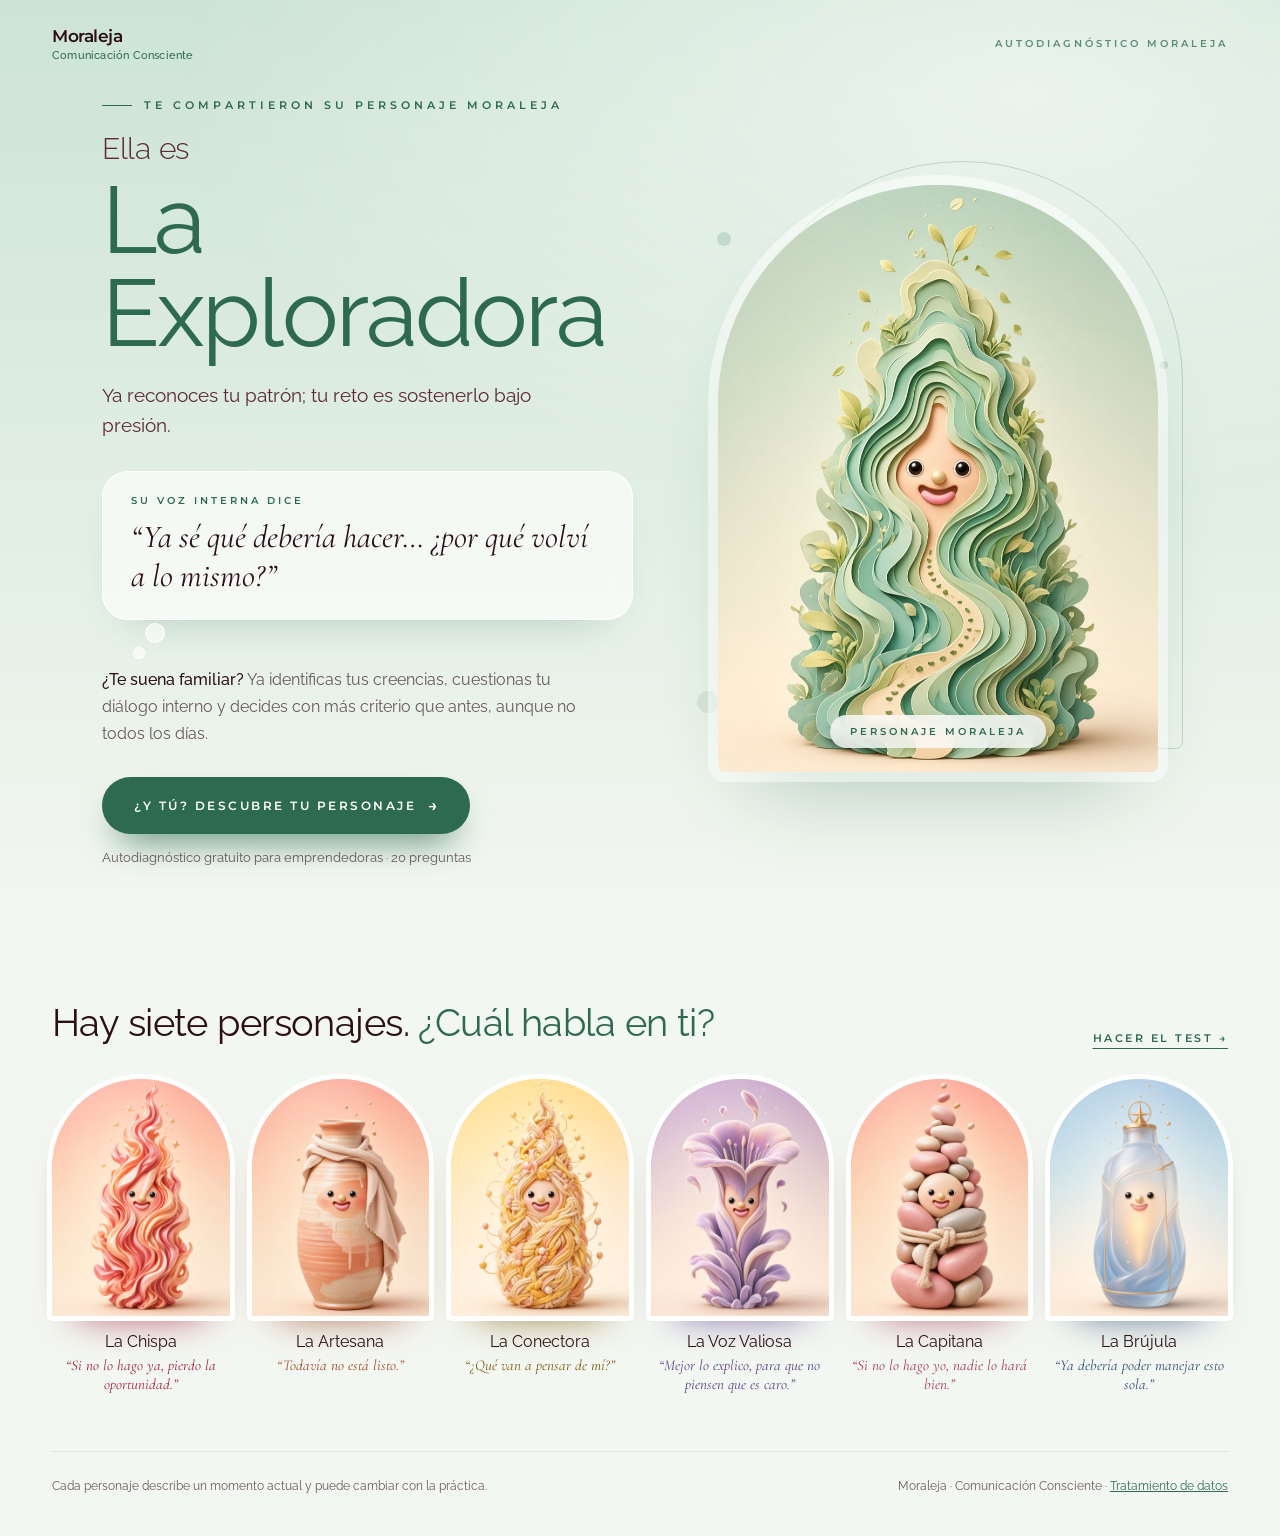
<file: resultados/la-exploradora.html>
<!doctype html>
<html lang="es">
<head>
  <meta charset="UTF-8">
  <meta name="viewport" content="width=device-width,initial-scale=1">
  <title>La Exploradora · Personaje Moraleja</title>
  <meta name="description" content="La Exploradora, personaje del Autodiagnóstico Moraleja: ya reconoces tu patrón; tu reto es sostenerlo bajo presión. Descubre cómo tu voz interna influye en tu forma de comunicar y decidir.">
  <meta name="theme-color" content="#CDE4D4">
  <link rel="canonical" href="https://ancroc93.github.io/Moraleja/resultados/la-exploradora.html">
  <meta property="og:type" content="website">
  <meta property="og:site_name" content="Moraleja">
  <meta property="og:locale" content="es_CO">
  <meta property="og:url" content="https://ancroc93.github.io/Moraleja/resultados/la-exploradora.html">
  <meta property="og:title" content="Soy La Exploradora · ¿Y tú, qué personaje Moraleja eres?">
  <meta property="og:description" content="Mi voz interna dice: “Ya sé qué debería hacer… ¿por qué volví a lo mismo?” ¿Y la tuya? Descubre tu personaje Moraleja, gratis, con Moraleja.">
  <meta property="og:image" content="https://ancroc93.github.io/Moraleja/images/og-la-exploradora.png">
  <meta property="og:image:type" content="image/png">
  <meta property="og:image:width" content="1200">
  <meta property="og:image:height" content="630">
  <meta property="og:image:alt" content="La Exploradora, personaje Moraleja. Su voz interna dice: “Ya sé qué debería hacer… ¿por qué volví a lo mismo?”">
  <meta name="twitter:card" content="summary_large_image">
  <meta name="twitter:title" content="Soy La Exploradora · ¿Y tú, qué personaje Moraleja eres?">
  <meta name="twitter:description" content="Mi voz interna dice: “Ya sé qué debería hacer… ¿por qué volví a lo mismo?” ¿Y la tuya? Descubre tu personaje Moraleja, gratis, con Moraleja.">
  <meta name="twitter:image" content="https://ancroc93.github.io/Moraleja/images/og-la-exploradora.png">
  <meta name="twitter:image:alt" content="La Exploradora, personaje Moraleja. Su voz interna dice: “Ya sé qué debería hacer… ¿por qué volví a lo mismo?”">
  <link rel="preconnect" href="https://fonts.googleapis.com">
  <link rel="preconnect" href="https://fonts.gstatic.com" crossorigin>
  <link href="https://fonts.googleapis.com/css2?family=Cormorant+Garamond:ital,wght@1,400;1,500&family=Montserrat:wght@500;600&family=Raleway:wght@300;400;500&display=swap" rel="stylesheet">
  <link rel="preload" as="image" href="../images/characters/la-exploradora.jpg">
  <style>
:root{--bg:#CDE4D4;--bg2:#F3F7F1;--deep:#2E6A4E;--shadow:#2E6A4E55;--ink:#2B0E17;--ink2:#5C2A38;--muted:rgba(43,14,23,.68)}
*{box-sizing:border-box;margin:0;padding:0}
html{-webkit-text-size-adjust:100%}
body{font-family:'Raleway',sans-serif;font-weight:400;color:var(--ink);background:var(--bg2);-webkit-font-smoothing:antialiased}
a{color:inherit}
.hero{position:relative;min-height:100vh;min-height:100svh;display:flex;flex-direction:column;background:radial-gradient(120% 80% at 80% 10%,rgba(255,255,255,.55) 0%,transparent 55%),linear-gradient(180deg,var(--bg) 0%,var(--bg2) 100%);overflow:hidden}
.top{display:flex;justify-content:space-between;align-items:center;gap:20px;padding:26px 52px;position:relative;z-index:2}
.brand{display:flex;flex-direction:column;gap:3px;text-decoration:none;line-height:1.1;white-space:nowrap}
.brand-name{font:600 17px 'Montserrat',sans-serif;letter-spacing:-.5px;color:var(--ink)}
.brand-tag{font:500 10.5px 'Raleway',sans-serif;letter-spacing:.2px;color:var(--deep)}
.top-tag{font:600 10px 'Montserrat',sans-serif;letter-spacing:3px;text-transform:uppercase;color:var(--deep);opacity:.75;text-decoration:none}
.top-tag:hover{opacity:1}
.inner{flex:1;max-width:1180px;width:100%;margin:0 auto;padding:4px 52px 64px;display:grid;grid-template-columns:minmax(0,1.05fr) minmax(0,.95fr);gap:64px;align-items:center;position:relative;z-index:1}
.reveal{animation:reveal .9s var(--d,0s) cubic-bezier(.2,.8,.2,1) both}
@keyframes reveal{from{opacity:0;transform:translateY(24px)}to{opacity:1;transform:none}}
.eyebrow{display:inline-flex;align-items:center;gap:12px;font:600 11px 'Montserrat',sans-serif;letter-spacing:4px;text-transform:uppercase;color:var(--deep);margin-bottom:22px}
.eyebrow::before{content:'';width:30px;height:1.5px;background:currentColor;flex-shrink:0}
.ella{font:300 clamp(22px,2.4vw,30px)/1 'Raleway',sans-serif;letter-spacing:-.01em;color:var(--ink2)}
h1{font:400 clamp(52px,7.4vw,104px)/.98 'Raleway',sans-serif;letter-spacing:-.03em;color:var(--deep);margin:10px 0 20px}
.subtitle{font-size:clamp(16px,1.5vw,19px);line-height:1.6;color:var(--ink2);max-width:500px;margin-bottom:30px}
.voice{position:relative;max-width:540px;margin-bottom:46px;padding:22px 28px 24px;background:rgba(255,255,255,.62);-webkit-backdrop-filter:blur(12px);backdrop-filter:blur(12px);border:1px solid rgba(255,255,255,.9);border-radius:26px;font:italic 400 clamp(24px,2.5vw,32px)/1.22 'Cormorant Garamond',serif;color:var(--ink);box-shadow:0 24px 48px -30px var(--shadow)}
.voice::before,.voice::after{content:'';position:absolute;border-radius:50%;background:rgba(255,255,255,.62);border:1px solid rgba(255,255,255,.9)}
.voice::before{width:18px;height:18px;left:42px;bottom:-24px}
.voice::after{width:10px;height:10px;left:30px;bottom:-40px}
.voice-label{display:block;font:600 10px 'Montserrat',sans-serif;font-style:normal;letter-spacing:3px;text-transform:uppercase;color:var(--deep);margin-bottom:10px}
.desc{font-size:15.5px;line-height:1.75;color:var(--muted);max-width:500px;margin-bottom:30px}
.desc strong{font-weight:500;color:var(--ink)}
.cta{display:inline-flex;align-items:center;gap:12px;padding:19px 32px;border-radius:999px;background:var(--deep);color:#fff;text-decoration:none;font:600 12px 'Montserrat',sans-serif;letter-spacing:2.5px;text-transform:uppercase;box-shadow:0 18px 36px -16px var(--deep);transition:transform .25s ease,box-shadow .25s ease}
.cta span{font-size:16px;letter-spacing:0;transition:transform .25s ease}
.cta:hover{transform:translateY(-2px);box-shadow:0 24px 40px -16px var(--deep)}
.cta:hover span{transform:translateX(4px)}
.cta:focus-visible,.cast li a:focus-visible,.top a:focus-visible{outline:2px solid var(--deep);outline-offset:4px}
.cta-note{font-size:12.5px;color:var(--muted);margin-top:16px}
.stage{position:relative;display:flex;justify-content:center;align-items:center}
.stage::before{content:'';position:absolute;top:0;left:50%;width:min(100%,440px);aspect-ratio:3/4;border:1.5px solid var(--deep);opacity:.22;border-radius:999px 999px 34px 34px;transform:translate(calc(-50% + 24px),-24px);animation:ring 1.4s .5s cubic-bezier(.2,.8,.2,1) both}
@keyframes ring{from{opacity:0;transform:translate(-50%,0)}to{opacity:.22;transform:translate(calc(-50% + 24px),-24px)}}
.arch{position:relative;width:min(100%,440px);aspect-ratio:3/4;border-radius:999px 999px 34px 34px;overflow:hidden;background:var(--bg);box-shadow:0 0 0 10px rgba(255,255,255,.5),0 50px 90px -40px var(--shadow);animation:arch 1.1s cubic-bezier(.2,.8,.2,1) both}
@keyframes arch{from{opacity:0;transform:translateY(48px) scale(.94)}to{opacity:1;transform:none}}
.arch img{width:100%;height:100%;object-fit:cover;display:block;animation:char 1.5s .2s cubic-bezier(.2,.8,.2,1) both,float-img 7s 1.8s ease-in-out infinite}
@keyframes char{from{opacity:0;transform:scale(1.18) translateY(30px)}to{opacity:1;transform:scale(1.06)}}
@keyframes float-img{0%,100%{transform:scale(1.06) translateY(0)}50%{transform:scale(1.06) translateY(-2.5%)}}
.arch-tag{position:absolute;left:50%;bottom:24px;transform:translateX(-50%);white-space:nowrap;background:rgba(255,255,255,.78);-webkit-backdrop-filter:blur(8px);backdrop-filter:blur(8px);padding:10px 20px;border-radius:999px;font:600 10px 'Montserrat',sans-serif;letter-spacing:3px;text-transform:uppercase;color:var(--deep)}
.dot{position:absolute;border-radius:50%;background:var(--deep);opacity:.16;animation:float 6s ease-in-out infinite}
.dot.d1{width:14px;height:14px;top:8%;left:4%}
.dot.d2{width:8px;height:8px;top:30%;right:2%;animation-delay:1.2s}
.dot.d3{width:22px;height:22px;bottom:10%;left:0;opacity:.1;animation-delay:2.4s}
@keyframes float{0%,100%{transform:translateY(0)}50%{transform:translateY(-10px)}}
.cast{background:var(--bg2);padding:72px 52px 40px}
.cast-inner{max-width:1180px;margin:0 auto}
.cast-head{display:flex;justify-content:space-between;align-items:flex-end;gap:24px;flex-wrap:wrap;margin-bottom:34px}
.cast-title{font:400 clamp(26px,3vw,38px)/1.15 'Raleway',sans-serif;letter-spacing:-.015em;color:var(--ink)}
.cast-title em{font-style:normal;color:var(--deep)}
.cast-link{font:600 11px 'Montserrat',sans-serif;letter-spacing:2.5px;text-transform:uppercase;color:var(--deep);text-underline-offset:6px}
.cast ul{list-style:none;display:grid;grid-template-columns:repeat(6,minmax(0,1fr));gap:22px}
.cast li a{display:block;text-decoration:none;text-align:center}
.thumb{display:block;aspect-ratio:3/4;border-radius:999px 999px 18px 18px;overflow:hidden;background:var(--t-bg);box-shadow:0 0 0 5px #fff,0 22px 40px -26px var(--t-deep);transition:transform .3s cubic-bezier(.2,.8,.2,1),box-shadow .3s ease}
.thumb img{width:100%;height:100%;object-fit:cover;display:block;transform:scale(1.06)}
.cast li a:hover .thumb{transform:translateY(-6px) rotate(-1.5deg);box-shadow:0 0 0 5px #fff,0 30px 46px -24px var(--t-deep)}
.cast-name{display:block;margin-top:16px;font:400 16px/1.25 'Raleway',sans-serif;color:var(--ink)}
.cast-voice{display:block;margin-top:4px;font:italic 400 15px/1.3 'Cormorant Garamond',serif;color:var(--t-deep)}
.foot{max-width:1180px;margin:56px auto 0;padding-top:24px;border-top:1px solid rgba(43,14,23,.08);display:flex;justify-content:space-between;gap:8px 24px;flex-wrap:wrap;font-size:12px;line-height:1.7;color:var(--muted)}
.foot a{color:var(--deep)}
@media(min-width:901px) and (max-height:880px){
  .top{padding:20px 52px}
  .eyebrow{margin-bottom:16px}
  .ella{font-size:24px}
  h1{font-size:clamp(52px,6.2vw,84px);margin:6px 0 16px}
  .subtitle{margin-bottom:22px}
  .voice{font-size:27px;padding:18px 26px 20px;margin-bottom:38px}
  .desc{margin-bottom:22px}
  .cta{padding:17px 30px}
  .cta-note{margin-top:12px}
  .arch,.stage::before{width:min(100%,400px)}
}
@media(max-width:900px){
  .top{padding:20px 24px}
  .inner{grid-template-columns:1fr;gap:40px;padding:0 24px 64px;text-align:center}
  .stage{order:-1}
  .arch,.stage::before{width:min(68vw,320px)}
  .arch{box-shadow:0 0 0 8px rgba(255,255,255,.5),0 40px 70px -36px var(--shadow)}
  .eyebrow{justify-content:center;letter-spacing:3px;font-size:10px}
  .eyebrow::before{display:none}
  .subtitle,.voice,.desc{margin-left:auto;margin-right:auto}
  .voice{text-align:left}
  .cta{padding:18px 26px;font-size:11px;letter-spacing:1.8px}
  .cast{padding:56px 24px 32px}
  .cast-head{flex-direction:column;align-items:flex-start;gap:14px}
  .foot{flex-direction:column}
  .cast ul{grid-template-columns:repeat(3,minmax(0,1fr));gap:26px 16px}
  .cast-voice{display:none}
  .cast-name{font-size:14px;margin-top:12px}
}
@media(max-width:420px){.top-tag{display:none}.cta{width:100%;justify-content:center}}
@media(prefers-reduced-motion:reduce){*,*::before,*::after{animation-duration:.01ms!important;animation-iteration-count:1!important;transition-duration:.01ms!important}}
  </style>
</head>
<body>
<main>
  <section class="hero">
    <header class="top">
      <a class="brand" href="../autodiagnostico-clara-emprendedoras.html" aria-label="Moraleja, Comunicación Consciente"><span class="brand-name">Moraleja</span><span class="brand-tag">Comunicación Consciente</span></a>
      <a class="top-tag" href="../autodiagnostico-clara-emprendedoras.html">Autodiagnóstico Moraleja</a>
    </header>
    <div class="inner">
      <div class="copy">
        <p class="eyebrow reveal" style="--d:.1s">Te compartieron su personaje Moraleja</p>
        <p class="ella reveal" style="--d:.2s">Ella es</p>
        <h1 class="reveal" style="--d:.28s">La Exploradora</h1>
        <p class="subtitle reveal" style="--d:.38s">Ya reconoces tu patrón; tu reto es sostenerlo bajo presión.</p>
        <blockquote class="voice reveal" style="--d:.5s"><span class="voice-label">Su voz interna dice</span>“Ya sé qué debería hacer… ¿por qué volví a lo mismo?”</blockquote>
        <p class="desc reveal" style="--d:.6s"><strong>¿Te suena familiar?</strong> Ya identificas tus creencias, cuestionas tu diálogo interno y decides con más criterio que antes, aunque no todos los días.</p>
        <div class="reveal" style="--d:.7s">
          <a class="cta" href="../autodiagnostico-clara-emprendedoras.html">¿Y tú? Descubre tu personaje <span aria-hidden="true">→</span></a>
          <p class="cta-note">Autodiagnóstico gratuito para emprendedoras · 20 preguntas</p>
        </div>
      </div>
      <div class="stage">
        <span class="dot d1" aria-hidden="true"></span><span class="dot d2" aria-hidden="true"></span><span class="dot d3" aria-hidden="true"></span>
        <div class="arch"><img src="../images/characters/la-exploradora.jpg" alt="Personaje de La Exploradora" width="864" height="1152" fetchpriority="high"><span class="arch-tag">Personaje Moraleja</span></div>
      </div>
    </div>
  </section>
  <section class="cast" aria-labelledby="cast-title">
    <div class="cast-inner">
      <div class="cast-head">
        <h2 class="cast-title" id="cast-title">Hay siete personajes. <em>¿Cuál habla en ti?</em></h2>
        <a class="cast-link" href="../autodiagnostico-clara-emprendedoras.html">Hacer el test →</a>
      </div>
      <ul>
        <li><a href="la-chispa.html" style="--t-bg:#F7C4BA;--t-deep:#A3203F"><span class="thumb"><img src="../images/characters/la-chispa.jpg" alt="" width="864" height="1152" loading="lazy" decoding="async"></span><span class="cast-name">La Chispa</span><span class="cast-voice">“Si no lo hago ya, pierdo la oportunidad.”</span></a></li>
        <li><a href="la-artesana.html" style="--t-bg:#F5CDB6;--t-deep:#9C4524"><span class="thumb"><img src="../images/characters/la-artesana.jpg" alt="" width="864" height="1152" loading="lazy" decoding="async"></span><span class="cast-name">La Artesana</span><span class="cast-voice">“Todavía no está listo.”</span></a></li>
        <li><a href="la-conectora.html" style="--t-bg:#F6E3A8;--t-deep:#7E5A0E"><span class="thumb"><img src="../images/characters/la-conectora.jpg" alt="" width="864" height="1152" loading="lazy" decoding="async"></span><span class="cast-name">La Conectora</span><span class="cast-voice">“¿Qué van a pensar de mí?”</span></a></li>
        <li><a href="la-voz-valiosa.html" style="--t-bg:#DCCDEE;--t-deep:#5B3D8C"><span class="thumb"><img src="../images/characters/la-voz-valiosa.jpg" alt="" width="864" height="1152" loading="lazy" decoding="async"></span><span class="cast-name">La Voz Valiosa</span><span class="cast-voice">“Mejor lo explico, para que no piensen que es caro.”</span></a></li>
        <li><a href="la-capitana.html" style="--t-bg:#F5C6D2;--t-deep:#A3385C"><span class="thumb"><img src="../images/characters/la-capitana.jpg" alt="" width="864" height="1152" loading="lazy" decoding="async"></span><span class="cast-name">La Capitana</span><span class="cast-voice">“Si no lo hago yo, nadie lo hará bien.”</span></a></li>
        <li><a href="la-brujula.html" style="--t-bg:#CCDDEF;--t-deep:#2C4B77"><span class="thumb"><img src="../images/characters/la-brujula.jpg" alt="" width="864" height="1152" loading="lazy" decoding="async"></span><span class="cast-name">La Brújula</span><span class="cast-voice">“Ya debería poder manejar esto sola.”</span></a></li>
      </ul>
      <footer class="foot">
        <span>Cada personaje describe un momento actual y puede cambiar con la práctica.</span>
        <span>Moraleja · Comunicación Consciente · <a href="../politica-datos.html">Tratamiento de datos</a></span>
      </footer>
    </div>
  </section>
</main>
</body>
</html>
</file>
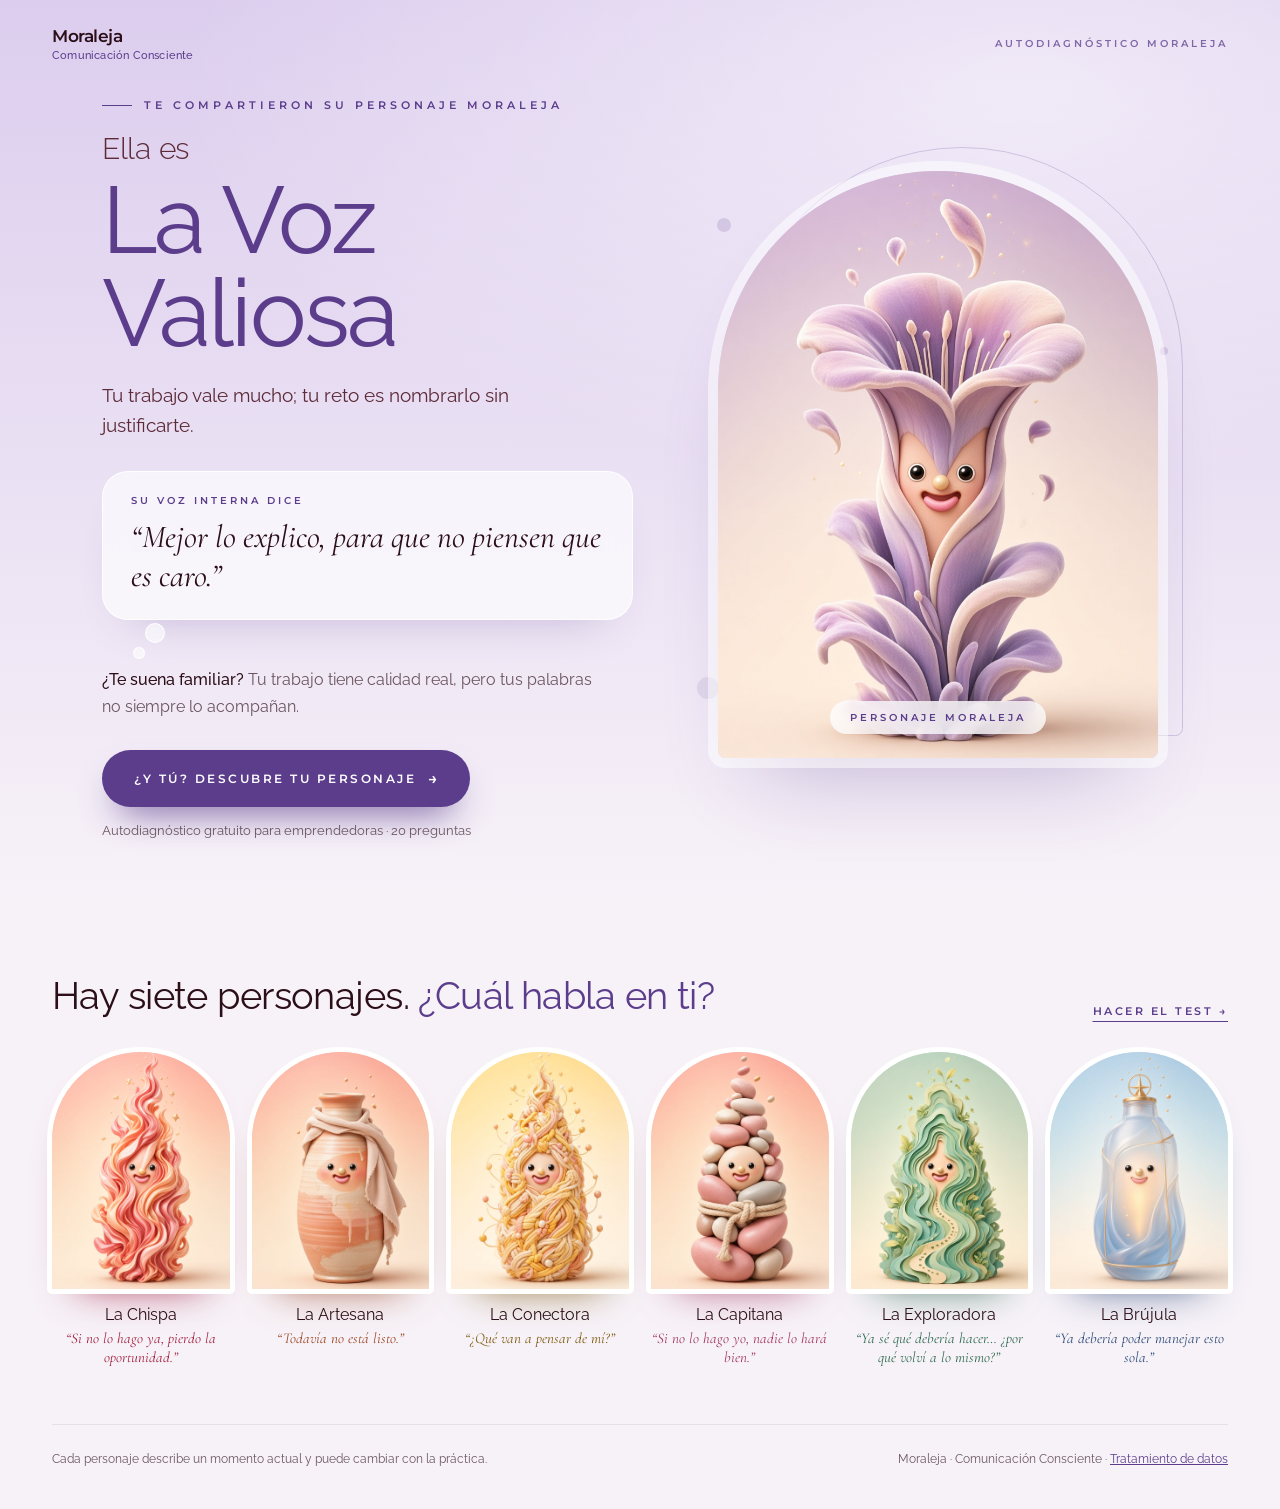
<file: resultados/la-voz-valiosa.html>
<!doctype html>
<html lang="es">
<head>
  <meta charset="UTF-8">
  <meta name="viewport" content="width=device-width,initial-scale=1">
  <title>La Voz Valiosa · Personaje Moraleja</title>
  <meta name="description" content="La Voz Valiosa, personaje del Autodiagnóstico Moraleja: tu trabajo vale mucho; tu reto es nombrarlo sin justificarte. Descubre cómo tu voz interna influye en tu forma de comunicar y decidir.">
  <meta name="theme-color" content="#DCCDEE">
  <link rel="canonical" href="https://ancroc93.github.io/Moraleja/resultados/la-voz-valiosa.html">
  <meta property="og:type" content="website">
  <meta property="og:site_name" content="Moraleja">
  <meta property="og:locale" content="es_CO">
  <meta property="og:url" content="https://ancroc93.github.io/Moraleja/resultados/la-voz-valiosa.html">
  <meta property="og:title" content="Soy La Voz Valiosa · ¿Y tú, qué personaje Moraleja eres?">
  <meta property="og:description" content="Mi voz interna dice: “Mejor lo explico, para que no piensen que es caro.” ¿Y la tuya? Descubre tu personaje Moraleja, gratis, con Moraleja.">
  <meta property="og:image" content="https://ancroc93.github.io/Moraleja/images/og-la-voz-valiosa.png">
  <meta property="og:image:type" content="image/png">
  <meta property="og:image:width" content="1200">
  <meta property="og:image:height" content="630">
  <meta property="og:image:alt" content="La Voz Valiosa, personaje Moraleja. Su voz interna dice: “Mejor lo explico, para que no piensen que es caro.”">
  <meta name="twitter:card" content="summary_large_image">
  <meta name="twitter:title" content="Soy La Voz Valiosa · ¿Y tú, qué personaje Moraleja eres?">
  <meta name="twitter:description" content="Mi voz interna dice: “Mejor lo explico, para que no piensen que es caro.” ¿Y la tuya? Descubre tu personaje Moraleja, gratis, con Moraleja.">
  <meta name="twitter:image" content="https://ancroc93.github.io/Moraleja/images/og-la-voz-valiosa.png">
  <meta name="twitter:image:alt" content="La Voz Valiosa, personaje Moraleja. Su voz interna dice: “Mejor lo explico, para que no piensen que es caro.”">
  <link rel="preconnect" href="https://fonts.googleapis.com">
  <link rel="preconnect" href="https://fonts.gstatic.com" crossorigin>
  <link href="https://fonts.googleapis.com/css2?family=Cormorant+Garamond:ital,wght@1,400;1,500&family=Montserrat:wght@500;600&family=Raleway:wght@300;400;500&display=swap" rel="stylesheet">
  <link rel="preload" as="image" href="../images/characters/la-voz-valiosa.jpg">
  <style>
:root{--bg:#DCCDEE;--bg2:#F7F2F8;--deep:#5B3D8C;--shadow:#5B3D8C55;--ink:#2B0E17;--ink2:#5C2A38;--muted:rgba(43,14,23,.68)}
*{box-sizing:border-box;margin:0;padding:0}
html{-webkit-text-size-adjust:100%}
body{font-family:'Raleway',sans-serif;font-weight:400;color:var(--ink);background:var(--bg2);-webkit-font-smoothing:antialiased}
a{color:inherit}
.hero{position:relative;min-height:100vh;min-height:100svh;display:flex;flex-direction:column;background:radial-gradient(120% 80% at 80% 10%,rgba(255,255,255,.55) 0%,transparent 55%),linear-gradient(180deg,var(--bg) 0%,var(--bg2) 100%);overflow:hidden}
.top{display:flex;justify-content:space-between;align-items:center;gap:20px;padding:26px 52px;position:relative;z-index:2}
.brand{display:flex;flex-direction:column;gap:3px;text-decoration:none;line-height:1.1;white-space:nowrap}
.brand-name{font:600 17px 'Montserrat',sans-serif;letter-spacing:-.5px;color:var(--ink)}
.brand-tag{font:500 10.5px 'Raleway',sans-serif;letter-spacing:.2px;color:var(--deep)}
.top-tag{font:600 10px 'Montserrat',sans-serif;letter-spacing:3px;text-transform:uppercase;color:var(--deep);opacity:.75;text-decoration:none}
.top-tag:hover{opacity:1}
.inner{flex:1;max-width:1180px;width:100%;margin:0 auto;padding:4px 52px 64px;display:grid;grid-template-columns:minmax(0,1.05fr) minmax(0,.95fr);gap:64px;align-items:center;position:relative;z-index:1}
.reveal{animation:reveal .9s var(--d,0s) cubic-bezier(.2,.8,.2,1) both}
@keyframes reveal{from{opacity:0;transform:translateY(24px)}to{opacity:1;transform:none}}
.eyebrow{display:inline-flex;align-items:center;gap:12px;font:600 11px 'Montserrat',sans-serif;letter-spacing:4px;text-transform:uppercase;color:var(--deep);margin-bottom:22px}
.eyebrow::before{content:'';width:30px;height:1.5px;background:currentColor;flex-shrink:0}
.ella{font:300 clamp(22px,2.4vw,30px)/1 'Raleway',sans-serif;letter-spacing:-.01em;color:var(--ink2)}
h1{font:400 clamp(52px,7.4vw,104px)/.98 'Raleway',sans-serif;letter-spacing:-.03em;color:var(--deep);margin:10px 0 20px}
.subtitle{font-size:clamp(16px,1.5vw,19px);line-height:1.6;color:var(--ink2);max-width:500px;margin-bottom:30px}
.voice{position:relative;max-width:540px;margin-bottom:46px;padding:22px 28px 24px;background:rgba(255,255,255,.62);-webkit-backdrop-filter:blur(12px);backdrop-filter:blur(12px);border:1px solid rgba(255,255,255,.9);border-radius:26px;font:italic 400 clamp(24px,2.5vw,32px)/1.22 'Cormorant Garamond',serif;color:var(--ink);box-shadow:0 24px 48px -30px var(--shadow)}
.voice::before,.voice::after{content:'';position:absolute;border-radius:50%;background:rgba(255,255,255,.62);border:1px solid rgba(255,255,255,.9)}
.voice::before{width:18px;height:18px;left:42px;bottom:-24px}
.voice::after{width:10px;height:10px;left:30px;bottom:-40px}
.voice-label{display:block;font:600 10px 'Montserrat',sans-serif;font-style:normal;letter-spacing:3px;text-transform:uppercase;color:var(--deep);margin-bottom:10px}
.desc{font-size:15.5px;line-height:1.75;color:var(--muted);max-width:500px;margin-bottom:30px}
.desc strong{font-weight:500;color:var(--ink)}
.cta{display:inline-flex;align-items:center;gap:12px;padding:19px 32px;border-radius:999px;background:var(--deep);color:#fff;text-decoration:none;font:600 12px 'Montserrat',sans-serif;letter-spacing:2.5px;text-transform:uppercase;box-shadow:0 18px 36px -16px var(--deep);transition:transform .25s ease,box-shadow .25s ease}
.cta span{font-size:16px;letter-spacing:0;transition:transform .25s ease}
.cta:hover{transform:translateY(-2px);box-shadow:0 24px 40px -16px var(--deep)}
.cta:hover span{transform:translateX(4px)}
.cta:focus-visible,.cast li a:focus-visible,.top a:focus-visible{outline:2px solid var(--deep);outline-offset:4px}
.cta-note{font-size:12.5px;color:var(--muted);margin-top:16px}
.stage{position:relative;display:flex;justify-content:center;align-items:center}
.stage::before{content:'';position:absolute;top:0;left:50%;width:min(100%,440px);aspect-ratio:3/4;border:1.5px solid var(--deep);opacity:.22;border-radius:999px 999px 34px 34px;transform:translate(calc(-50% + 24px),-24px);animation:ring 1.4s .5s cubic-bezier(.2,.8,.2,1) both}
@keyframes ring{from{opacity:0;transform:translate(-50%,0)}to{opacity:.22;transform:translate(calc(-50% + 24px),-24px)}}
.arch{position:relative;width:min(100%,440px);aspect-ratio:3/4;border-radius:999px 999px 34px 34px;overflow:hidden;background:var(--bg);box-shadow:0 0 0 10px rgba(255,255,255,.5),0 50px 90px -40px var(--shadow);animation:arch 1.1s cubic-bezier(.2,.8,.2,1) both}
@keyframes arch{from{opacity:0;transform:translateY(48px) scale(.94)}to{opacity:1;transform:none}}
.arch img{width:100%;height:100%;object-fit:cover;display:block;animation:char 1.5s .2s cubic-bezier(.2,.8,.2,1) both,float-img 7s 1.8s ease-in-out infinite}
@keyframes char{from{opacity:0;transform:scale(1.18) translateY(30px)}to{opacity:1;transform:scale(1.06)}}
@keyframes float-img{0%,100%{transform:scale(1.06) translateY(0)}50%{transform:scale(1.06) translateY(-2.5%)}}
.arch-tag{position:absolute;left:50%;bottom:24px;transform:translateX(-50%);white-space:nowrap;background:rgba(255,255,255,.78);-webkit-backdrop-filter:blur(8px);backdrop-filter:blur(8px);padding:10px 20px;border-radius:999px;font:600 10px 'Montserrat',sans-serif;letter-spacing:3px;text-transform:uppercase;color:var(--deep)}
.dot{position:absolute;border-radius:50%;background:var(--deep);opacity:.16;animation:float 6s ease-in-out infinite}
.dot.d1{width:14px;height:14px;top:8%;left:4%}
.dot.d2{width:8px;height:8px;top:30%;right:2%;animation-delay:1.2s}
.dot.d3{width:22px;height:22px;bottom:10%;left:0;opacity:.1;animation-delay:2.4s}
@keyframes float{0%,100%{transform:translateY(0)}50%{transform:translateY(-10px)}}
.cast{background:var(--bg2);padding:72px 52px 40px}
.cast-inner{max-width:1180px;margin:0 auto}
.cast-head{display:flex;justify-content:space-between;align-items:flex-end;gap:24px;flex-wrap:wrap;margin-bottom:34px}
.cast-title{font:400 clamp(26px,3vw,38px)/1.15 'Raleway',sans-serif;letter-spacing:-.015em;color:var(--ink)}
.cast-title em{font-style:normal;color:var(--deep)}
.cast-link{font:600 11px 'Montserrat',sans-serif;letter-spacing:2.5px;text-transform:uppercase;color:var(--deep);text-underline-offset:6px}
.cast ul{list-style:none;display:grid;grid-template-columns:repeat(6,minmax(0,1fr));gap:22px}
.cast li a{display:block;text-decoration:none;text-align:center}
.thumb{display:block;aspect-ratio:3/4;border-radius:999px 999px 18px 18px;overflow:hidden;background:var(--t-bg);box-shadow:0 0 0 5px #fff,0 22px 40px -26px var(--t-deep);transition:transform .3s cubic-bezier(.2,.8,.2,1),box-shadow .3s ease}
.thumb img{width:100%;height:100%;object-fit:cover;display:block;transform:scale(1.06)}
.cast li a:hover .thumb{transform:translateY(-6px) rotate(-1.5deg);box-shadow:0 0 0 5px #fff,0 30px 46px -24px var(--t-deep)}
.cast-name{display:block;margin-top:16px;font:400 16px/1.25 'Raleway',sans-serif;color:var(--ink)}
.cast-voice{display:block;margin-top:4px;font:italic 400 15px/1.3 'Cormorant Garamond',serif;color:var(--t-deep)}
.foot{max-width:1180px;margin:56px auto 0;padding-top:24px;border-top:1px solid rgba(43,14,23,.08);display:flex;justify-content:space-between;gap:8px 24px;flex-wrap:wrap;font-size:12px;line-height:1.7;color:var(--muted)}
.foot a{color:var(--deep)}
@media(min-width:901px) and (max-height:880px){
  .top{padding:20px 52px}
  .eyebrow{margin-bottom:16px}
  .ella{font-size:24px}
  h1{font-size:clamp(52px,6.2vw,84px);margin:6px 0 16px}
  .subtitle{margin-bottom:22px}
  .voice{font-size:27px;padding:18px 26px 20px;margin-bottom:38px}
  .desc{margin-bottom:22px}
  .cta{padding:17px 30px}
  .cta-note{margin-top:12px}
  .arch,.stage::before{width:min(100%,400px)}
}
@media(max-width:900px){
  .top{padding:20px 24px}
  .inner{grid-template-columns:1fr;gap:40px;padding:0 24px 64px;text-align:center}
  .stage{order:-1}
  .arch,.stage::before{width:min(68vw,320px)}
  .arch{box-shadow:0 0 0 8px rgba(255,255,255,.5),0 40px 70px -36px var(--shadow)}
  .eyebrow{justify-content:center;letter-spacing:3px;font-size:10px}
  .eyebrow::before{display:none}
  .subtitle,.voice,.desc{margin-left:auto;margin-right:auto}
  .voice{text-align:left}
  .cta{padding:18px 26px;font-size:11px;letter-spacing:1.8px}
  .cast{padding:56px 24px 32px}
  .cast-head{flex-direction:column;align-items:flex-start;gap:14px}
  .foot{flex-direction:column}
  .cast ul{grid-template-columns:repeat(3,minmax(0,1fr));gap:26px 16px}
  .cast-voice{display:none}
  .cast-name{font-size:14px;margin-top:12px}
}
@media(max-width:420px){.top-tag{display:none}.cta{width:100%;justify-content:center}}
@media(prefers-reduced-motion:reduce){*,*::before,*::after{animation-duration:.01ms!important;animation-iteration-count:1!important;transition-duration:.01ms!important}}
  </style>
</head>
<body>
<main>
  <section class="hero">
    <header class="top">
      <a class="brand" href="../autodiagnostico-clara-emprendedoras.html" aria-label="Moraleja, Comunicación Consciente"><span class="brand-name">Moraleja</span><span class="brand-tag">Comunicación Consciente</span></a>
      <a class="top-tag" href="../autodiagnostico-clara-emprendedoras.html">Autodiagnóstico Moraleja</a>
    </header>
    <div class="inner">
      <div class="copy">
        <p class="eyebrow reveal" style="--d:.1s">Te compartieron su personaje Moraleja</p>
        <p class="ella reveal" style="--d:.2s">Ella es</p>
        <h1 class="reveal" style="--d:.28s">La Voz Valiosa</h1>
        <p class="subtitle reveal" style="--d:.38s">Tu trabajo vale mucho; tu reto es nombrarlo sin justificarte.</p>
        <blockquote class="voice reveal" style="--d:.5s"><span class="voice-label">Su voz interna dice</span>“Mejor lo explico, para que no piensen que es caro.”</blockquote>
        <p class="desc reveal" style="--d:.6s"><strong>¿Te suena familiar?</strong> Tu trabajo tiene calidad real, pero tus palabras no siempre lo acompañan.</p>
        <div class="reveal" style="--d:.7s">
          <a class="cta" href="../autodiagnostico-clara-emprendedoras.html">¿Y tú? Descubre tu personaje <span aria-hidden="true">→</span></a>
          <p class="cta-note">Autodiagnóstico gratuito para emprendedoras · 20 preguntas</p>
        </div>
      </div>
      <div class="stage">
        <span class="dot d1" aria-hidden="true"></span><span class="dot d2" aria-hidden="true"></span><span class="dot d3" aria-hidden="true"></span>
        <div class="arch"><img src="../images/characters/la-voz-valiosa.jpg" alt="Personaje de La Voz Valiosa" width="864" height="1152" fetchpriority="high"><span class="arch-tag">Personaje Moraleja</span></div>
      </div>
    </div>
  </section>
  <section class="cast" aria-labelledby="cast-title">
    <div class="cast-inner">
      <div class="cast-head">
        <h2 class="cast-title" id="cast-title">Hay siete personajes. <em>¿Cuál habla en ti?</em></h2>
        <a class="cast-link" href="../autodiagnostico-clara-emprendedoras.html">Hacer el test →</a>
      </div>
      <ul>
        <li><a href="la-chispa.html" style="--t-bg:#F7C4BA;--t-deep:#A3203F"><span class="thumb"><img src="../images/characters/la-chispa.jpg" alt="" width="864" height="1152" loading="lazy" decoding="async"></span><span class="cast-name">La Chispa</span><span class="cast-voice">“Si no lo hago ya, pierdo la oportunidad.”</span></a></li>
        <li><a href="la-artesana.html" style="--t-bg:#F5CDB6;--t-deep:#9C4524"><span class="thumb"><img src="../images/characters/la-artesana.jpg" alt="" width="864" height="1152" loading="lazy" decoding="async"></span><span class="cast-name">La Artesana</span><span class="cast-voice">“Todavía no está listo.”</span></a></li>
        <li><a href="la-conectora.html" style="--t-bg:#F6E3A8;--t-deep:#7E5A0E"><span class="thumb"><img src="../images/characters/la-conectora.jpg" alt="" width="864" height="1152" loading="lazy" decoding="async"></span><span class="cast-name">La Conectora</span><span class="cast-voice">“¿Qué van a pensar de mí?”</span></a></li>
        <li><a href="la-capitana.html" style="--t-bg:#F5C6D2;--t-deep:#A3385C"><span class="thumb"><img src="../images/characters/la-capitana.jpg" alt="" width="864" height="1152" loading="lazy" decoding="async"></span><span class="cast-name">La Capitana</span><span class="cast-voice">“Si no lo hago yo, nadie lo hará bien.”</span></a></li>
        <li><a href="la-exploradora.html" style="--t-bg:#CDE4D4;--t-deep:#2E6A4E"><span class="thumb"><img src="../images/characters/la-exploradora.jpg" alt="" width="864" height="1152" loading="lazy" decoding="async"></span><span class="cast-name">La Exploradora</span><span class="cast-voice">“Ya sé qué debería hacer… ¿por qué volví a lo mismo?”</span></a></li>
        <li><a href="la-brujula.html" style="--t-bg:#CCDDEF;--t-deep:#2C4B77"><span class="thumb"><img src="../images/characters/la-brujula.jpg" alt="" width="864" height="1152" loading="lazy" decoding="async"></span><span class="cast-name">La Brújula</span><span class="cast-voice">“Ya debería poder manejar esto sola.”</span></a></li>
      </ul>
      <footer class="foot">
        <span>Cada personaje describe un momento actual y puede cambiar con la práctica.</span>
        <span>Moraleja · Comunicación Consciente · <a href="../politica-datos.html">Tratamiento de datos</a></span>
      </footer>
    </div>
  </section>
</main>
</body>
</html>
</file>
<file: styles.css>
:root {
  --ink: #241713;
  --muted: #725b53;
  --paper: #fff7f1;
  --white: #fffaf7;
  --soft: #ffe1d7;
  --salmon: #ff9f87;
  --salmon-soft: #ffd2c5;
  --terracotta: #c95717;
  --dusty-rose: #d8aeb3;
  --mustard: #eda51f;
  --rose: var(--salmon);
  --rose-deep: var(--terracotta);
  --teal: var(--salmon);
  --green: var(--dusty-rose);
  --sand: var(--mustard);
  --line: rgba(36, 23, 19, 0.14);
  --dark: #321c14;
  --shadow: 0 24px 80px rgba(90, 42, 22, 0.16);
  --radius: 8px;
  --ornament-line: 1.5px solid currentColor;
  --max: 1180px;
  --gutter: clamp(18px, 4vw, 56px);
  --font-sans: "Montserrat", system-ui, -apple-system, BlinkMacSystemFont, "Segoe UI", sans-serif;
  --font-display: "Montserrat", system-ui, -apple-system, BlinkMacSystemFont, "Segoe UI", sans-serif;
}

* {
  box-sizing: border-box;
}

html {
  scroll-behavior: smooth;
}

body {
  margin: 0;
  color: var(--ink);
  background: var(--paper);
  font-family: var(--font-sans);
  line-height: 1.55;
  -webkit-font-smoothing: antialiased;
}

body.nav-open {
  overflow: hidden;
}

a {
  color: inherit;
  text-decoration: none;
}

img {
  display: block;
  max-width: 100%;
}

h1,
h2,
h3,
p {
  margin: 0;
}

h1,
h2,
h3 {
  color: var(--ink);
  font-family: var(--font-display);
  font-weight: 800;
  line-height: 1.06;
  letter-spacing: -0.03em;
}

h1 {
  max-width: 960px;
  font-size: clamp(2.75rem, 7vw, 6rem);
}

h2 {
  font-size: clamp(2rem, 4.2vw, 4rem);
}

h3 {
  font-size: clamp(1.25rem, 2vw, 1.75rem);
}

.site-header {
  position: fixed;
  top: 0;
  left: 0;
  right: 0;
  z-index: 20;
  display: flex;
  align-items: center;
  justify-content: space-between;
  gap: 24px;
  padding: 18px var(--gutter);
  transition: background 180ms ease, box-shadow 180ms ease;
}

.site-header.is-scrolled,
.site-header.nav-active {
  background: rgba(255, 250, 246, 0.94);
  box-shadow: 0 1px 0 var(--line);
  backdrop-filter: blur(18px);
}

.brand {
  display: inline-flex;
  align-items: center;
  height: 38px;
  width: auto;
  aspect-ratio: 1756 / 461;
}

.brand img {
  width: auto;
  height: 100%;
  max-width: none;
  object-fit: contain;
}

.site-nav {
  display: flex;
  align-items: center;
  gap: clamp(18px, 3vw, 42px);
  color: var(--ink);
  font-size: 0.76rem;
  font-weight: 700;
  text-transform: uppercase;
}

.site-nav a {
  position: relative;
}

.site-nav a::after {
  position: absolute;
  right: 0;
  bottom: -5px;
  left: 0;
  height: 2px;
  background: var(--rose-deep);
  content: "";
  transform: scaleX(0);
  transform-origin: left;
  transition: transform 180ms ease;
}

.site-nav a:hover::after {
  transform: scaleX(1);
}

.nav-toggle {
  display: none;
  width: 44px;
  height: 44px;
  border: 1px solid var(--line);
  border-radius: 50%;
  background: var(--white);
}

.nav-toggle span {
  display: block;
  width: 18px;
  height: 2px;
  margin: 5px auto;
  background: var(--ink);
}

.hero {
  position: relative;
  display: flex;
  flex-direction: column;
  justify-content: center;
  min-height: 100vh;
  padding: clamp(110px, 13vw, 170px) var(--gutter) 38px;
  overflow: hidden;
  background:
    linear-gradient(90deg, rgba(255, 247, 241, 0.98) 0%, rgba(255, 247, 241, 0.82) 34%, rgba(255, 210, 197, 0.24) 68%, rgba(255, 159, 135, 0.16) 100%),
    url("images/hero.png") center/cover;
}

.hero::before {
  position: absolute;
  inset: auto 0 0;
  height: 12px;
  background: linear-gradient(90deg, var(--teal), var(--rose-deep), var(--green), var(--sand));
  content: "";
}

.hero-copy {
  position: relative;
  z-index: 1;
  width: min(780px, 100%);
  margin: auto 0;
  max-width: 940px;
}

.eyebrow {
  margin-bottom: 18px;
  color: var(--rose-deep);
  font-size: 0.76rem;
  font-weight: 800;
  letter-spacing: 0.16em;
  text-transform: uppercase;
}

.hero-lead {
  max-width: 760px;
  margin-top: 28px;
  color: var(--muted);
  font-size: clamp(1rem, 1.45vw, 1.18rem);
  font-weight: 400;
  line-height: 1.62;
}

.hero-actions {
  display: flex;
  flex-wrap: wrap;
  gap: 12px;
  margin-top: 34px;
}

.btn {
  display: inline-flex;
  min-height: 52px;
  align-items: center;
  justify-content: center;
  padding: 0 24px;
  border-radius: 999px;
  font-size: 0.84rem;
  font-weight: 800;
  transition: transform 180ms ease, background 180ms ease, color 180ms ease;
}

.btn:hover {
  transform: translateY(-2px);
}

.btn-primary {
  background: var(--salmon);
  color: var(--ink);
}

.btn-primary:hover {
  background: var(--terracotta);
  color: var(--white);
}

.btn-secondary {
  border: 1px solid var(--ink);
  background: rgba(255, 250, 247, 0.5);
}

.hero-proof {
  display: grid;
  grid-template-columns: repeat(3, 1fr);
  gap: 1px;
  width: min(var(--max), 100%);
  margin: 18px auto 0;
  overflow: hidden;
  border: 1px solid var(--line);
  border-radius: var(--radius);
  background: var(--line);
}

.hero-proof div {
  min-height: 116px;
  padding: 24px;
  background: rgba(255, 250, 247, 0.86);
}

.hero-proof strong {
  display: block;
  color: var(--teal);
  font-family: var(--font-display);
  font-weight: 800;
  font-size: clamp(2rem, 4vw, 3.6rem);
  line-height: 0.9;
}

.hero-proof span {
  display: block;
  max-width: 24ch;
  margin-top: 10px;
  color: var(--muted);
  font-size: 0.84rem;
  line-height: 1.45;
}

.section {
  width: min(var(--max), calc(100% - var(--gutter) * 2));
  margin: 0 auto;
  padding: clamp(80px, 10vw, 140px) 0;
}

.section-panel {
  position: relative;
  padding: clamp(70px, 9vw, 120px) var(--gutter);
  background: var(--terracotta);
  color: var(--white);
  overflow: hidden;
}

.section-panel::before {
  position: absolute;
  inset: clamp(16px, 2vw, 28px);
  border: 2px solid rgba(255, 250, 247, 0.7);
  border-radius: 160px 160px 0 0;
  content: "";
  pointer-events: none;
}

.section-panel::after {
  position: absolute;
  right: clamp(18px, 7vw, 96px);
  top: 50%;
  width: 34px;
  height: 34px;
  background: var(--salmon-soft);
  clip-path: polygon(50% 0, 60% 38%, 100% 50%, 60% 62%, 50% 100%, 40% 62%, 0 50%, 40% 38%);
  content: "";
  pointer-events: none;
}

.statement p {
  position: relative;
  z-index: 1;
  max-width: 1120px;
  margin: 0 auto;
  font-family: var(--font-display);
  font-size: clamp(2rem, 4.6vw, 4.7rem);
  font-weight: 800;
  line-height: 1.08;
  letter-spacing: -0.035em;
}

.section-heading {
  position: relative;
  display: grid;
  max-width: 780px;
  gap: 18px;
  margin-bottom: clamp(32px, 6vw, 72px);
}

.section-heading h2,
.split-copy h2 {
  color: var(--mustard);
}

.section-heading p:not(.eyebrow) {
  color: var(--muted);
  font-size: 1rem;
  line-height: 1.65;
}

.section-heading.light h2,
.section-heading.light p {
  color: var(--white);
}

.issue-grid {
  display: grid;
  grid-template-columns: repeat(3, 1fr);
  border-top: 1px solid var(--line);
  border-left: 1px solid var(--line);
}

.issue-grid article {
  min-height: 210px;
  padding: 24px;
  border-right: 1px solid var(--line);
  border-bottom: 1px solid var(--line);
  background: rgba(255, 225, 215, 0.36);
}

.issue-grid h3 {
  font-size: clamp(1.1rem, 1.6vw, 1.45rem);
  line-height: 1.18;
}

.issue-grid span,
.service-index,
.timeline span {
  display: inline-block;
  margin-bottom: 30px;
  color: var(--rose-deep);
  font-weight: 800;
}

.section-split {
  --split-height: clamp(520px, 78.7vw, 928px);
  display: grid;
  grid-template-columns: minmax(0, 542fr) minmax(0, 634fr);
  gap: 0;
  align-items: stretch;
  width: min(1176px, calc(100% - var(--gutter) * 2));
  min-height: var(--split-height);
  margin: clamp(80px, 10vw, 140px) auto;
  padding: 0;
  border: 4px solid var(--ink);
  background: none;
}

.split-media {
  position: relative;
  min-height: var(--split-height);
  padding: 0;
  background: var(--mustard);
  overflow: hidden;
}

.split-arch {
  position: absolute;
  top: 7.22%;
  left: 8.3%;
  width: 85.05%;
  height: 89.12%;
  border: 2px solid var(--ink);
  border-radius: 999px 999px 0 0;
  overflow: hidden;
}

.split-arch img {
  display: block;
  width: 100%;
  height: 100%;
  border: 0;
  object-fit: cover;
  object-position: center 22%;
}

.split-copy {
  position: relative;
  display: grid;
  grid-template-rows: auto 1fr;
  min-height: var(--split-height);
  padding: clamp(40px, 6.1vw, 72px);
  background: #fff;
}

.split-copy .eyebrow {
  align-self: start;
  width: 100%;
  max-width: 459px;
  margin: 0;
  font-size: 12px;
  line-height: 1.55;
  letter-spacing: 1.95px;
}

.split-copy-body {
  display: flex;
  flex-direction: column;
  justify-content: center;
  gap: 26px;
  width: 100%;
  max-width: 459px;
}

.split-copy-body h2 {
  font-size: clamp(1.75rem, 3.4vw, 2.5rem);
  line-height: 1.696;
  letter-spacing: -0.048em;
}

.split-copy-body > p {
  margin: 0;
  color: var(--muted);
  font-size: 1rem;
  font-weight: 400;
  line-height: 1.65;
}

.split-copy::before,
.split-copy::after {
  position: absolute;
  width: clamp(48px, 6.3vw, 74px);
  height: clamp(48px, 6.3vw, 74px);
  content: "";
  pointer-events: none;
}

.split-copy::before {
  top: clamp(24px, 4.1vw, 38px);
  left: clamp(24px, 4.1vw, 38px);
  border-top: 2px solid var(--ink);
  border-left: 2px solid var(--ink);
}

.split-copy::after {
  right: clamp(24px, 4.1vw, 38px);
  bottom: clamp(24px, 4.1vw, 38px);
  border-right: 2px solid var(--ink);
  border-bottom: 2px solid var(--ink);
}

.section-split .check-list {
  display: grid;
  gap: 11px;
  width: 100%;
  margin: 0;
  padding: 0;
  list-style: none;
}

.section-split .check-list li {
  display: flex;
  min-height: 53px;
  align-items: center;
  padding: 0 16px;
  border-left: 4px solid var(--terracotta);
  background: var(--salmon-soft);
  font-size: 1rem;
  font-weight: 700;
  line-height: 1.55;
}

@media (min-width: 981px) {
  .split-arch {
    top: 67px;
    left: 45px;
    width: 461px;
    height: 827px;
  }

  .split-copy-body h2 {
    font-size: 40px;
    letter-spacing: -1.92px;
  }
}

.services {
  width: 100%;
  max-width: none;
  padding-right: var(--gutter);
  padding-left: var(--gutter);
  border-top: 1px solid var(--line);
  background:
    linear-gradient(135deg, transparent 0 72%, rgba(216, 174, 179, 0.42) 72% 100%);
}

.services > .section-heading,
.services > .service-list {
  width: min(var(--max), 100%);
  margin-right: auto;
  margin-left: auto;
}

.service-list {
  display: grid;
  gap: 14px;
}

.service-card {
  position: relative;
  display: grid;
  grid-template-columns: 90px 1fr;
  gap: 18px;
  padding: clamp(24px, 4vw, 44px);
  border: 2px solid rgba(36, 23, 19, 0.28);
  border-radius: 0;
  background: rgba(255, 250, 247, 0.86);
  overflow: hidden;
}

.service-card::after {
  position: absolute;
  inset: 12px;
  border: 1px solid rgba(36, 23, 19, 0.16);
  content: "";
  pointer-events: none;
}

.service-card::before {
  position: absolute;
  top: 50%;
  right: 18px;
  width: 24px;
  height: 24px;
  background: var(--terracotta);
  clip-path: polygon(50% 0, 60% 38%, 100% 50%, 60% 62%, 50% 100%, 40% 62%, 0 50%, 40% 38%);
  content: "";
  opacity: 0;
  transform: translateY(-50%);
  transition: opacity 180ms ease;
}

.service-card-featured::before {
  opacity: 1;
}

.service-card-featured {
  background: var(--salmon-soft);
}

.service-type {
  margin-bottom: 10px;
  color: var(--teal);
  font-weight: 800;
  text-transform: uppercase;
  font-size: 0.76rem;
  letter-spacing: 0.12em;
}

.service-card p:not(.service-type) {
  max-width: 760px;
  margin-top: 14px;
  color: var(--muted);
  font-size: 0.96rem;
  line-height: 1.65;
}

.tag-row {
  display: flex;
  flex-wrap: wrap;
  gap: 8px;
  margin-top: 22px;
}

.tag-row span {
  padding: 8px 12px;
  border: 1px solid var(--line);
  border-radius: 999px;
  background: var(--paper);
  font-size: 0.76rem;
  font-weight: 700;
}

.labs-band {
  position: relative;
  padding: clamp(80px, 10vw, 140px) var(--gutter);
  background: var(--terracotta);
  overflow: hidden;
}

.labs-band::before {
  position: absolute;
  left: max(-160px, -10vw);
  top: -180px;
  width: clamp(320px, 36vw, 640px);
  height: clamp(320px, 36vw, 640px);
  border: 2px solid rgba(255, 250, 247, 0.24);
  border-radius: 50% 50% 0 0;
  content: "";
  pointer-events: none;
}

.labs-band .section-heading,
.labs-grid {
  width: min(var(--max), 100%);
  margin-right: auto;
  margin-left: auto;
}

.labs-grid {
  display: grid;
  grid-template-columns: repeat(4, 1fr);
  gap: 0;
  border: 2px solid rgba(255, 250, 247, 0.68);
  background: transparent;
}

.labs-grid article {
  position: relative;
  min-height: 310px;
  padding: 26px;
  background: var(--terracotta);
  color: var(--white);
  border-right: 1px solid rgba(255, 250, 247, 0.34);
}

.labs-grid article:last-child {
  border-right: 0;
}

.labs-grid article::before {
  position: absolute;
  inset: 12px;
  border: 1px solid rgba(255, 250, 247, 0.18);
  content: "";
  pointer-events: none;
}

.labs-grid article::after {
  position: absolute;
  right: 18px;
  bottom: 18px;
  width: 22px;
  height: 22px;
  background: var(--salmon-soft);
  clip-path: polygon(50% 0, 60% 38%, 100% 50%, 60% 62%, 50% 100%, 40% 62%, 0 50%, 40% 38%);
  content: "";
  opacity: 1;
}

.labs-grid span {
  display: block;
  min-height: 42px;
  color: var(--salmon-soft);
  font-size: 0.75rem;
  font-weight: 800;
  letter-spacing: 0.12em;
  text-transform: uppercase;
}

.labs-grid h3 {
  margin: 28px 0 18px;
  color: var(--white);
}

.labs-grid p {
  color: rgba(255, 250, 247, 0.72);
  font-size: 0.94rem;
  line-height: 1.65;
}

.timeline {
  display: grid;
  grid-template-columns: repeat(3, 1fr);
  gap: 1px;
  background: var(--line);
  border: 1px solid var(--line);
  border-radius: var(--radius);
  overflow: hidden;
}

.timeline article {
  position: relative;
  padding: clamp(24px, 4vw, 42px);
  background: rgba(255, 250, 247, 0.88);
}

.timeline article::before {
  position: absolute;
  top: 18px;
  right: 18px;
  width: 40px;
  height: 40px;
  border-top: 1px solid var(--terracotta);
  border-right: 1px solid var(--terracotta);
  content: "";
  opacity: 0.7;
}

.timeline p {
  margin-top: 18px;
  color: var(--muted);
  font-size: 0.96rem;
  line-height: 1.65;
}

.cta-section {
  position: relative;
  display: grid;
  grid-template-columns: minmax(0, 1fr) minmax(280px, 420px);
  gap: clamp(28px, 6vw, 90px);
  align-items: center;
  padding: clamp(80px, 10vw, 140px) var(--gutter);
  background:
    linear-gradient(125deg, var(--terracotta) 0 18%, transparent 18%),
    linear-gradient(62deg, var(--mustard) 0 34%, transparent 34%),
    linear-gradient(112deg, transparent 0 52%, var(--dusty-rose) 52% 76%, var(--salmon) 76% 100%),
    var(--white);
  overflow: hidden;
}

.cta-section::before {
  position: absolute;
  left: var(--gutter);
  top: clamp(38px, 8vw, 94px);
  width: clamp(180px, 24vw, 360px);
  height: clamp(180px, 24vw, 360px);
  border: 2px solid rgba(255, 250, 247, 0.72);
  border-radius: 999px 999px 0 0;
  content: "";
  pointer-events: none;
}

.cta-section::after {
  left: calc(var(--gutter) + clamp(150px, 22vw, 330px));
  top: clamp(160px, 21vw, 300px);
  color: var(--white);
}

.cta-section h2 {
  position: relative;
  max-width: 850px;
}

.cta-section > * {
  position: relative;
  z-index: 1;
}

.cta-section p:not(.eyebrow) {
  max-width: 680px;
  margin-top: 22px;
  color: rgba(36, 23, 19, 0.72);
  font-size: 1rem;
  line-height: 1.65;
}

.contact-card {
  display: grid;
  gap: 14px;
  padding: clamp(24px, 3vw, 38px);
  border: 2px solid var(--ink);
  border-radius: 0;
  background: rgba(255, 250, 247, 0.88);
  box-shadow: 18px 18px 0 rgba(201, 87, 23, 0.18);
}

.contact-card a:not(.btn),
.contact-item {
  padding: 12px 0;
  border-bottom: 1px solid rgba(36, 23, 19, 0.14);
  font-weight: 800;
}

.site-footer {
  display: flex;
  flex-wrap: wrap;
  align-items: center;
  justify-content: space-between;
  gap: 24px;
  padding: 34px var(--gutter);
  background: var(--paper);
  color: var(--muted);
}

.site-footer p {
  max-width: 620px;
}

[data-reveal] {
  opacity: 0;
  transform: translateY(24px);
  transition: opacity 600ms ease, transform 600ms ease;
}

[data-reveal].is-visible {
  opacity: 1;
  transform: translateY(0);
}

@media (prefers-reduced-motion: reduce) {
  *,
  *::before,
  *::after {
    scroll-behavior: auto !important;
    transition: none !important;
  }
}

@media (max-width: 980px) {
  .section-split,
  .cta-section {
    grid-template-columns: 1fr;
  }

  .section-split {
    grid-template-columns: 1fr;
    min-height: 0;
  }

  .split-media,
  .split-copy {
    min-height: auto;
  }

  .split-media {
    min-height: clamp(360px, 56vw, 520px);
  }

  .split-arch {
    top: clamp(28px, 6vw, 48px);
    left: clamp(20px, 5vw, 36px);
    width: calc(100% - clamp(40px, 10vw, 72px));
    height: calc(100% - clamp(56px, 12vw, 88px));
  }

  .split-copy {
    min-height: auto;
  }

  .hero {
    min-height: auto;
  }

  .hero-proof,
  .issue-grid,
  .timeline {
    grid-template-columns: 1fr;
  }

  .labs-grid {
    grid-template-columns: repeat(2, 1fr);
  }

  .labs-grid article:nth-child(2) {
    border-right: 0;
  }

  .cta-section::before {
    opacity: 0.38;
  }
}

@media (max-width: 720px) {
  .site-header {
    padding-top: 12px;
    padding-bottom: 12px;
  }

  .brand {
    height: 32px;
  }

  .nav-toggle {
    display: block;
  }

  .site-nav {
    position: fixed;
    top: 63px;
    right: var(--gutter);
    left: var(--gutter);
    display: none;
    flex-direction: column;
    align-items: stretch;
    gap: 0;
    padding: 14px;
    border: 1px solid var(--line);
    border-radius: var(--radius);
    background: var(--white);
    box-shadow: var(--shadow);
  }

  .site-nav.is-open {
    display: flex;
  }

  .site-nav a {
    padding: 14px;
  }

  .hero {
    padding-top: 96px;
  }

  h1 {
    font-size: clamp(2.45rem, 12.5vw, 4.1rem);
  }

  .hero-actions,
  .btn {
    width: 100%;
  }

  .hero-proof div {
    min-height: 96px;
  }

  .section-panel::before {
    inset: 12px;
    border-radius: 90px 90px 0 0;
  }

  .section-panel::after,
  .cta-section::after {
    width: 24px;
    height: 24px;
  }

  .split-copy::before,
  .split-copy::after {
    width: 48px;
    height: 48px;
  }

  .split-media {
    min-height: clamp(280px, 58vw, 420px);
  }

  .service-card {
    grid-template-columns: 1fr;
  }

  .service-index {
    margin-bottom: 0;
  }

  .labs-grid {
    grid-template-columns: 1fr;
  }

  .labs-grid article,
  .labs-grid article:nth-child(2) {
    border-right: 0;
    border-bottom: 1px solid rgba(255, 250, 247, 0.34);
  }

  .labs-grid article:last-child {
    border-bottom: 0;
  }
}
</file>
